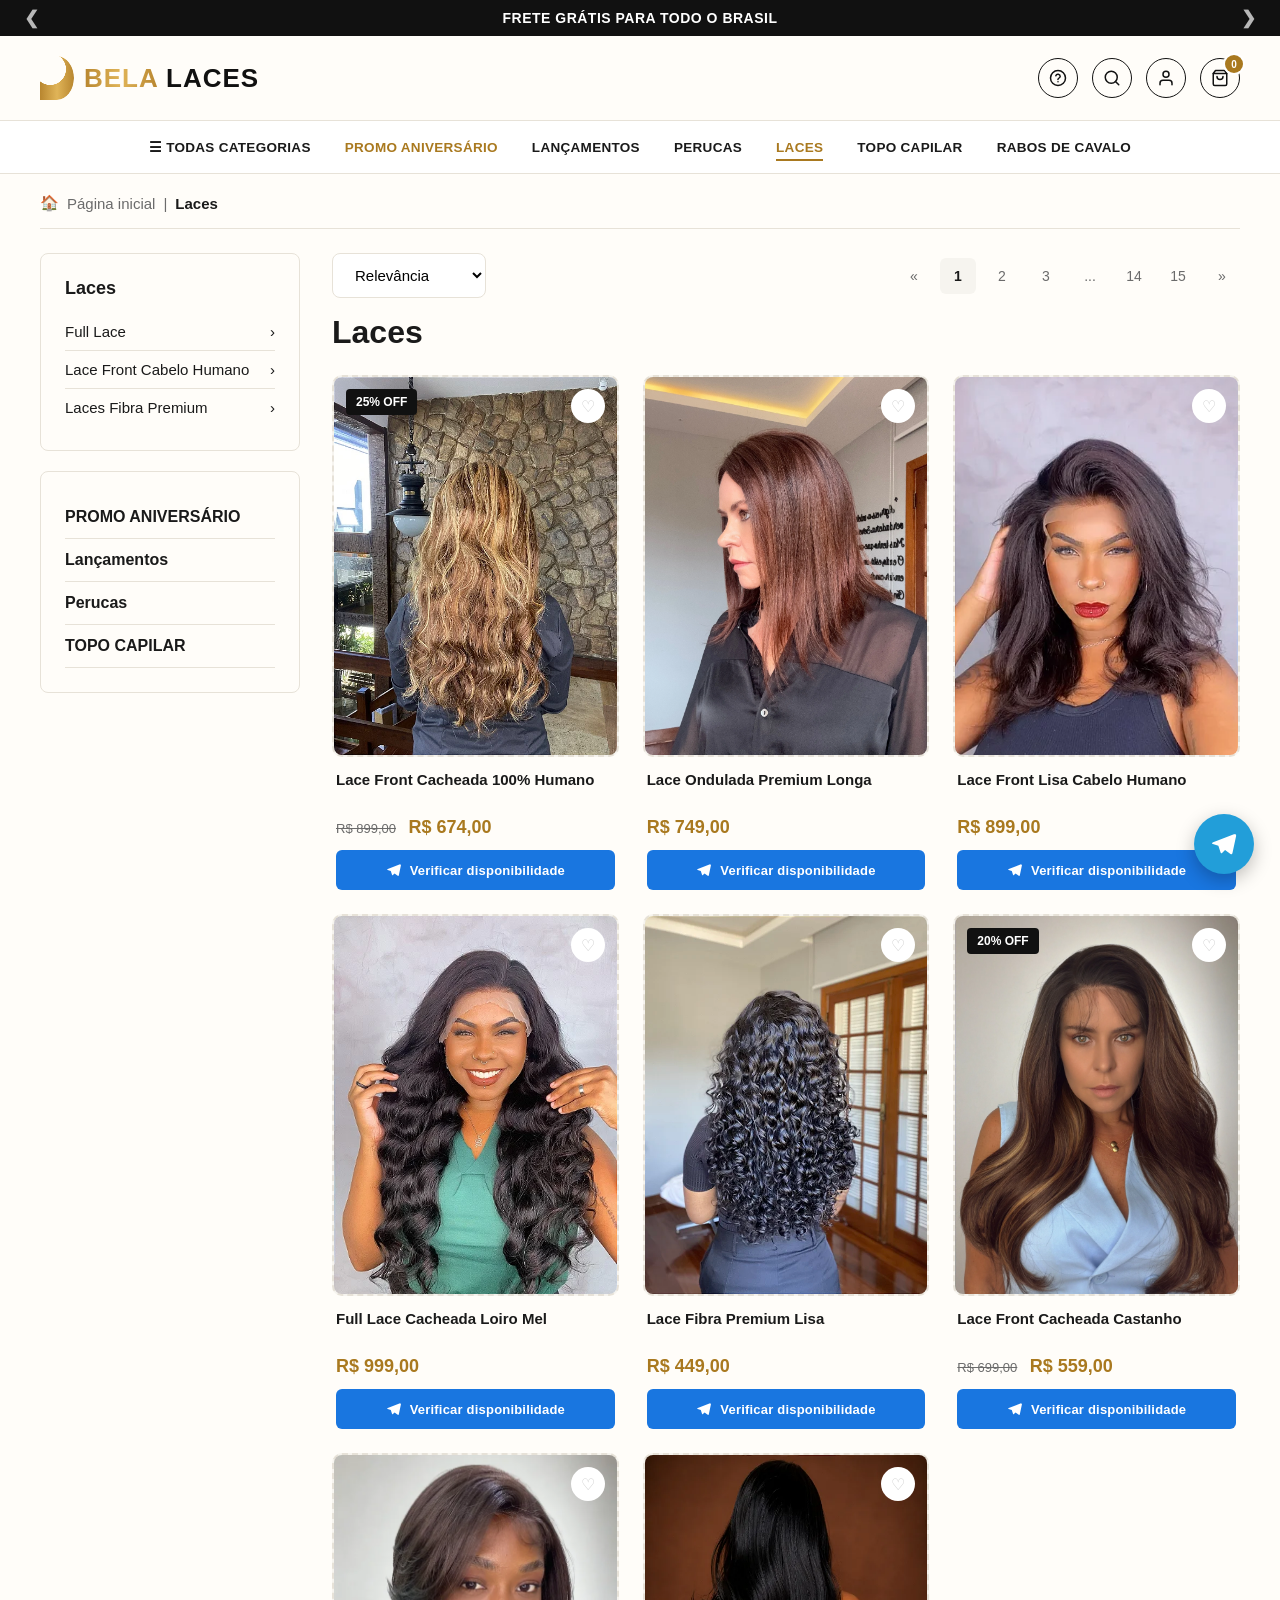
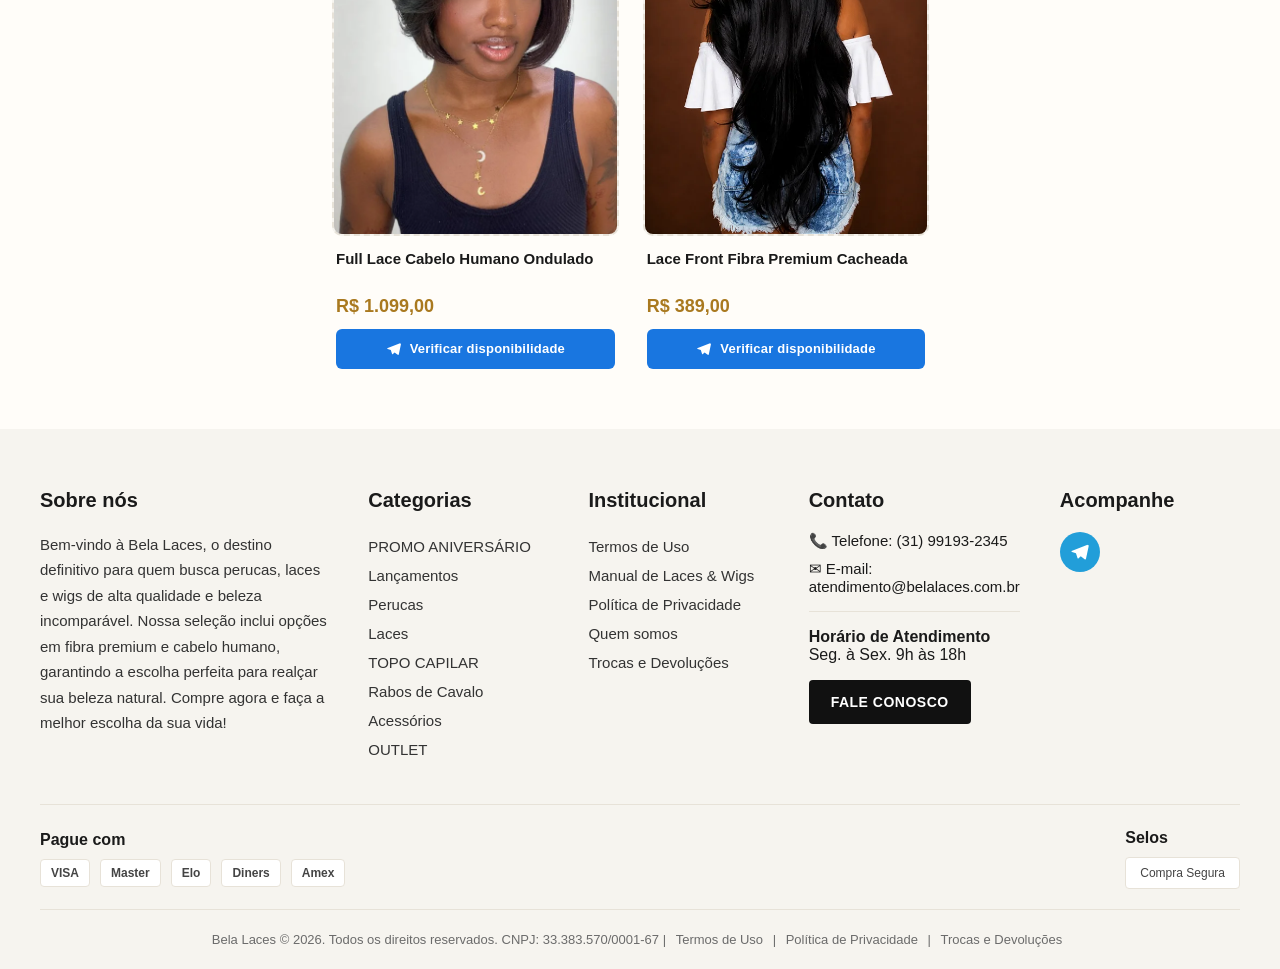
<file: Laces.html>
<!DOCTYPE html>
<html lang="pt-BR">
<head>
<meta charset="UTF-8">
<meta name="viewport" content="width=device-width, initial-scale=1.0">
<title>Laces | Bela Laces</title>
<link rel="stylesheet" href="roleta.css">
<style>

  :root{
    --gold-1:#d4a942;
    --gold-2:#a9791f;
    --gold-grad: linear-gradient(90deg,#b8862f,#e0b458,#b8862f);
    --amber-bar:#c98a3d;
    --black:#111111;
    --black-soft:#1c1c1c;
    --cream:#fffdf9;
    --gray-bg:#f6f4ef;
    --text:#1a1a1a;
    --text-light:#6b6b6b;
    --border:#e7e2d8;
    --heart:#c9c9c9;
    --telegram:#229ED9;
  }
  *{box-sizing:border-box; margin:0; padding:0;}
  body{
    font-family: 'Segoe UI', Arial, sans-serif;
    color:var(--text);
    background:var(--cream);
  }
  a{text-decoration:none; color:inherit;}
  ul{list-style:none;}
  img{max-width:100%; display:block;}

  .topbar{
    background: var(--black);
    color:#fff;
    text-align:center;
    padding:10px 20px;
    font-weight:700;
    letter-spacing:.5px;
    font-size:14px;
    display:flex;
    align-items:center;
    justify-content:center;
    gap:20px;
    position:relative;
  }
  .topbar .arrow{
    position:absolute;
    cursor:pointer;
    font-size:18px;
    opacity:.7;
    transition:opacity .2s ease, transform .2s ease;
  }
  .topbar .arrow:hover{opacity:1; transform:scale(1.15);}
  .topbar .arrow.left{left:24px;}
  .topbar .arrow.right{right:24px;}

  header.main-header{
    display:flex;
    align-items:center;
    justify-content:space-between;
    gap:20px;
    padding:20px 40px;
  }
  .logo{
    display:flex;
    align-items:center;
    gap:10px;
    font-weight:800;
    font-size:26px;
    letter-spacing:1px;
    white-space:nowrap;
  }
  .logo .leaf{
    width:34px;height:44px;
    background: var(--gold-grad);
    -webkit-mask: radial-gradient(circle at 30% 30%, transparent 40%, black 41%);
    mask: radial-gradient(circle at 30% 30%, transparent 40%, black 41%);
    border-radius: 50% 50% 50% 0;
  }
  .logo span.bela{
    background:var(--gold-grad);
    -webkit-background-clip:text;
    background-clip:text;
    color:transparent;
  }
  .logo span.laces{color:var(--black);}

  .header-actions{
    display:flex;
    align-items:center;
    gap:14px;
  }
  .header-actions a{
    position:relative;
    width:40px;height:40px;
    border-radius:50%;
    border:1.5px solid var(--black);
    display:flex;align-items:center;justify-content:center;
    font-size:16px;
    color:var(--black);
    flex-shrink:0;
    transition:background .2s ease, transform .2s ease, box-shadow .2s ease, border-color .2s ease;
  }
  .header-actions a:hover{
    background:var(--black);
    color:#fff;
    border-color:var(--black);
    transform:translateY(-2px);
    box-shadow:0 6px 14px rgba(0,0,0,.18);
  }
  .header-actions a svg{width:18px;height:18px;}
  .header-actions .cart-count{
    position:absolute;
    top:-4px;
    right:-4px;
    width:18px;height:18px;
    border-radius:50%;
    background:var(--gold-2);
    color:#fff;
    font-size:10px;
    font-weight:800;
    display:flex;align-items:center;justify-content:center;
    box-shadow:0 0 0 2px #fff;
  }

  nav.main-nav{
    background:#fff;
    color:var(--text);
    border-top:1px solid var(--border);
    border-bottom:1px solid var(--border);
    position:sticky;
    top:0;
    z-index:50;
  }
  nav.main-nav ul{
    display:flex;
    align-items:center;
    justify-content:center;
    gap:34px;
    padding:16px 40px;
    flex-wrap:wrap;
  }
  nav.main-nav ul li a{
    position:relative;
    font-weight:700;
    font-size:13.5px;
    letter-spacing:.3px;
    display:flex;
    align-items:center;
    gap:6px;
    color:var(--text);
    text-transform:uppercase;
    padding:2px 0;
    transition:color .2s ease;
  }
  nav.main-nav ul li a::after{
    content:"";
    position:absolute;
    left:0; right:100%;
    bottom:-4px;
    height:2px;
    background:var(--gold-2);
    transition:right .25s ease;
  }
  nav.main-nav ul li a:hover{color:var(--gold-2);}
  nav.main-nav ul li a:hover::after{right:0;}
  nav.main-nav ul li:first-child a{gap:10px;}
  nav.main-nav .promo{color:var(--gold-2) !important;}
  nav.main-nav ul li a.active{color:var(--gold-2) !important;}
  nav.main-nav ul li a.active::after{right:0;}

  .breadcrumb{
    padding:20px 40px 0;
    display:flex;
    align-items:center;
    gap:8px;
    color:var(--text-light);
    font-size:15px;
  }
  .breadcrumb strong{color:var(--text);}
  .breadcrumb-divider{
    margin:16px 40px 0;
    border-bottom:1px solid var(--border);
  }

  .page-wrap{
    display:flex;
    gap:32px;
    padding:24px 40px 60px;
    align-items:flex-start;
  }
  aside.sidebar{
    width:260px;
    flex-shrink:0;
  }
  .filter-box{
    border:1px solid var(--border);
    border-radius:8px;
    padding:24px;
    margin-bottom:20px;
  }
  .filter-box h3{
    font-size:18px;
    margin-bottom:14px;
  }
  .filter-box ul li{
    padding:10px 0;
    border-bottom:1px solid var(--border);
    display:flex;
    justify-content:space-between;
    align-items:center;
    font-size:15px;
    cursor:pointer;
  }
  .filter-box ul li:last-child{border-bottom:none;}
  .filter-box.links ul li{
    font-weight:700;
    font-size:16px;
    border-bottom:1px solid var(--border);
    padding:12px 0;
  }

  main.content{flex:1; min-width:0;}
  .content-top{
    display:flex;
    justify-content:space-between;
    align-items:center;
    flex-wrap:wrap;
    gap:16px;
    margin-bottom:16px;
  }
  .sort-select{
    border:1px solid var(--border);
    border-radius:8px;
    padding:12px 18px;
    font-size:15px;
    background:#fff;
    cursor:pointer;
  }
  .pagination{
    display:flex;
    gap:8px;
  }
  .pagination span{
    width:36px;height:36px;
    display:flex;align-items:center;justify-content:center;
    border-radius:6px;
    font-size:14px;
    cursor:pointer;
    color:var(--text-light);
  }
  .pagination span.active{
    background:var(--gray-bg);
    color:var(--text);
    font-weight:700;
  }
  h1.section-title{
    font-size:32px;
    margin:6px 0 24px;
  }

  .product-grid{
    display:grid;
    grid-template-columns:repeat(auto-fill, minmax(220px,1fr));
    gap:24px;
  }
  .product-card{
    position:relative;
    display:flex;
    flex-direction:column;
  }
  .product-image{
    position:relative;
    aspect-ratio:3/4;
    border-radius:10px;
    overflow:hidden;
    background:var(--gray-bg);
    border:2px dashed var(--border);
    display:flex;
    align-items:center;
    justify-content:center;
    text-align:center;
    color:var(--text-light);
    font-size:13px;
    padding:14px;
  }
  .product-image img{
    width:100%;height:100%;object-fit:cover;
    position:absolute; inset:0;
  }
  .badge{
    position:absolute;
    top:12px;left:12px;
    background:var(--black);
    color:#fff;
    font-size:12px;
    font-weight:700;
    padding:6px 10px;
    border-radius:4px;
    z-index:2;
  }
  .heart{
    position:absolute;
    top:12px;right:12px;
    width:34px;height:34px;
    background:#fff;
    border-radius:50%;
    display:flex;align-items:center;justify-content:center;
    color:var(--heart);
    font-size:16px;
    z-index:2;
    cursor:pointer;
  }
  .product-info{padding:14px 4px 0;}
  .product-info .name{font-size:15px; font-weight:600; margin-bottom:6px; min-height:40px;}
  .product-info .price-old{
    color:var(--text-light);
    text-decoration:line-through;
    font-size:13px;
    margin-right:8px;
  }
  .product-info .price-new{
    font-size:18px;
    font-weight:800;
    color:var(--gold-2);
  }
  .check-btn{
    display:flex;
    align-items:center;
    justify-content:center;
    gap:8px;
    margin-top:12px;
    width:100%;
    background:#1976e0;
    color:#fff;
    border:none;
    padding:12px 14px;
    border-radius:6px;
    font-size:13px;
    font-weight:700;
    letter-spacing:.2px;
    cursor:pointer;
    text-decoration:none;
    transition:background .15s ease;
  }
  .check-btn:hover{background:#125bb5;}
  .check-btn svg{width:16px;height:16px; fill:#fff; flex-shrink:0;}

  footer{
    background:var(--gray-bg);
    padding:60px 40px 0;
  }
  .footer-grid{
    display:grid;
    grid-template-columns: 1.6fr 1fr 1fr 1fr 1fr;
    gap:40px;
    padding-bottom:40px;
    border-bottom:1px solid var(--border);
  }
  .footer-grid h4{
    font-size:20px;
    margin-bottom:20px;
  }
  .footer-grid p{
    font-size:15px;
    line-height:1.7;
    color:#333;
  }
  .footer-grid ul li{
    padding:6px 0;
    font-size:15px;
    color:#333;
  }
  .footer-grid ul li a:hover{color:var(--gold-2);}
  .contact-item{
    display:flex;
    gap:10px;
    margin-bottom:10px;
    font-size:15px;
    align-items:flex-start;
  }
  .hr-light{border:none; border-top:1px solid var(--border); margin:16px 0;}
  .cta-btn{
    background:var(--black);
    color:#fff;
    border:none;
    padding:14px 22px;
    font-weight:700;
    border-radius:4px;
    cursor:pointer;
    margin-top:16px;
    font-size:14px;
    letter-spacing:.5px;
  }
  .social-row{
    display:flex;
    gap:14px;
    margin-top:6px;
  }
  .social-row a{
    width:40px;height:40px;
    border-radius:50%;
    background:var(--telegram);
    color:#fff;
    display:flex;align-items:center;justify-content:center;
  }
  .social-row a svg, .float-telegram svg{
    width:20px;height:20px;
    fill:#fff;
  }
  .float-telegram svg{width:28px;height:28px;}

  .footer-bottom{
    display:flex;
    justify-content:space-between;
    align-items:center;
    flex-wrap:wrap;
    gap:20px;
    padding:24px 0 20px;
  }
  .pay-icons{
    display:flex;
    gap:10px;
  }
  .pay-icons span{
    border:1px solid var(--border);
    background:#fff;
    padding:6px 10px;
    border-radius:4px;
    font-size:12px;
    font-weight:700;
    color:#444;
  }
  .seal{
    border:1px solid var(--border);
    background:#fff;
    padding:8px 14px;
    border-radius:4px;
    font-size:12px;
    color:#444;
  }
  .legal-bar{
    text-align:center;
    font-size:13px;
    color:var(--text-light);
    padding:22px 0;
    border-top:1px solid var(--border);
  }
  .legal-bar a{margin:0 6px; color:var(--text-light);}
  .legal-bar a:hover{color:var(--gold-2);}

  .float-telegram{
    position:fixed;
    bottom:26px;
    right:26px;
    width:60px;height:60px;
    background:var(--telegram);
    border-radius:50%;
    display:flex;align-items:center;justify-content:center;
    color:#fff;
    box-shadow:0 6px 18px rgba(0,0,0,.25);
    z-index:99;
  }

  @media (max-width: 980px){
    .page-wrap{flex-direction:column;}
    aside.sidebar{width:100%;}
    .footer-grid{grid-template-columns:1fr 1fr;}
  }
  @media (max-width: 600px){
    header.main-header{padding:16px;}
    nav.main-nav ul{padding:14px 16px; gap:20px; overflow-x:auto;}
    .page-wrap{padding:16px;}
    .breadcrumb, .breadcrumb-divider{padding-left:16px; margin-left:16px; margin-right:16px;}
    footer{padding:40px 16px 0;}
    .footer-grid{grid-template-columns:1fr;}
  }

</style>
</head>
<body>

  <!-- ===== TOPO ===== -->
  <div class="topbar">
    <span class="arrow left">&#10094;</span>
    FRETE GRÁTIS PARA TODO O BRASIL
    <span class="arrow right">&#10095;</span>
  </div>

  <!-- ===== HEADER ===== -->
  <header class="main-header">
    <a href="index.html" class="logo">
      <div class="leaf"></div>
      <div><span class="bela">BELA</span> <span class="laces">LACES</span></div>
    </a>

    <div class="header-actions">
      <a href="#" title="Central de Atendimento">
        <svg viewBox="0 0 24 24" fill="none" stroke="currentColor" stroke-width="2" stroke-linecap="round" stroke-linejoin="round"><circle cx="12" cy="12" r="10"/><path d="M9.09 9a3 3 0 0 1 5.83 1c0 2-3 2-3 4"/><line x1="12" y1="17" x2="12.01" y2="17"/></svg>
      </a>
      <a href="#" title="Buscar">
        <svg viewBox="0 0 24 24" fill="none" stroke="currentColor" stroke-width="2" stroke-linecap="round" stroke-linejoin="round"><circle cx="11" cy="11" r="8"/><line x1="21" y1="21" x2="16.65" y2="16.65"/></svg>
      </a>
      <a href="#" title="Entrar ou Cadastrar-se">
        <svg viewBox="0 0 24 24" fill="none" stroke="currentColor" stroke-width="2" stroke-linecap="round" stroke-linejoin="round"><path d="M20 21v-2a4 4 0 0 0-4-4H8a4 4 0 0 0-4 4v2"/><circle cx="12" cy="7" r="4"/></svg>
      </a>
      <a href="#" title="Minha Sacola">
        <svg viewBox="0 0 24 24" fill="none" stroke="currentColor" stroke-width="2" stroke-linecap="round" stroke-linejoin="round"><path d="M6 2 3 6v14a2 2 0 0 0 2 2h14a2 2 0 0 0 2-2V6l-3-4Z"/><path d="M3 6h18"/><path d="M16 10a4 4 0 0 1-8 0"/></svg>
        <span class="cart-count">0</span>
      </a>
    </div>
  </header>

  <!-- ===== NAV ===== -->
  <nav class="main-nav">
    <ul>
      <li><a href="index.html">&#9776; Todas Categorias</a></li>
      <li><a href="promo-aniversario.html" class="promo">PROMO ANIVERSÁRIO</a></li>
      <li><a href="lancamentos.html">Lançamentos</a></li>
      <li><a href="perucas.html">Perucas</a></li>
      <li><a href="laces.html" class="active">Laces</a></li>
      <li><a href="topo-capilar.html">TOPO CAPILAR</a></li>
      <li><a href="rabos-de-cavalo.html">Rabos de Cavalo</a></li>
    </ul>
  </nav>

  <!-- ===== BREADCRUMB ===== -->
  <div class="breadcrumb">
    &#127968; <a href="index.html">Página inicial</a> | <strong>Laces</strong>
  </div>
  <div class="breadcrumb-divider"></div>

  <!-- ===== CONTEÚDO ===== -->
  <div class="page-wrap">

    <aside class="sidebar">
      <div class="filter-box">
        <h3>Laces</h3>
        <ul>
          <li>Full Lace <span>&#8250;</span></li>
          <li>Lace Front Cabelo Humano <span>&#8250;</span></li>
          <li>Laces Fibra Premium <span>&#8250;</span></li>
        </ul>
      </div>

      <div class="filter-box links">
        <ul>
          <li><a href="promo-aniversario.html">PROMO ANIVERSÁRIO</a></li>
          <li><a href="lancamentos.html">Lançamentos</a></li>
          <li><a href="perucas.html">Perucas</a></li>
          <li><a href="topo-capilar.html">TOPO CAPILAR</a></li>
        </ul>
      </div>
    </aside>

    <main class="content">
      <div class="content-top">
        <select class="sort-select">
          <option>Relevância</option>
          <option>Menor preço</option>
          <option>Maior preço</option>
          <option>Mais vendidos</option>
        </select>
        <div class="pagination" id="pagination"></div>
      </div>

      <h1 class="section-title">Laces</h1>

      <div class="product-grid" id="productGrid"></div>
    </main>
  </div>

  <!-- ===== FOOTER ===== -->
  <footer>
    <div class="footer-grid">
      <div>
        <h4>Sobre nós</h4>
        <p>
          Bem-vindo à Bela Laces, o destino definitivo para quem busca perucas, laces e
          wigs de alta qualidade e beleza incomparável. Nossa seleção inclui opções em
          fibra premium e cabelo humano, garantindo a escolha perfeita para realçar sua
          beleza natural. Compre agora e faça a melhor escolha da sua vida!
        </p>
      </div>

      <div>
        <h4>Categorias</h4>
        <ul>
          <li><a href="promo-aniversario.html">PROMO ANIVERSÁRIO</a></li>
          <li><a href="lancamentos.html">Lançamentos</a></li>
          <li><a href="perucas.html">Perucas</a></li>
          <li><a href="laces.html">Laces</a></li>
          <li><a href="topo-capilar.html">TOPO CAPILAR</a></li>
          <li><a href="rabos-de-cavalo.html">Rabos de Cavalo</a></li>
          <li><a href="acessorios.html">Acessórios</a></li>
          <li><a href="outlet.html">OUTLET</a></li>
        </ul>
      </div>

      <div>
        <h4>Institucional</h4>
        <ul>
          <li><a href="termos-de-uso.html">Termos de Uso</a></li>
          <li><a href="manual-laces-wigs.html">Manual de Laces &amp; Wigs</a></li>
          <li><a href="politica-de-privacidade.html">Política de Privacidade</a></li>
          <li><a href="quem-somos.html">Quem somos</a></li>
          <li><a href="trocas-e-devolucoes.html">Trocas e Devoluções</a></li>
        </ul>
      </div>

      <div>
        <h4>Contato</h4>
        <div class="contact-item">&#128222; Telefone: (31) 99193-2345</div>
        <div class="contact-item">&#9993; E-mail: atendimento@belalaces.com.br</div>
        <hr class="hr-light">
        <div><strong>Horário de Atendimento</strong></div>
        <div>Seg. à Sex. 9h às 18h</div>
        <button class="cta-btn">FALE CONOSCO</button>
      </div>

      <div>
        <h4>Acompanhe</h4>
        <div class="social-row">
          <a href="https://t.me/SEU_USUARIO_TELEGRAM" target="_blank" title="Telegram">
            <svg viewBox="0 0 24 24"><path d="M21.05 3.4 2.7 10.53c-1.24.5-1.23 1.2-.23 1.5l4.7 1.47 1.83 5.6c.22.6.37.83.75.83.3 0 .43-.14.6-.3l2.55-2.45 4.66 3.44c.86.5 1.48.24 1.7-.8l3.08-14.5c.32-1.28-.48-1.85-1.3-1.5Z"/></svg>
          </a>
        </div>
      </div>
    </div>

    <div class="footer-bottom">
      <div>
        <div style="font-weight:700; margin-bottom:10px;">Pague com</div>
        <div class="pay-icons">
          <span>VISA</span><span>Master</span><span>Elo</span><span>Diners</span><span>Amex</span>
        </div>
      </div>
      <div>
        <div style="font-weight:700; margin-bottom:10px;">Selos</div>
        <div class="seal">Compra Segura</div>
      </div>
    </div>

    <div class="legal-bar" id="termos">
      Bela Laces © 2026. Todos os direitos reservados. CNPJ: 33.383.570/0001-67 |
      <a href="termos-de-uso.html">Termos de Uso</a> | <a href="politica-de-privacidade.html">Política de Privacidade</a> | <a href="trocas-e-devolucoes.html">Trocas e Devoluções</a>
    </div>
  </footer>

  <!-- ===== BOTÃO FLUTUANTE TELEGRAM ===== -->
  <a class="float-telegram" href="https://t.me/SEU_USUARIO_TELEGRAM" target="_blank" title="Fale conosco no Telegram">
    <svg viewBox="0 0 24 24"><path d="M21.05 3.4 2.7 10.53c-1.24.5-1.23 1.2-.23 1.5l4.7 1.47 1.83 5.6c.22.6.37.83.75.83.3 0 .43-.14.6-.3l2.55-2.45 4.66 3.44c.86.5 1.48.24 1.7-.8l3.08-14.5c.32-1.28-.48-1.85-1.3-1.5Z"/></svg>
  </a>

  <script>
    /* ============================================================
       CONFIGURAÇÃO DOS PRODUTOS
       -> Todas as fotos ficam na mesma pasta "img", numeradas
       sequencialmente. Página Laces usa img1.webp a img8.webp.
    ============================================================ */
    const produtos = [
      { nome: "Lace Front Cacheada 100% Humano", precoAntigo: "R$ 899,00", preco: "R$ 674,00", desconto: "25% OFF", imagem: "img/img1.webp" },
      { nome: "Lace Ondulada Premium Longa", precoAntigo: "", preco: "R$ 749,00", desconto: "", imagem: "img/img2.webp" },
      { nome: "Lace Front Lisa Cabelo Humano", precoAntigo: "", preco: "R$ 899,00", desconto: "", imagem: "img/img3.webp" },
      { nome: "Full Lace Cacheada Loiro Mel", precoAntigo: "", preco: "R$ 999,00", desconto: "", imagem: "img/img4.webp" },
      { nome: "Lace Fibra Premium Lisa", precoAntigo: "", preco: "R$ 449,00", desconto: "", imagem: "img/img5.webp" },
      { nome: "Lace Front Cacheada Castanho", precoAntigo: "R$ 699,00", preco: "R$ 559,00", desconto: "20% OFF", imagem: "img/img6.webp" },
      { nome: "Full Lace Cabelo Humano Ondulado", precoAntigo: "", preco: "R$ 1.099,00", desconto: "", imagem: "img/img7.webp" },
      { nome: "Lace Front Fibra Premium Cacheada", precoAntigo: "", preco: "R$ 389,00", desconto: "", imagem: "img/img8.webp" }
    ];

    const grid = document.getElementById('productGrid');

    produtos.forEach(p => {
      const card = document.createElement('div');
      card.className = 'product-card';

      const imgHtml = p.imagem
        ? `<img src="${p.imagem}" alt="${p.nome}">`
        : `COLOQUE AQUI<br>O LINK DA FOTO`;

      card.innerHTML = `
        <div class="product-image">
          ${p.desconto ? `<span class="badge">${p.desconto}</span>` : ''}
          <span class="heart">&#9825;</span>
          ${imgHtml}
        </div>
        <div class="product-info">
          <div class="name">${p.nome}</div>
          <div>
            ${p.precoAntigo ? `<span class="price-old">${p.precoAntigo}</span>` : ''}
            <span class="price-new">${p.preco}</span>
          </div>
          <a class="check-btn" href="https://t.me/SEU_USUARIO_TELEGRAM?text=${encodeURIComponent('Olá! Tenho interesse em verificar a disponibilidade de: ' + p.nome)}" target="_blank">
            <svg viewBox="0 0 24 24"><path d="M21.05 3.4 2.7 10.53c-1.24.5-1.23 1.2-.23 1.5l4.7 1.47 1.83 5.6c.22.6.37.83.75.83.3 0 .43-.14.6-.3l2.55-2.45 4.66 3.44c.86.5 1.48.24 1.7-.8l3.08-14.5c.32-1.28-.48-1.85-1.3-1.5Z"/></svg>
            Verificar disponibilidade
          </a>
        </div>
      `;
      grid.appendChild(card);
    });

    // Paginação simples (visual)
    const pag = document.getElementById('pagination');
    const paginas = ['«','1','2','3','...','14','15','»'];
    paginas.forEach((n,i) => {
      const s = document.createElement('span');
      s.textContent = n;
      if(n === '1') s.classList.add('active');
      pag.appendChild(s);
    });
  </script>
  <script src="roleta.js"></script>

</body>
</html>
</file>
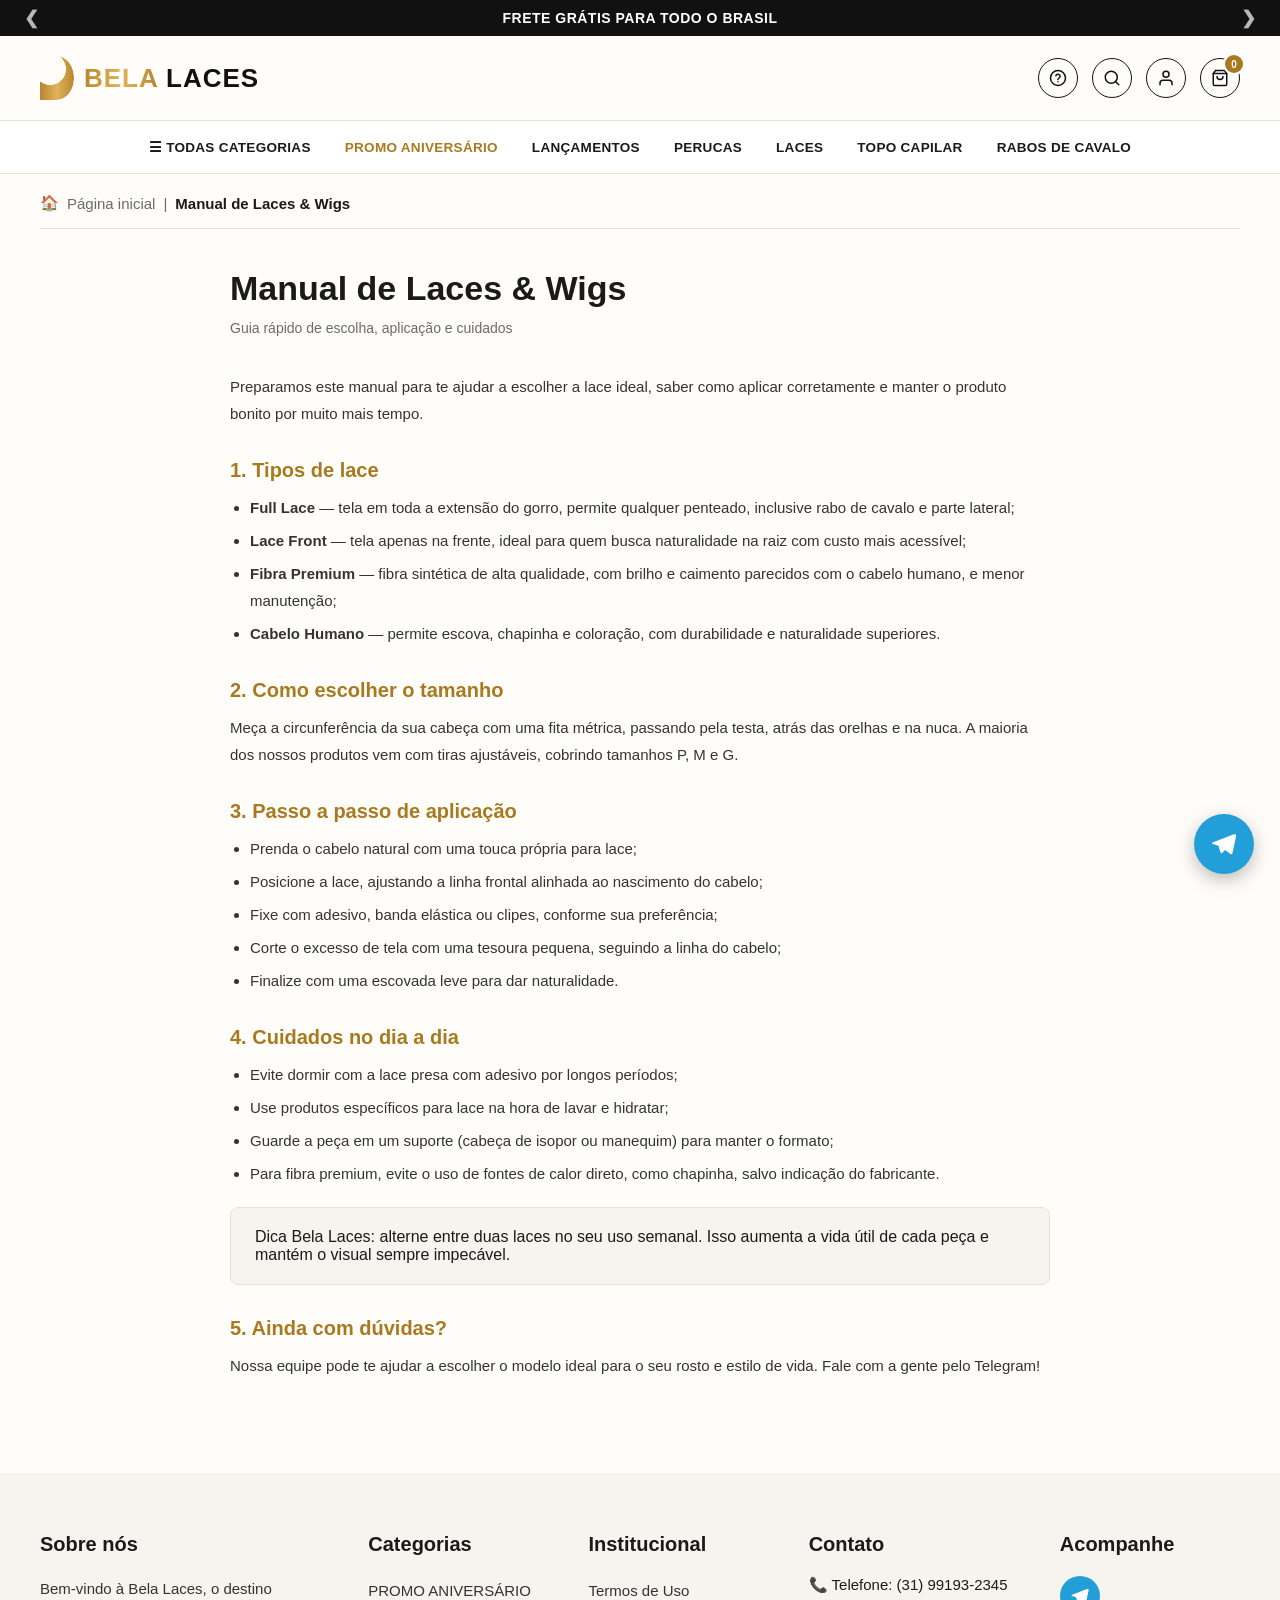
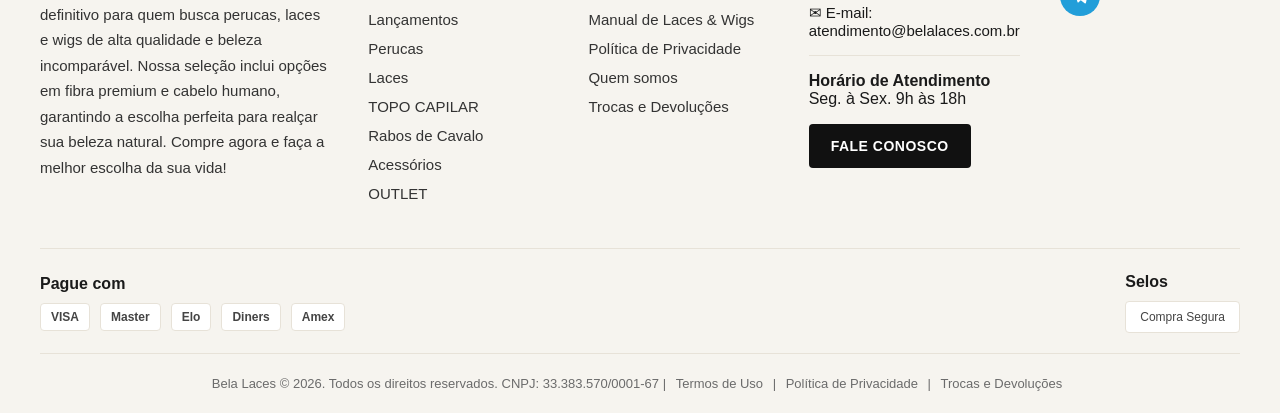
<file: manual-laces-wigs.html>
<!DOCTYPE html>
<html lang="pt-BR">
<head>
<meta charset="UTF-8">
<meta name="viewport" content="width=device-width, initial-scale=1.0">
<title>Manual de Laces &amp; Wigs | Bela Laces</title>
<link rel="stylesheet" href="style.css">
</head>
<body>

  <div class="topbar">
    <span class="arrow left">&#10094;</span>
    FRETE GRÁTIS PARA TODO O BRASIL
    <span class="arrow right">&#10095;</span>
  </div>

  <header class="main-header">
    <a href="home.html" class="logo">
      <div class="leaf"></div>
      <div><span class="bela">BELA</span> <span class="laces">LACES</span></div>
    </a>

    <div class="header-actions">
      <a href="#" title="Central de Atendimento">
        <svg viewBox="0 0 24 24" fill="none" stroke="currentColor" stroke-width="2" stroke-linecap="round" stroke-linejoin="round"><circle cx="12" cy="12" r="10"/><path d="M9.09 9a3 3 0 0 1 5.83 1c0 2-3 2-3 4"/><line x1="12" y1="17" x2="12.01" y2="17"/></svg>
      </a>
      <a href="#" title="Buscar">
        <svg viewBox="0 0 24 24" fill="none" stroke="currentColor" stroke-width="2" stroke-linecap="round" stroke-linejoin="round"><circle cx="11" cy="11" r="8"/><line x1="21" y1="21" x2="16.65" y2="16.65"/></svg>
      </a>
      <a href="#" title="Entrar ou Cadastrar-se">
        <svg viewBox="0 0 24 24" fill="none" stroke="currentColor" stroke-width="2" stroke-linecap="round" stroke-linejoin="round"><path d="M20 21v-2a4 4 0 0 0-4-4H8a4 4 0 0 0-4 4v2"/><circle cx="12" cy="7" r="4"/></svg>
      </a>
      <a href="#" title="Minha Sacola">
        <svg viewBox="0 0 24 24" fill="none" stroke="currentColor" stroke-width="2" stroke-linecap="round" stroke-linejoin="round"><path d="M6 2 3 6v14a2 2 0 0 0 2 2h14a2 2 0 0 0 2-2V6l-3-4Z"/><path d="M3 6h18"/><path d="M16 10a4 4 0 0 1-8 0"/></svg>
        <span class="cart-count">0</span>
      </a>
    </div>
  </header>

  <nav class="main-nav">
    <ul>
      <li><a href="home.html">&#9776; Todas Categorias</a></li>
      <li><a href="promo-aniversario.html" class="promo">PROMO ANIVERSÁRIO</a></li>
      <li><a href="lancamentos.html">Lançamentos</a></li>
      <li><a href="perucas.html">Perucas</a></li>
      <li><a href="index.html">Laces</a></li>
      <li><a href="topo-capilar.html">TOPO CAPILAR</a></li>
      <li><a href="rabos-de-cavalo.html">Rabos de Cavalo</a></li>
    </ul>
  </nav>

  <div class="breadcrumb">
    &#127968; <a href="home.html">Página inicial</a> | <strong>Manual de Laces &amp; Wigs</strong>
  </div>
  <div class="breadcrumb-divider"></div>

  <div class="legal-page">
    <h1>Manual de Laces &amp; Wigs</h1>
    <p class="updated">Guia rápido de escolha, aplicação e cuidados</p>

    <p>
      Preparamos este manual para te ajudar a escolher a lace ideal, saber
      como aplicar corretamente e manter o produto bonito por muito mais
      tempo.
    </p>

    <h2>1. Tipos de lace</h2>
    <ul>
      <li><strong>Full Lace</strong> — tela em toda a extensão do gorro, permite qualquer penteado, inclusive rabo de cavalo e parte lateral;</li>
      <li><strong>Lace Front</strong> — tela apenas na frente, ideal para quem busca naturalidade na raiz com custo mais acessível;</li>
      <li><strong>Fibra Premium</strong> — fibra sintética de alta qualidade, com brilho e caimento parecidos com o cabelo humano, e menor manutenção;</li>
      <li><strong>Cabelo Humano</strong> — permite escova, chapinha e coloração, com durabilidade e naturalidade superiores.</li>
    </ul>

    <h2>2. Como escolher o tamanho</h2>
    <p>
      Meça a circunferência da sua cabeça com uma fita métrica, passando
      pela testa, atrás das orelhas e na nuca. A maioria dos nossos
      produtos vem com tiras ajustáveis, cobrindo tamanhos P, M e G.
    </p>

    <h2>3. Passo a passo de aplicação</h2>
    <ul>
      <li>Prenda o cabelo natural com uma touca própria para lace;</li>
      <li>Posicione a lace, ajustando a linha frontal alinhada ao nascimento do cabelo;</li>
      <li>Fixe com adesivo, banda elástica ou clipes, conforme sua preferência;</li>
      <li>Corte o excesso de tela com uma tesoura pequena, seguindo a linha do cabelo;</li>
      <li>Finalize com uma escovada leve para dar naturalidade.</li>
    </ul>

    <h2>4. Cuidados no dia a dia</h2>
    <ul>
      <li>Evite dormir com a lace presa com adesivo por longos períodos;</li>
      <li>Use produtos específicos para lace na hora de lavar e hidratar;</li>
      <li>Guarde a peça em um suporte (cabeça de isopor ou manequim) para manter o formato;</li>
      <li>Para fibra premium, evite o uso de fontes de calor direto, como chapinha, salvo indicação do fabricante.</li>
    </ul>

    <div class="box">
      Dica Bela Laces: alterne entre duas laces no seu uso semanal. Isso
      aumenta a vida útil de cada peça e mantém o visual sempre impecável.
    </div>

    <h2>5. Ainda com dúvidas?</h2>
    <p>
      Nossa equipe pode te ajudar a escolher o modelo ideal para o seu
      rosto e estilo de vida. Fale com a gente pelo Telegram!
    </p>
  </div>

  <footer>
    <div class="footer-grid">
      <div>
        <h4>Sobre nós</h4>
        <p>
          Bem-vindo à Bela Laces, o destino definitivo para quem busca perucas, laces e
          wigs de alta qualidade e beleza incomparável. Nossa seleção inclui opções em
          fibra premium e cabelo humano, garantindo a escolha perfeita para realçar sua
          beleza natural. Compre agora e faça a melhor escolha da sua vida!
        </p>
      </div>
      <div>
        <h4>Categorias</h4>
        <ul>
          <li><a href="promo-aniversario.html">PROMO ANIVERSÁRIO</a></li>
          <li><a href="lancamentos.html">Lançamentos</a></li>
          <li><a href="perucas.html">Perucas</a></li>
          <li><a href="index.html">Laces</a></li>
          <li><a href="topo-capilar.html">TOPO CAPILAR</a></li>
          <li><a href="rabos-de-cavalo.html">Rabos de Cavalo</a></li>
          <li><a href="acessorios.html">Acessórios</a></li>
          <li><a href="outlet.html">OUTLET</a></li>
        </ul>
      </div>
      <div>
        <h4>Institucional</h4>
        <ul>
          <li><a href="termos-de-uso.html">Termos de Uso</a></li>
          <li><a href="manual-laces-wigs.html">Manual de Laces &amp; Wigs</a></li>
          <li><a href="politica-de-privacidade.html">Política de Privacidade</a></li>
          <li><a href="quem-somos.html">Quem somos</a></li>
          <li><a href="trocas-e-devolucoes.html">Trocas e Devoluções</a></li>
        </ul>
      </div>
      <div>
        <h4>Contato</h4>
        <div class="contact-item">&#128222; Telefone: (31) 99193-2345</div>
        <div class="contact-item">&#9993; E-mail: atendimento@belalaces.com.br</div>
        <hr class="hr-light">
        <div><strong>Horário de Atendimento</strong></div>
        <div>Seg. à Sex. 9h às 18h</div>
        <button class="cta-btn">FALE CONOSCO</button>
      </div>
      <div>
        <h4>Acompanhe</h4>
        <div class="social-row">
          <a href="https://t.me/SEU_USUARIO_TELEGRAM" target="_blank" title="Telegram">
            <svg viewBox="0 0 24 24"><path d="M21.05 3.4 2.7 10.53c-1.24.5-1.23 1.2-.23 1.5l4.7 1.47 1.83 5.6c.22.6.37.83.75.83.3 0 .43-.14.6-.3l2.55-2.45 4.66 3.44c.86.5 1.48.24 1.7-.8l3.08-14.5c.32-1.28-.48-1.85-1.3-1.5Z"/></svg>
          </a>
        </div>
      </div>
    </div>

    <div class="footer-bottom">
      <div>
        <div style="font-weight:700; margin-bottom:10px;">Pague com</div>
        <div class="pay-icons">
          <span>VISA</span><span>Master</span><span>Elo</span><span>Diners</span><span>Amex</span>
        </div>
      </div>
      <div>
        <div style="font-weight:700; margin-bottom:10px;">Selos</div>
        <div class="seal">Compra Segura</div>
      </div>
    </div>

    <div class="legal-bar">
      Bela Laces © 2026. Todos os direitos reservados. CNPJ: 33.383.570/0001-67 |
      <a href="termos-de-uso.html">Termos de Uso</a> | <a href="politica-de-privacidade.html">Política de Privacidade</a> | <a href="trocas-e-devolucoes.html">Trocas e Devoluções</a>
    </div>
  </footer>

  <a class="float-telegram" href="https://t.me/SEU_USUARIO_TELEGRAM" target="_blank" title="Fale conosco no Telegram">
    <svg viewBox="0 0 24 24"><path d="M21.05 3.4 2.7 10.53c-1.24.5-1.23 1.2-.23 1.5l4.7 1.47 1.83 5.6c.22.6.37.83.75.83.3 0 .43-.14.6-.3l2.55-2.45 4.66 3.44c.86.5 1.48.24 1.7-.8l3.08-14.5c.32-1.28-.48-1.85-1.3-1.5Z"/></svg>
  </a>

</body>
</html>
</file>
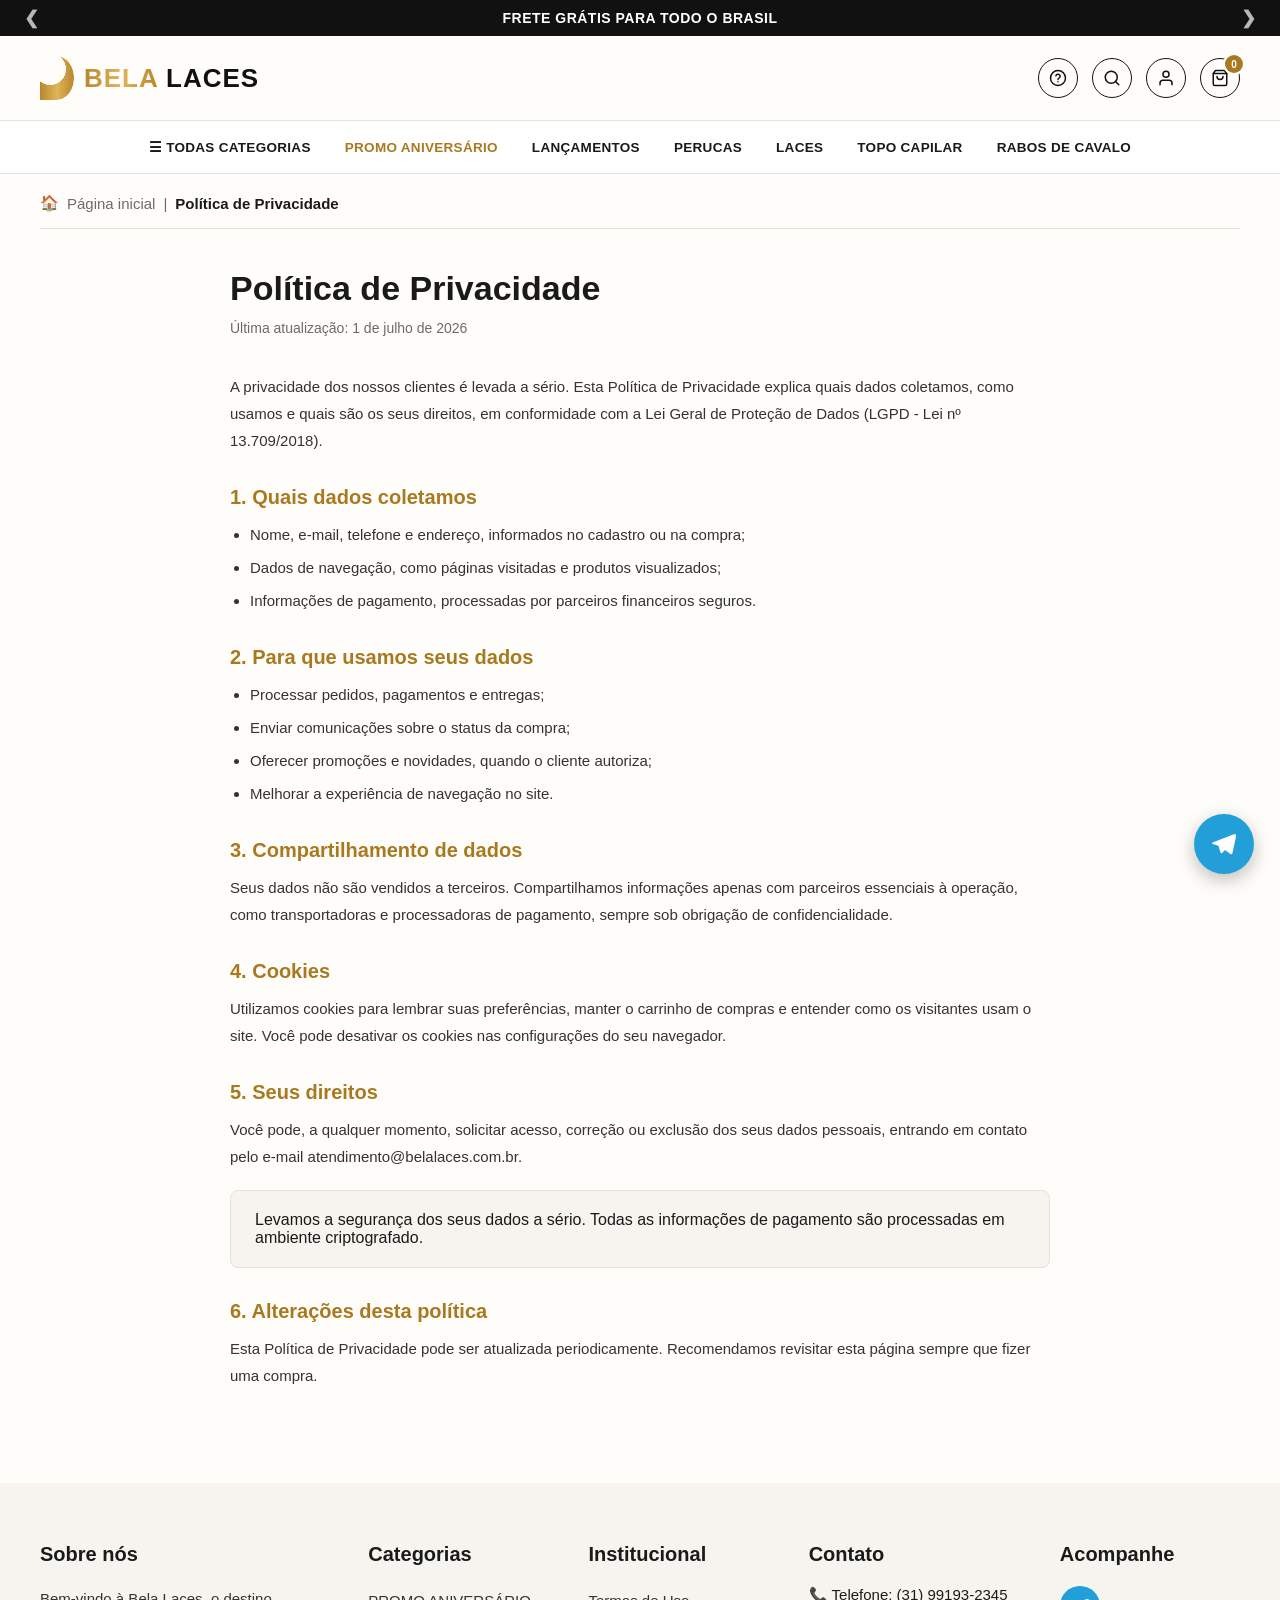
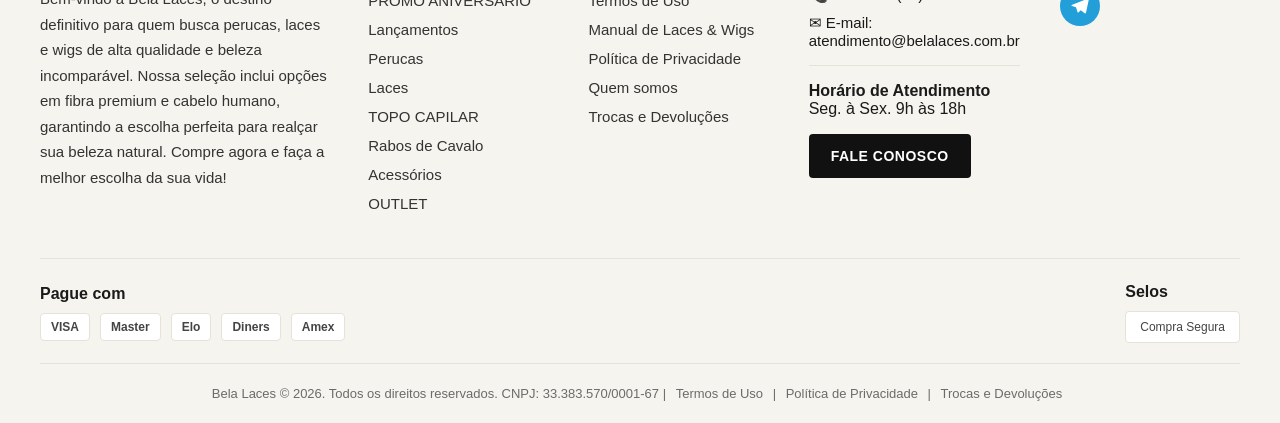
<file: politica-de-privacidade.html>
<!DOCTYPE html>
<html lang="pt-BR">
<head>
<meta charset="UTF-8">
<meta name="viewport" content="width=device-width, initial-scale=1.0">
<title>Política de Privacidade | Bela Laces</title>
<link rel="stylesheet" href="style.css">
</head>
<body>

  <div class="topbar">
    <span class="arrow left">&#10094;</span>
    FRETE GRÁTIS PARA TODO O BRASIL
    <span class="arrow right">&#10095;</span>
  </div>

  <header class="main-header">
    <a href="home.html" class="logo">
      <div class="leaf"></div>
      <div><span class="bela">BELA</span> <span class="laces">LACES</span></div>
    </a>

    <div class="header-actions">
      <a href="#" title="Central de Atendimento">
        <svg viewBox="0 0 24 24" fill="none" stroke="currentColor" stroke-width="2" stroke-linecap="round" stroke-linejoin="round"><circle cx="12" cy="12" r="10"/><path d="M9.09 9a3 3 0 0 1 5.83 1c0 2-3 2-3 4"/><line x1="12" y1="17" x2="12.01" y2="17"/></svg>
      </a>
      <a href="#" title="Buscar">
        <svg viewBox="0 0 24 24" fill="none" stroke="currentColor" stroke-width="2" stroke-linecap="round" stroke-linejoin="round"><circle cx="11" cy="11" r="8"/><line x1="21" y1="21" x2="16.65" y2="16.65"/></svg>
      </a>
      <a href="#" title="Entrar ou Cadastrar-se">
        <svg viewBox="0 0 24 24" fill="none" stroke="currentColor" stroke-width="2" stroke-linecap="round" stroke-linejoin="round"><path d="M20 21v-2a4 4 0 0 0-4-4H8a4 4 0 0 0-4 4v2"/><circle cx="12" cy="7" r="4"/></svg>
      </a>
      <a href="#" title="Minha Sacola">
        <svg viewBox="0 0 24 24" fill="none" stroke="currentColor" stroke-width="2" stroke-linecap="round" stroke-linejoin="round"><path d="M6 2 3 6v14a2 2 0 0 0 2 2h14a2 2 0 0 0 2-2V6l-3-4Z"/><path d="M3 6h18"/><path d="M16 10a4 4 0 0 1-8 0"/></svg>
        <span class="cart-count">0</span>
      </a>
    </div>
  </header>

  <nav class="main-nav">
    <ul>
      <li><a href="home.html">&#9776; Todas Categorias</a></li>
      <li><a href="promo-aniversario.html" class="promo">PROMO ANIVERSÁRIO</a></li>
      <li><a href="lancamentos.html">Lançamentos</a></li>
      <li><a href="perucas.html">Perucas</a></li>
      <li><a href="index.html">Laces</a></li>
      <li><a href="topo-capilar.html">TOPO CAPILAR</a></li>
      <li><a href="rabos-de-cavalo.html">Rabos de Cavalo</a></li>
    </ul>
  </nav>

  <div class="breadcrumb">
    &#127968; <a href="home.html">Página inicial</a> | <strong>Política de Privacidade</strong>
  </div>
  <div class="breadcrumb-divider"></div>

  <div class="legal-page">
    <h1>Política de Privacidade</h1>
    <p class="updated">Última atualização: 1 de julho de 2026</p>

    <p>
      A privacidade dos nossos clientes é levada a sério. Esta Política de
      Privacidade explica quais dados coletamos, como usamos e quais são
      os seus direitos, em conformidade com a Lei Geral de Proteção de
      Dados (LGPD - Lei nº 13.709/2018).
    </p>

    <h2>1. Quais dados coletamos</h2>
    <ul>
      <li>Nome, e-mail, telefone e endereço, informados no cadastro ou na compra;</li>
      <li>Dados de navegação, como páginas visitadas e produtos visualizados;</li>
      <li>Informações de pagamento, processadas por parceiros financeiros seguros.</li>
    </ul>

    <h2>2. Para que usamos seus dados</h2>
    <ul>
      <li>Processar pedidos, pagamentos e entregas;</li>
      <li>Enviar comunicações sobre o status da compra;</li>
      <li>Oferecer promoções e novidades, quando o cliente autoriza;</li>
      <li>Melhorar a experiência de navegação no site.</li>
    </ul>

    <h2>3. Compartilhamento de dados</h2>
    <p>
      Seus dados não são vendidos a terceiros. Compartilhamos informações
      apenas com parceiros essenciais à operação, como transportadoras e
      processadoras de pagamento, sempre sob obrigação de confidencialidade.
    </p>

    <h2>4. Cookies</h2>
    <p>
      Utilizamos cookies para lembrar suas preferências, manter o
      carrinho de compras e entender como os visitantes usam o site. Você
      pode desativar os cookies nas configurações do seu navegador.
    </p>

    <h2>5. Seus direitos</h2>
    <p>
      Você pode, a qualquer momento, solicitar acesso, correção ou
      exclusão dos seus dados pessoais, entrando em contato pelo e-mail
      atendimento@belalaces.com.br.
    </p>

    <div class="box">
      Levamos a segurança dos seus dados a sério. Todas as informações de
      pagamento são processadas em ambiente criptografado.
    </div>

    <h2>6. Alterações desta política</h2>
    <p>
      Esta Política de Privacidade pode ser atualizada periodicamente.
      Recomendamos revisitar esta página sempre que fizer uma compra.
    </p>
  </div>

  <footer>
    <div class="footer-grid">
      <div>
        <h4>Sobre nós</h4>
        <p>
          Bem-vindo à Bela Laces, o destino definitivo para quem busca perucas, laces e
          wigs de alta qualidade e beleza incomparável. Nossa seleção inclui opções em
          fibra premium e cabelo humano, garantindo a escolha perfeita para realçar sua
          beleza natural. Compre agora e faça a melhor escolha da sua vida!
        </p>
      </div>
      <div>
        <h4>Categorias</h4>
        <ul>
          <li><a href="promo-aniversario.html">PROMO ANIVERSÁRIO</a></li>
          <li><a href="lancamentos.html">Lançamentos</a></li>
          <li><a href="perucas.html">Perucas</a></li>
          <li><a href="index.html">Laces</a></li>
          <li><a href="topo-capilar.html">TOPO CAPILAR</a></li>
          <li><a href="rabos-de-cavalo.html">Rabos de Cavalo</a></li>
          <li><a href="acessorios.html">Acessórios</a></li>
          <li><a href="outlet.html">OUTLET</a></li>
        </ul>
      </div>
      <div>
        <h4>Institucional</h4>
        <ul>
          <li><a href="termos-de-uso.html">Termos de Uso</a></li>
          <li><a href="manual-laces-wigs.html">Manual de Laces &amp; Wigs</a></li>
          <li><a href="politica-de-privacidade.html">Política de Privacidade</a></li>
          <li><a href="quem-somos.html">Quem somos</a></li>
          <li><a href="trocas-e-devolucoes.html">Trocas e Devoluções</a></li>
        </ul>
      </div>
      <div>
        <h4>Contato</h4>
        <div class="contact-item">&#128222; Telefone: (31) 99193-2345</div>
        <div class="contact-item">&#9993; E-mail: atendimento@belalaces.com.br</div>
        <hr class="hr-light">
        <div><strong>Horário de Atendimento</strong></div>
        <div>Seg. à Sex. 9h às 18h</div>
        <button class="cta-btn">FALE CONOSCO</button>
      </div>
      <div>
        <h4>Acompanhe</h4>
        <div class="social-row">
          <a href="https://t.me/SEU_USUARIO_TELEGRAM" target="_blank" title="Telegram">
            <svg viewBox="0 0 24 24"><path d="M21.05 3.4 2.7 10.53c-1.24.5-1.23 1.2-.23 1.5l4.7 1.47 1.83 5.6c.22.6.37.83.75.83.3 0 .43-.14.6-.3l2.55-2.45 4.66 3.44c.86.5 1.48.24 1.7-.8l3.08-14.5c.32-1.28-.48-1.85-1.3-1.5Z"/></svg>
          </a>
        </div>
      </div>
    </div>

    <div class="footer-bottom">
      <div>
        <div style="font-weight:700; margin-bottom:10px;">Pague com</div>
        <div class="pay-icons">
          <span>VISA</span><span>Master</span><span>Elo</span><span>Diners</span><span>Amex</span>
        </div>
      </div>
      <div>
        <div style="font-weight:700; margin-bottom:10px;">Selos</div>
        <div class="seal">Compra Segura</div>
      </div>
    </div>

    <div class="legal-bar">
      Bela Laces © 2026. Todos os direitos reservados. CNPJ: 33.383.570/0001-67 |
      <a href="termos-de-uso.html">Termos de Uso</a> | <a href="politica-de-privacidade.html">Política de Privacidade</a> | <a href="trocas-e-devolucoes.html">Trocas e Devoluções</a>
    </div>
  </footer>

  <a class="float-telegram" href="https://t.me/SEU_USUARIO_TELEGRAM" target="_blank" title="Fale conosco no Telegram">
    <svg viewBox="0 0 24 24"><path d="M21.05 3.4 2.7 10.53c-1.24.5-1.23 1.2-.23 1.5l4.7 1.47 1.83 5.6c.22.6.37.83.75.83.3 0 .43-.14.6-.3l2.55-2.45 4.66 3.44c.86.5 1.48.24 1.7-.8l3.08-14.5c.32-1.28-.48-1.85-1.3-1.5Z"/></svg>
  </a>

</body>
</html>
</file>
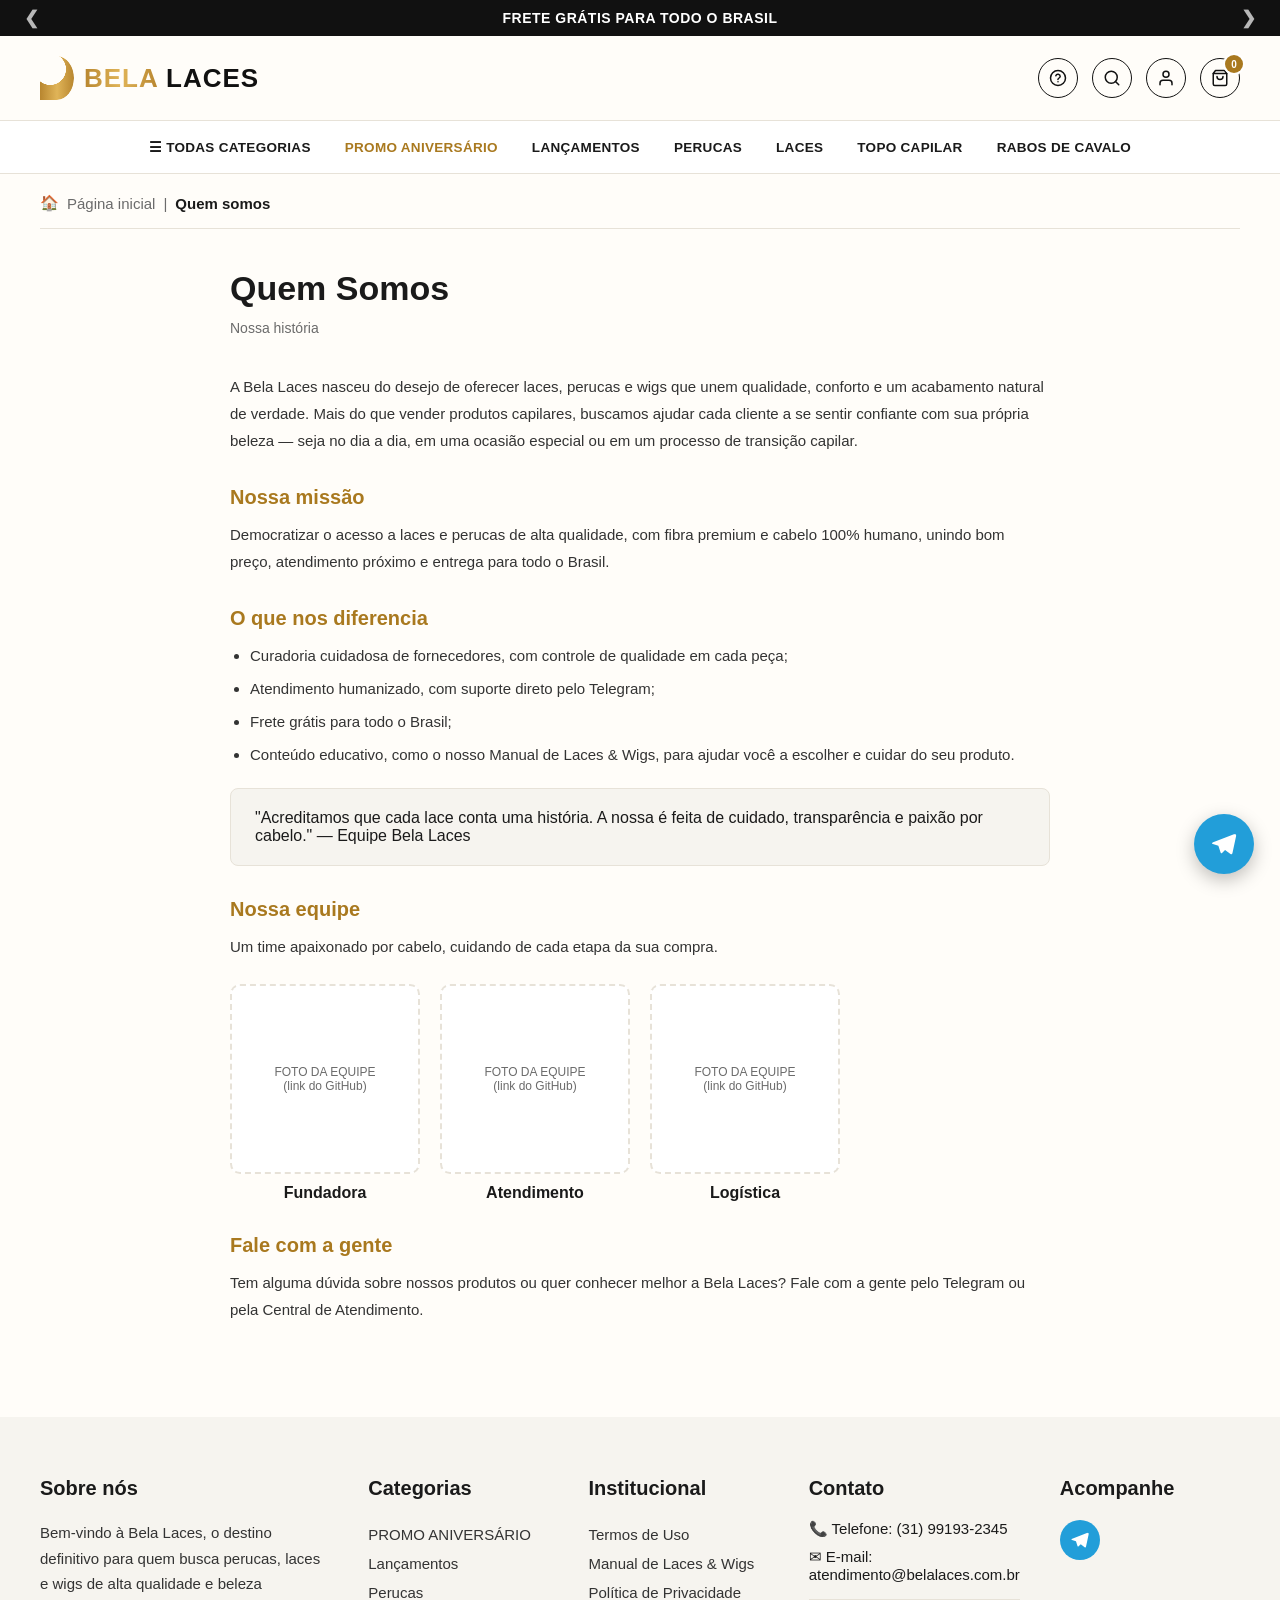
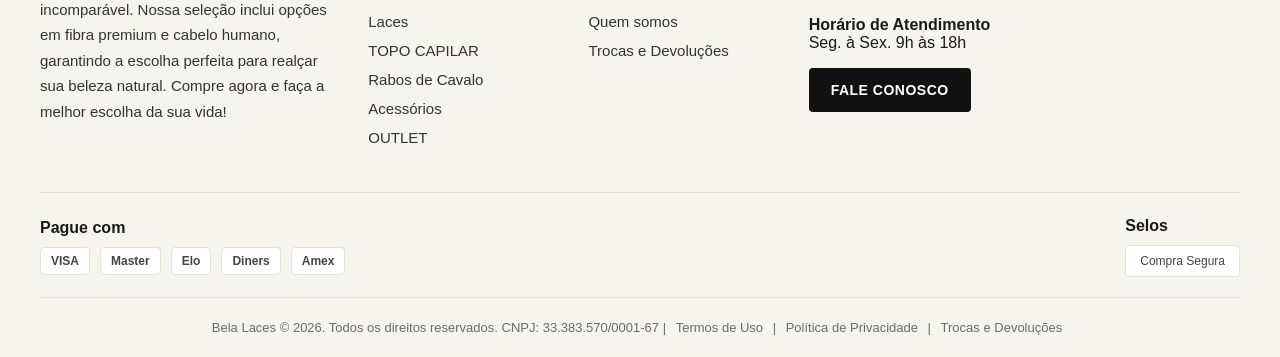
<file: quem-somos.html>
<!DOCTYPE html>
<html lang="pt-BR">
<head>
<meta charset="UTF-8">
<meta name="viewport" content="width=device-width, initial-scale=1.0">
<title>Quem Somos | Bela Laces</title>
<link rel="stylesheet" href="style.css">
</head>
<body>

  <div class="topbar">
    <span class="arrow left">&#10094;</span>
    FRETE GRÁTIS PARA TODO O BRASIL
    <span class="arrow right">&#10095;</span>
  </div>

  <header class="main-header">
    <a href="home.html" class="logo">
      <div class="leaf"></div>
      <div><span class="bela">BELA</span> <span class="laces">LACES</span></div>
    </a>

    <div class="header-actions">
      <a href="#" title="Central de Atendimento">
        <svg viewBox="0 0 24 24" fill="none" stroke="currentColor" stroke-width="2" stroke-linecap="round" stroke-linejoin="round"><circle cx="12" cy="12" r="10"/><path d="M9.09 9a3 3 0 0 1 5.83 1c0 2-3 2-3 4"/><line x1="12" y1="17" x2="12.01" y2="17"/></svg>
      </a>
      <a href="#" title="Buscar">
        <svg viewBox="0 0 24 24" fill="none" stroke="currentColor" stroke-width="2" stroke-linecap="round" stroke-linejoin="round"><circle cx="11" cy="11" r="8"/><line x1="21" y1="21" x2="16.65" y2="16.65"/></svg>
      </a>
      <a href="#" title="Entrar ou Cadastrar-se">
        <svg viewBox="0 0 24 24" fill="none" stroke="currentColor" stroke-width="2" stroke-linecap="round" stroke-linejoin="round"><path d="M20 21v-2a4 4 0 0 0-4-4H8a4 4 0 0 0-4 4v2"/><circle cx="12" cy="7" r="4"/></svg>
      </a>
      <a href="#" title="Minha Sacola">
        <svg viewBox="0 0 24 24" fill="none" stroke="currentColor" stroke-width="2" stroke-linecap="round" stroke-linejoin="round"><path d="M6 2 3 6v14a2 2 0 0 0 2 2h14a2 2 0 0 0 2-2V6l-3-4Z"/><path d="M3 6h18"/><path d="M16 10a4 4 0 0 1-8 0"/></svg>
        <span class="cart-count">0</span>
      </a>
    </div>
  </header>

  <nav class="main-nav">
    <ul>
      <li><a href="home.html">&#9776; Todas Categorias</a></li>
      <li><a href="promo-aniversario.html" class="promo">PROMO ANIVERSÁRIO</a></li>
      <li><a href="lancamentos.html">Lançamentos</a></li>
      <li><a href="perucas.html">Perucas</a></li>
      <li><a href="index.html">Laces</a></li>
      <li><a href="topo-capilar.html">TOPO CAPILAR</a></li>
      <li><a href="rabos-de-cavalo.html">Rabos de Cavalo</a></li>
    </ul>
  </nav>

  <div class="breadcrumb">
    &#127968; <a href="home.html">Página inicial</a> | <strong>Quem somos</strong>
  </div>
  <div class="breadcrumb-divider"></div>

  <div class="legal-page">
    <h1>Quem Somos</h1>
    <p class="updated">Nossa história</p>

    <p>
      A Bela Laces nasceu do desejo de oferecer laces, perucas e wigs que
      unem qualidade, conforto e um acabamento natural de verdade. Mais
      do que vender produtos capilares, buscamos ajudar cada cliente a se
      sentir confiante com sua própria beleza — seja no dia a dia, em uma
      ocasião especial ou em um processo de transição capilar.
    </p>

    <h2>Nossa missão</h2>
    <p>
      Democratizar o acesso a laces e perucas de alta qualidade, com
      fibra premium e cabelo 100% humano, unindo bom preço, atendimento
      próximo e entrega para todo o Brasil.
    </p>

    <h2>O que nos diferencia</h2>
    <ul>
      <li>Curadoria cuidadosa de fornecedores, com controle de qualidade em cada peça;</li>
      <li>Atendimento humanizado, com suporte direto pelo Telegram;</li>
      <li>Frete grátis para todo o Brasil;</li>
      <li>Conteúdo educativo, como o nosso Manual de Laces &amp; Wigs, para ajudar você a escolher e cuidar do seu produto.</li>
    </ul>

    <div class="box">
      "Acreditamos que cada lace conta uma história. A nossa é feita de
      cuidado, transparência e paixão por cabelo." — Equipe Bela Laces
    </div>

    <h2>Nossa equipe</h2>
    <p>Um time apaixonado por cabelo, cuidando de cada etapa da sua compra.</p>
    <div class="team-grid">
      <div class="team-card">
        <div class="team-photo">FOTO DA EQUIPE<br>(link do GitHub)</div>
        <strong>Fundadora</strong>
      </div>
      <div class="team-card">
        <div class="team-photo">FOTO DA EQUIPE<br>(link do GitHub)</div>
        <strong>Atendimento</strong>
      </div>
      <div class="team-card">
        <div class="team-photo">FOTO DA EQUIPE<br>(link do GitHub)</div>
        <strong>Logística</strong>
      </div>
    </div>

    <h2>Fale com a gente</h2>
    <p>
      Tem alguma dúvida sobre nossos produtos ou quer conhecer melhor a
      Bela Laces? Fale com a gente pelo Telegram ou pela Central de
      Atendimento.
    </p>
  </div>

  <footer>
    <div class="footer-grid">
      <div>
        <h4>Sobre nós</h4>
        <p>
          Bem-vindo à Bela Laces, o destino definitivo para quem busca perucas, laces e
          wigs de alta qualidade e beleza incomparável. Nossa seleção inclui opções em
          fibra premium e cabelo humano, garantindo a escolha perfeita para realçar sua
          beleza natural. Compre agora e faça a melhor escolha da sua vida!
        </p>
      </div>
      <div>
        <h4>Categorias</h4>
        <ul>
          <li><a href="promo-aniversario.html">PROMO ANIVERSÁRIO</a></li>
          <li><a href="lancamentos.html">Lançamentos</a></li>
          <li><a href="perucas.html">Perucas</a></li>
          <li><a href="index.html">Laces</a></li>
          <li><a href="topo-capilar.html">TOPO CAPILAR</a></li>
          <li><a href="rabos-de-cavalo.html">Rabos de Cavalo</a></li>
          <li><a href="acessorios.html">Acessórios</a></li>
          <li><a href="outlet.html">OUTLET</a></li>
        </ul>
      </div>
      <div>
        <h4>Institucional</h4>
        <ul>
          <li><a href="termos-de-uso.html">Termos de Uso</a></li>
          <li><a href="manual-laces-wigs.html">Manual de Laces &amp; Wigs</a></li>
          <li><a href="politica-de-privacidade.html">Política de Privacidade</a></li>
          <li><a href="quem-somos.html">Quem somos</a></li>
          <li><a href="trocas-e-devolucoes.html">Trocas e Devoluções</a></li>
        </ul>
      </div>
      <div>
        <h4>Contato</h4>
        <div class="contact-item">&#128222; Telefone: (31) 99193-2345</div>
        <div class="contact-item">&#9993; E-mail: atendimento@belalaces.com.br</div>
        <hr class="hr-light">
        <div><strong>Horário de Atendimento</strong></div>
        <div>Seg. à Sex. 9h às 18h</div>
        <button class="cta-btn">FALE CONOSCO</button>
      </div>
      <div>
        <h4>Acompanhe</h4>
        <div class="social-row">
          <a href="https://t.me/SEU_USUARIO_TELEGRAM" target="_blank" title="Telegram">
            <svg viewBox="0 0 24 24"><path d="M21.05 3.4 2.7 10.53c-1.24.5-1.23 1.2-.23 1.5l4.7 1.47 1.83 5.6c.22.6.37.83.75.83.3 0 .43-.14.6-.3l2.55-2.45 4.66 3.44c.86.5 1.48.24 1.7-.8l3.08-14.5c.32-1.28-.48-1.85-1.3-1.5Z"/></svg>
          </a>
        </div>
      </div>
    </div>

    <div class="footer-bottom">
      <div>
        <div style="font-weight:700; margin-bottom:10px;">Pague com</div>
        <div class="pay-icons">
          <span>VISA</span><span>Master</span><span>Elo</span><span>Diners</span><span>Amex</span>
        </div>
      </div>
      <div>
        <div style="font-weight:700; margin-bottom:10px;">Selos</div>
        <div class="seal">Compra Segura</div>
      </div>
    </div>

    <div class="legal-bar">
      Bela Laces © 2026. Todos os direitos reservados. CNPJ: 33.383.570/0001-67 |
      <a href="termos-de-uso.html">Termos de Uso</a> | <a href="politica-de-privacidade.html">Política de Privacidade</a> | <a href="trocas-e-devolucoes.html">Trocas e Devoluções</a>
    </div>
  </footer>

  <a class="float-telegram" href="https://t.me/SEU_USUARIO_TELEGRAM" target="_blank" title="Fale conosco no Telegram">
    <svg viewBox="0 0 24 24"><path d="M21.05 3.4 2.7 10.53c-1.24.5-1.23 1.2-.23 1.5l4.7 1.47 1.83 5.6c.22.6.37.83.75.83.3 0 .43-.14.6-.3l2.55-2.45 4.66 3.44c.86.5 1.48.24 1.7-.8l3.08-14.5c.32-1.28-.48-1.85-1.3-1.5Z"/></svg>
  </a>

</body>
</html>
</file>
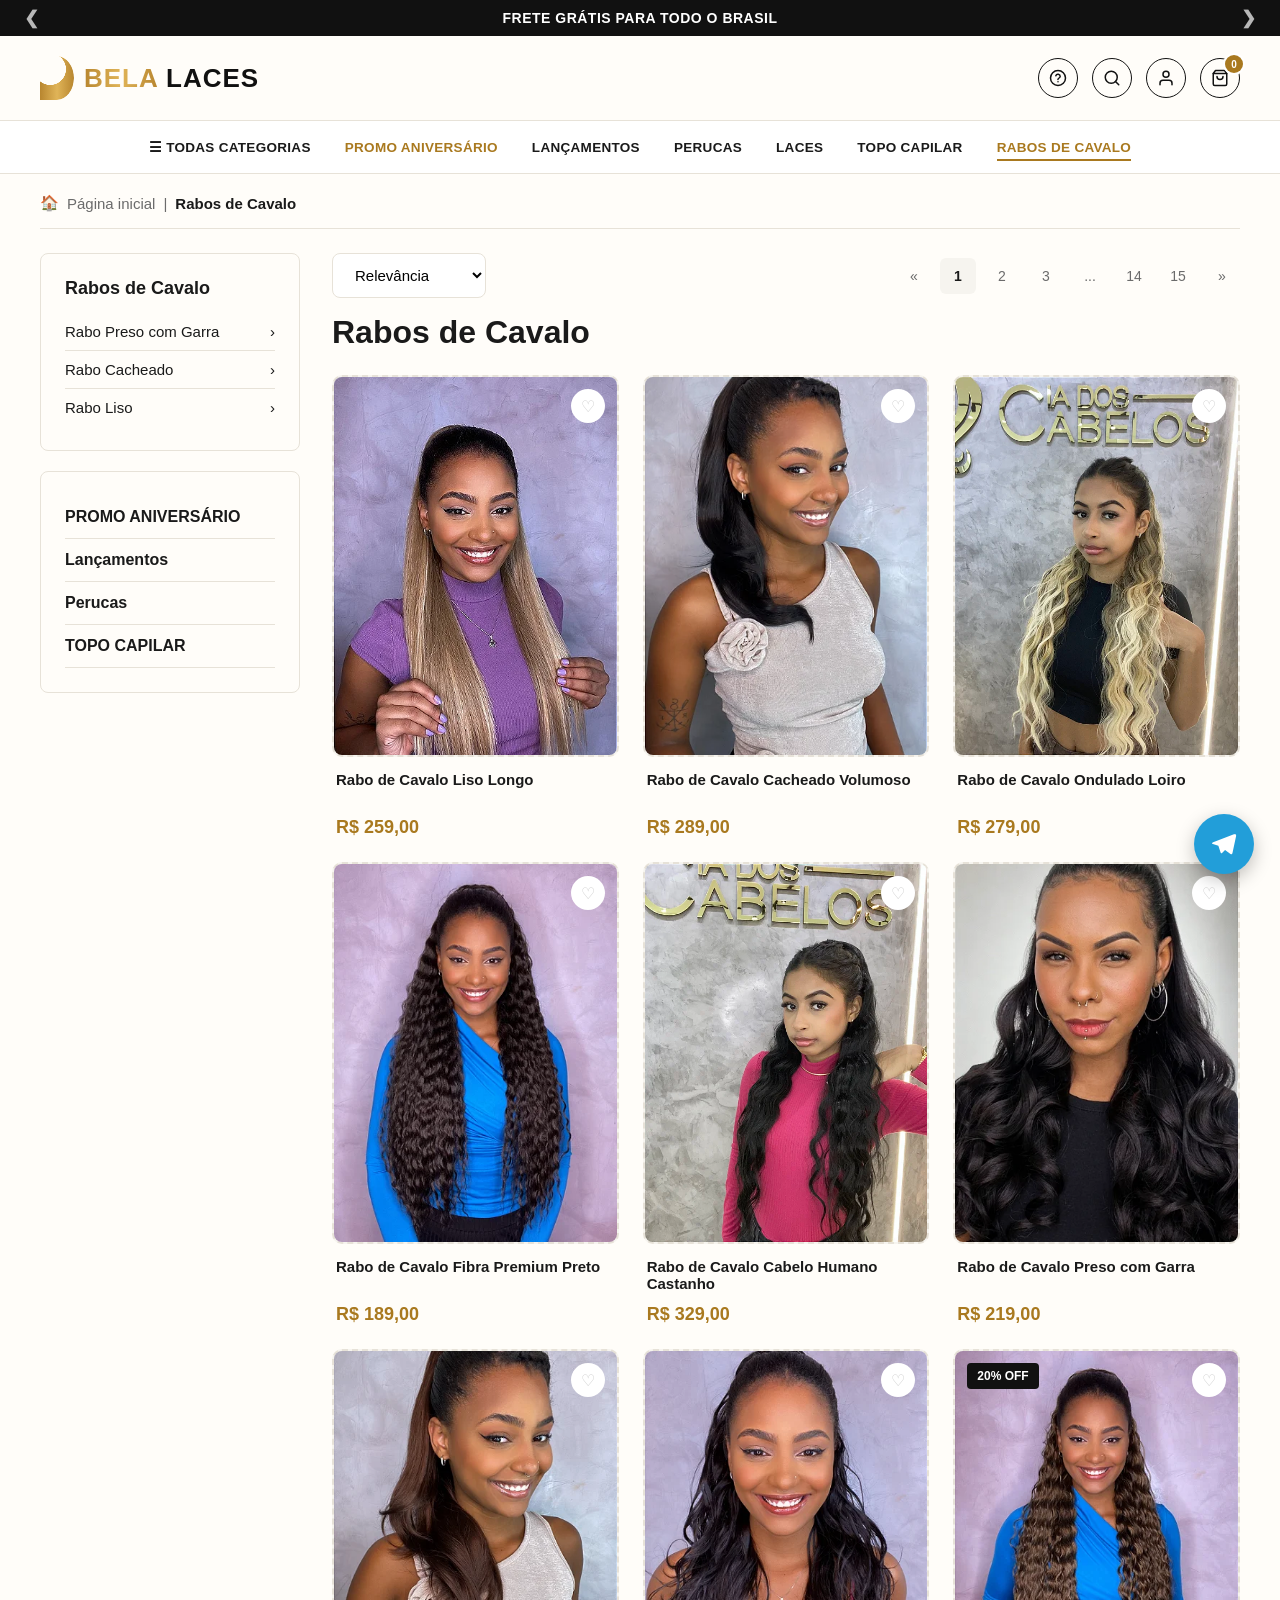
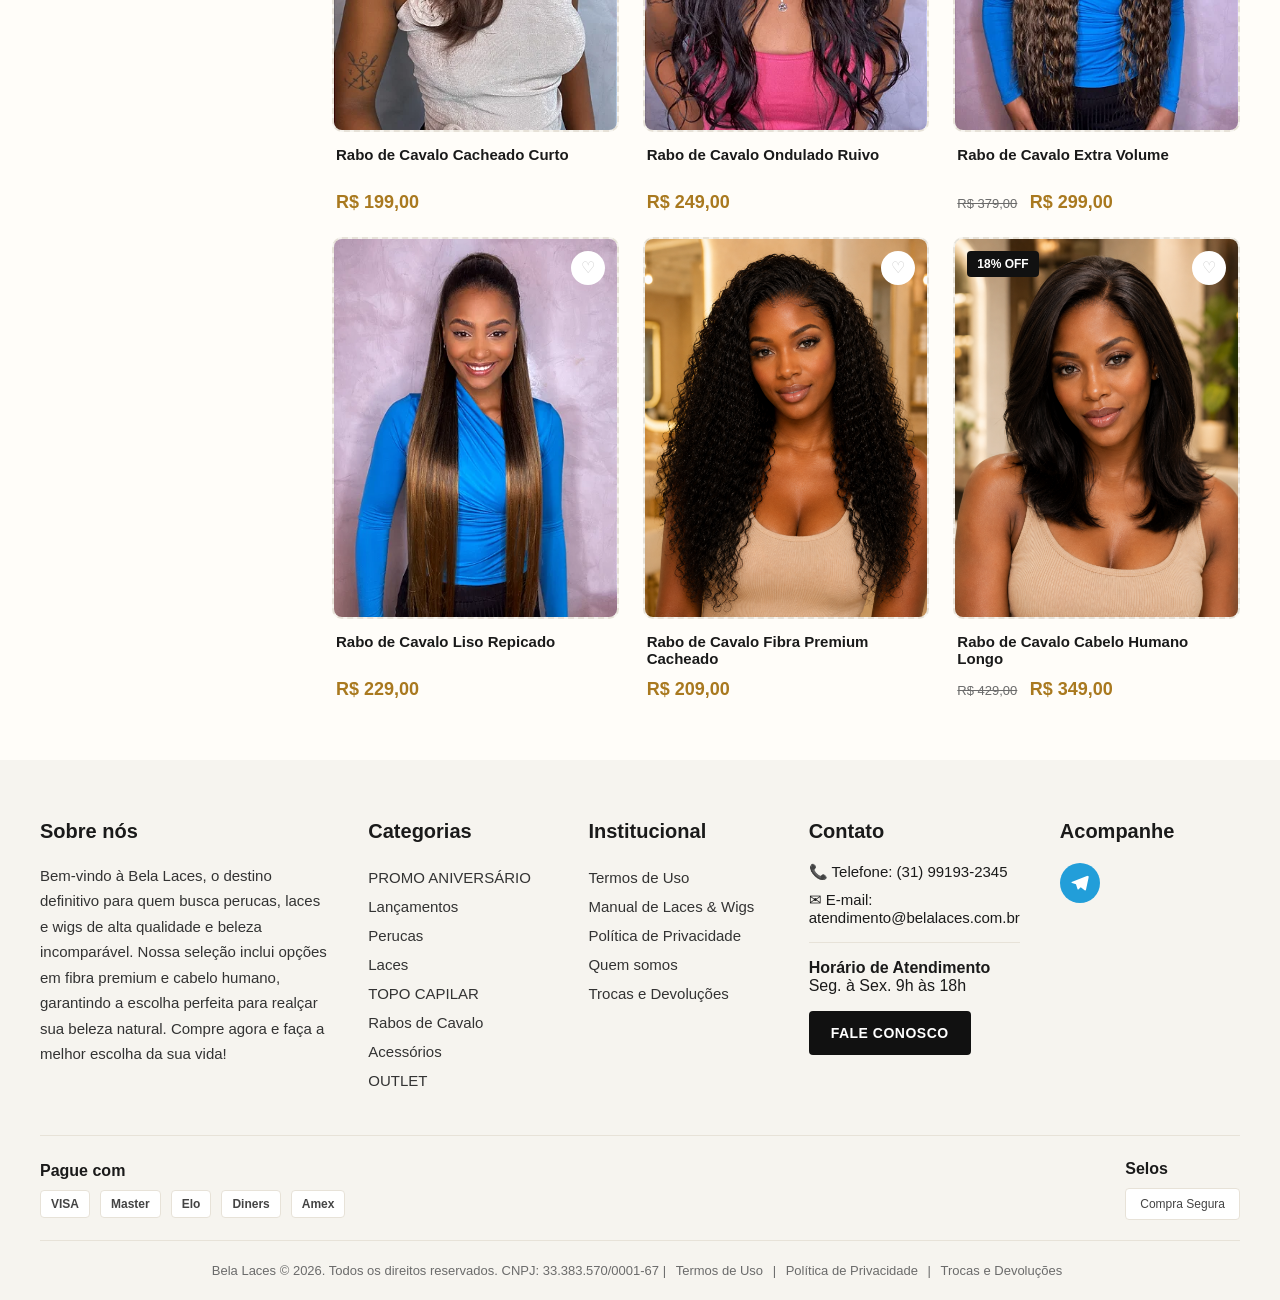
<file: rabos-de-cavalo.html>
<!DOCTYPE html>
<html lang="pt-BR">
<head>
<meta charset="UTF-8">
<meta name="viewport" content="width=device-width, initial-scale=1.0">
<title>Rabos de Cavalo | Bela Laces</title>
<style>

  :root{
    --gold-1:#d4a942;
    --gold-2:#a9791f;
    --gold-grad: linear-gradient(90deg,#b8862f,#e0b458,#b8862f);
    --amber-bar:#c98a3d;
    --black:#111111;
    --black-soft:#1c1c1c;
    --cream:#fffdf9;
    --gray-bg:#f6f4ef;
    --text:#1a1a1a;
    --text-light:#6b6b6b;
    --border:#e7e2d8;
    --heart:#c9c9c9;
    --telegram:#229ED9;
  }
  *{box-sizing:border-box; margin:0; padding:0;}
  body{
    font-family: 'Segoe UI', Arial, sans-serif;
    color:var(--text);
    background:var(--cream);
  }
  a{text-decoration:none; color:inherit;}
  ul{list-style:none;}
  img{max-width:100%; display:block;}

  .topbar{
    background: var(--black);
    color:#fff;
    text-align:center;
    padding:10px 20px;
    font-weight:700;
    letter-spacing:.5px;
    font-size:14px;
    display:flex;
    align-items:center;
    justify-content:center;
    gap:20px;
    position:relative;
  }
  .topbar .arrow{
    position:absolute;
    cursor:pointer;
    font-size:18px;
    opacity:.7;
    transition:opacity .2s ease, transform .2s ease;
  }
  .topbar .arrow:hover{opacity:1; transform:scale(1.15);}
  .topbar .arrow.left{left:24px;}
  .topbar .arrow.right{right:24px;}

  header.main-header{
    display:flex;
    align-items:center;
    justify-content:space-between;
    gap:20px;
    padding:20px 40px;
  }
  .logo{
    display:flex;
    align-items:center;
    gap:10px;
    font-weight:800;
    font-size:26px;
    letter-spacing:1px;
    white-space:nowrap;
  }
  .logo .leaf{
    width:34px;height:44px;
    background: var(--gold-grad);
    -webkit-mask: radial-gradient(circle at 30% 30%, transparent 40%, black 41%);
    mask: radial-gradient(circle at 30% 30%, transparent 40%, black 41%);
    border-radius: 50% 50% 50% 0;
  }
  .logo span.bela{
    background:var(--gold-grad);
    -webkit-background-clip:text;
    background-clip:text;
    color:transparent;
  }
  .logo span.laces{color:var(--black);}

  .header-actions{
    display:flex;
    align-items:center;
    gap:14px;
  }
  .header-actions a{
    position:relative;
    width:40px;height:40px;
    border-radius:50%;
    border:1.5px solid var(--black);
    display:flex;align-items:center;justify-content:center;
    font-size:16px;
    color:var(--black);
    flex-shrink:0;
    transition:background .2s ease, transform .2s ease, box-shadow .2s ease, border-color .2s ease;
  }
  .header-actions a:hover{
    background:var(--black);
    color:#fff;
    border-color:var(--black);
    transform:translateY(-2px);
    box-shadow:0 6px 14px rgba(0,0,0,.18);
  }
  .header-actions a svg{width:18px;height:18px;}
  .header-actions .cart-count{
    position:absolute;
    top:-4px;
    right:-4px;
    width:18px;height:18px;
    border-radius:50%;
    background:var(--gold-2);
    color:#fff;
    font-size:10px;
    font-weight:800;
    display:flex;align-items:center;justify-content:center;
    box-shadow:0 0 0 2px #fff;
  }

  nav.main-nav{
    background:#fff;
    color:var(--text);
    border-top:1px solid var(--border);
    border-bottom:1px solid var(--border);
    position:sticky;
    top:0;
    z-index:50;
  }
  nav.main-nav ul{
    display:flex;
    align-items:center;
    justify-content:center;
    gap:34px;
    padding:16px 40px;
    flex-wrap:wrap;
  }
  nav.main-nav ul li a{
    position:relative;
    font-weight:700;
    font-size:13.5px;
    letter-spacing:.3px;
    display:flex;
    align-items:center;
    gap:6px;
    color:var(--text);
    text-transform:uppercase;
    padding:2px 0;
    transition:color .2s ease;
  }
  nav.main-nav ul li a::after{
    content:"";
    position:absolute;
    left:0; right:100%;
    bottom:-4px;
    height:2px;
    background:var(--gold-2);
    transition:right .25s ease;
  }
  nav.main-nav ul li a:hover{color:var(--gold-2);}
  nav.main-nav ul li a:hover::after{right:0;}
  nav.main-nav ul li:first-child a{gap:10px;}
  nav.main-nav .promo{color:var(--gold-2) !important;}
  nav.main-nav ul li a.active{color:var(--gold-2) !important;}
  nav.main-nav ul li a.active::after{right:0;}

  .breadcrumb{
    padding:20px 40px 0;
    display:flex;
    align-items:center;
    gap:8px;
    color:var(--text-light);
    font-size:15px;
  }
  .breadcrumb strong{color:var(--text);}
  .breadcrumb-divider{
    margin:16px 40px 0;
    border-bottom:1px solid var(--border);
  }

  .page-wrap{
    display:flex;
    gap:32px;
    padding:24px 40px 60px;
    align-items:flex-start;
  }
  aside.sidebar{
    width:260px;
    flex-shrink:0;
  }
  .filter-box{
    border:1px solid var(--border);
    border-radius:8px;
    padding:24px;
    margin-bottom:20px;
  }
  .filter-box h3{
    font-size:18px;
    margin-bottom:14px;
  }
  .filter-box ul li{
    padding:10px 0;
    border-bottom:1px solid var(--border);
    display:flex;
    justify-content:space-between;
    align-items:center;
    font-size:15px;
    cursor:pointer;
  }
  .filter-box ul li:last-child{border-bottom:none;}
  .filter-box.links ul li{
    font-weight:700;
    font-size:16px;
    border-bottom:1px solid var(--border);
    padding:12px 0;
  }

  main.content{flex:1; min-width:0;}
  .content-top{
    display:flex;
    justify-content:space-between;
    align-items:center;
    flex-wrap:wrap;
    gap:16px;
    margin-bottom:16px;
  }
  .sort-select{
    border:1px solid var(--border);
    border-radius:8px;
    padding:12px 18px;
    font-size:15px;
    background:#fff;
    cursor:pointer;
  }
  .pagination{
    display:flex;
    gap:8px;
  }
  .pagination span{
    width:36px;height:36px;
    display:flex;align-items:center;justify-content:center;
    border-radius:6px;
    font-size:14px;
    cursor:pointer;
    color:var(--text-light);
  }
  .pagination span.active{
    background:var(--gray-bg);
    color:var(--text);
    font-weight:700;
  }
  h1.section-title{
    font-size:32px;
    margin:6px 0 24px;
  }

  .product-grid{
    display:grid;
    grid-template-columns:repeat(auto-fill, minmax(220px,1fr));
    gap:24px;
  }
  .product-card{
    position:relative;
    display:flex;
    flex-direction:column;
  }
  .product-image{
    position:relative;
    aspect-ratio:3/4;
    border-radius:10px;
    overflow:hidden;
    background:var(--gray-bg);
    border:2px dashed var(--border);
    display:flex;
    align-items:center;
    justify-content:center;
    text-align:center;
    color:var(--text-light);
    font-size:13px;
    padding:14px;
  }
  .product-image img{
    width:100%;height:100%;object-fit:cover;
    position:absolute; inset:0;
  }
  .badge{
    position:absolute;
    top:12px;left:12px;
    background:var(--black);
    color:#fff;
    font-size:12px;
    font-weight:700;
    padding:6px 10px;
    border-radius:4px;
    z-index:2;
  }
  .heart{
    position:absolute;
    top:12px;right:12px;
    width:34px;height:34px;
    background:#fff;
    border-radius:50%;
    display:flex;align-items:center;justify-content:center;
    color:var(--heart);
    font-size:16px;
    z-index:2;
    cursor:pointer;
  }
  .product-info{padding:14px 4px 0;}
  .product-info .name{font-size:15px; font-weight:600; margin-bottom:6px; min-height:40px;}
  .product-info .price-old{
    color:var(--text-light);
    text-decoration:line-through;
    font-size:13px;
    margin-right:8px;
  }
  .product-info .price-new{
    font-size:18px;
    font-weight:800;
    color:var(--gold-2);
  }

  footer{
    background:var(--gray-bg);
    padding:60px 40px 0;
  }
  .footer-grid{
    display:grid;
    grid-template-columns: 1.6fr 1fr 1fr 1fr 1fr;
    gap:40px;
    padding-bottom:40px;
    border-bottom:1px solid var(--border);
  }
  .footer-grid h4{
    font-size:20px;
    margin-bottom:20px;
  }
  .footer-grid p{
    font-size:15px;
    line-height:1.7;
    color:#333;
  }
  .footer-grid ul li{
    padding:6px 0;
    font-size:15px;
    color:#333;
  }
  .footer-grid ul li a:hover{color:var(--gold-2);}
  .contact-item{
    display:flex;
    gap:10px;
    margin-bottom:10px;
    font-size:15px;
    align-items:flex-start;
  }
  .hr-light{border:none; border-top:1px solid var(--border); margin:16px 0;}
  .cta-btn{
    background:var(--black);
    color:#fff;
    border:none;
    padding:14px 22px;
    font-weight:700;
    border-radius:4px;
    cursor:pointer;
    margin-top:16px;
    font-size:14px;
    letter-spacing:.5px;
  }
  .social-row{
    display:flex;
    gap:14px;
    margin-top:6px;
  }
  .social-row a{
    width:40px;height:40px;
    border-radius:50%;
    background:var(--telegram);
    color:#fff;
    display:flex;align-items:center;justify-content:center;
  }
  .social-row a svg, .float-telegram svg{
    width:20px;height:20px;
    fill:#fff;
  }
  .float-telegram svg{width:28px;height:28px;}

  .footer-bottom{
    display:flex;
    justify-content:space-between;
    align-items:center;
    flex-wrap:wrap;
    gap:20px;
    padding:24px 0 20px;
  }
  .pay-icons{
    display:flex;
    gap:10px;
  }
  .pay-icons span{
    border:1px solid var(--border);
    background:#fff;
    padding:6px 10px;
    border-radius:4px;
    font-size:12px;
    font-weight:700;
    color:#444;
  }
  .seal{
    border:1px solid var(--border);
    background:#fff;
    padding:8px 14px;
    border-radius:4px;
    font-size:12px;
    color:#444;
  }
  .legal-bar{
    text-align:center;
    font-size:13px;
    color:var(--text-light);
    padding:22px 0;
    border-top:1px solid var(--border);
  }
  .legal-bar a{margin:0 6px; color:var(--text-light);}
  .legal-bar a:hover{color:var(--gold-2);}

  .float-telegram{
    position:fixed;
    bottom:26px;
    right:26px;
    width:60px;height:60px;
    background:var(--telegram);
    border-radius:50%;
    display:flex;align-items:center;justify-content:center;
    color:#fff;
    box-shadow:0 6px 18px rgba(0,0,0,.25);
    z-index:99;
  }

  @media (max-width: 980px){
    .page-wrap{flex-direction:column;}
    aside.sidebar{width:100%;}
    .footer-grid{grid-template-columns:1fr 1fr;}
  }
  @media (max-width: 600px){
    header.main-header{padding:16px;}
    nav.main-nav ul{padding:14px 16px; gap:20px; overflow-x:auto;}
    .page-wrap{padding:16px;}
    .breadcrumb, .breadcrumb-divider{padding-left:16px; margin-left:16px; margin-right:16px;}
    footer{padding:40px 16px 0;}
    .footer-grid{grid-template-columns:1fr;}
  }

</style>
</head>
<body>

  <!-- ===== TOPO ===== -->
  <div class="topbar">
    <span class="arrow left">&#10094;</span>
    FRETE GRÁTIS PARA TODO O BRASIL
    <span class="arrow right">&#10095;</span>
  </div>

  <!-- ===== HEADER ===== -->
  <header class="main-header">
    <a href="home.html" class="logo">
      <div class="leaf"></div>
      <div><span class="bela">BELA</span> <span class="laces">LACES</span></div>
    </a>

    <div class="header-actions">
      <a href="#" title="Central de Atendimento">
        <svg viewBox="0 0 24 24" fill="none" stroke="currentColor" stroke-width="2" stroke-linecap="round" stroke-linejoin="round"><circle cx="12" cy="12" r="10"/><path d="M9.09 9a3 3 0 0 1 5.83 1c0 2-3 2-3 4"/><line x1="12" y1="17" x2="12.01" y2="17"/></svg>
      </a>
      <a href="#" title="Buscar">
        <svg viewBox="0 0 24 24" fill="none" stroke="currentColor" stroke-width="2" stroke-linecap="round" stroke-linejoin="round"><circle cx="11" cy="11" r="8"/><line x1="21" y1="21" x2="16.65" y2="16.65"/></svg>
      </a>
      <a href="#" title="Entrar ou Cadastrar-se">
        <svg viewBox="0 0 24 24" fill="none" stroke="currentColor" stroke-width="2" stroke-linecap="round" stroke-linejoin="round"><path d="M20 21v-2a4 4 0 0 0-4-4H8a4 4 0 0 0-4 4v2"/><circle cx="12" cy="7" r="4"/></svg>
      </a>
      <a href="#" title="Minha Sacola">
        <svg viewBox="0 0 24 24" fill="none" stroke="currentColor" stroke-width="2" stroke-linecap="round" stroke-linejoin="round"><path d="M6 2 3 6v14a2 2 0 0 0 2 2h14a2 2 0 0 0 2-2V6l-3-4Z"/><path d="M3 6h18"/><path d="M16 10a4 4 0 0 1-8 0"/></svg>
        <span class="cart-count">0</span>
      </a>
    </div>
  </header>

  <!-- ===== NAV ===== -->
  <nav class="main-nav">
    <ul>
      <li><a href="home.html">&#9776; Todas Categorias</a></li>
      <li><a href="promo-aniversario.html" class="promo">PROMO ANIVERSÁRIO</a></li>
      <li><a href="lancamentos.html">Lançamentos</a></li>
      <li><a href="perucas.html">Perucas</a></li>
      <li><a href="index.html">Laces</a></li>
      <li><a href="topo-capilar.html">TOPO CAPILAR</a></li>
      <li><a href="rabos-de-cavalo.html" class="active">Rabos de Cavalo</a></li>
    </ul>
  </nav>

  <!-- ===== BREADCRUMB ===== -->
  <div class="breadcrumb">
    &#127968; <a href="home.html">Página inicial</a> | <strong>Rabos de Cavalo</strong>
  </div>
  <div class="breadcrumb-divider"></div>

  <!-- ===== CONTEÚDO ===== -->
  <div class="page-wrap">

    <aside class="sidebar">
      <div class="filter-box">
        <h3>Rabos de Cavalo</h3>
        <ul>
          <li>Rabo Preso com Garra <span>&#8250;</span></li>
          <li>Rabo Cacheado <span>&#8250;</span></li>
          <li>Rabo Liso <span>&#8250;</span></li>
        </ul>
      </div>

      <div class="filter-box links">
        <ul>
          <li><a href="promo-aniversario.html">PROMO ANIVERSÁRIO</a></li>
          <li><a href="lancamentos.html">Lançamentos</a></li>
          <li><a href="perucas.html">Perucas</a></li>
          <li><a href="topo-capilar.html">TOPO CAPILAR</a></li>
        </ul>
      </div>
    </aside>

    <main class="content">
      <div class="content-top">
        <select class="sort-select">
          <option>Relevância</option>
          <option>Menor preço</option>
          <option>Maior preço</option>
          <option>Mais vendidos</option>
        </select>
        <div class="pagination" id="pagination"></div>
      </div>

      <h1 class="section-title">Rabos de Cavalo</h1>

      <div class="product-grid" id="productGrid"></div>
    </main>
  </div>

  <!-- ===== FOOTER ===== -->
  <footer>
    <div class="footer-grid">
      <div>
        <h4>Sobre nós</h4>
        <p>
          Bem-vindo à Bela Laces, o destino definitivo para quem busca perucas, laces e
          wigs de alta qualidade e beleza incomparável. Nossa seleção inclui opções em
          fibra premium e cabelo humano, garantindo a escolha perfeita para realçar sua
          beleza natural. Compre agora e faça a melhor escolha da sua vida!
        </p>
      </div>

      <div>
        <h4>Categorias</h4>
        <ul>
          <li><a href="promo-aniversario.html">PROMO ANIVERSÁRIO</a></li>
          <li><a href="lancamentos.html">Lançamentos</a></li>
          <li><a href="perucas.html">Perucas</a></li>
          <li><a href="index.html">Laces</a></li>
          <li><a href="topo-capilar.html">TOPO CAPILAR</a></li>
          <li><a href="rabos-de-cavalo.html">Rabos de Cavalo</a></li>
          <li><a href="acessorios.html">Acessórios</a></li>
          <li><a href="outlet.html">OUTLET</a></li>
        </ul>
      </div>

      <div>
        <h4>Institucional</h4>
        <ul>
          <li><a href="termos-de-uso.html">Termos de Uso</a></li>
          <li><a href="manual-laces-wigs.html">Manual de Laces &amp; Wigs</a></li>
          <li><a href="politica-de-privacidade.html">Política de Privacidade</a></li>
          <li><a href="quem-somos.html">Quem somos</a></li>
          <li><a href="trocas-e-devolucoes.html">Trocas e Devoluções</a></li>
        </ul>
      </div>

      <div>
        <h4>Contato</h4>
        <div class="contact-item">&#128222; Telefone: (31) 99193-2345</div>
        <div class="contact-item">&#9993; E-mail: atendimento@belalaces.com.br</div>
        <hr class="hr-light">
        <div><strong>Horário de Atendimento</strong></div>
        <div>Seg. à Sex. 9h às 18h</div>
        <button class="cta-btn">FALE CONOSCO</button>
      </div>

      <div>
        <h4>Acompanhe</h4>
        <div class="social-row">
          <a href="https://t.me/SEU_USUARIO_TELEGRAM" target="_blank" title="Telegram">
            <svg viewBox="0 0 24 24"><path d="M21.05 3.4 2.7 10.53c-1.24.5-1.23 1.2-.23 1.5l4.7 1.47 1.83 5.6c.22.6.37.83.75.83.3 0 .43-.14.6-.3l2.55-2.45 4.66 3.44c.86.5 1.48.24 1.7-.8l3.08-14.5c.32-1.28-.48-1.85-1.3-1.5Z"/></svg>
          </a>
        </div>
      </div>
    </div>

    <div class="footer-bottom">
      <div>
        <div style="font-weight:700; margin-bottom:10px;">Pague com</div>
        <div class="pay-icons">
          <span>VISA</span><span>Master</span><span>Elo</span><span>Diners</span><span>Amex</span>
        </div>
      </div>
      <div>
        <div style="font-weight:700; margin-bottom:10px;">Selos</div>
        <div class="seal">Compra Segura</div>
      </div>
    </div>

    <div class="legal-bar" id="termos">
      Bela Laces © 2026. Todos os direitos reservados. CNPJ: 33.383.570/0001-67 |
      <a href="termos-de-uso.html">Termos de Uso</a> | <a href="politica-de-privacidade.html">Política de Privacidade</a> | <a href="trocas-e-devolucoes.html">Trocas e Devoluções</a>
    </div>
  </footer>

  <!-- ===== BOTÃO FLUTUANTE TELEGRAM ===== -->
  <a class="float-telegram" href="https://t.me/SEU_USUARIO_TELEGRAM" target="_blank" title="Fale conosco no Telegram">
    <svg viewBox="0 0 24 24"><path d="M21.05 3.4 2.7 10.53c-1.24.5-1.23 1.2-.23 1.5l4.7 1.47 1.83 5.6c.22.6.37.83.75.83.3 0 .43-.14.6-.3l2.55-2.45 4.66 3.44c.86.5 1.48.24 1.7-.8l3.08-14.5c.32-1.28-.48-1.85-1.3-1.5Z"/></svg>
  </a>

  <script>
    /* ============================================================
       CONFIGURAÇÃO DOS PRODUTOS
       -> Todas as fotos ficam na mesma pasta "img", numeradas
       sequencialmente. Página Rabos de Cavalo usa img33 a img44.
    ============================================================ */
    const produtos = [
      { nome: "Rabo de Cavalo Liso Longo", precoAntigo: "", preco: "R$ 259,00", desconto: "", imagem: "img/img33.webp" },
      { nome: "Rabo de Cavalo Cacheado Volumoso", precoAntigo: "", preco: "R$ 289,00", desconto: "", imagem: "img/img34.webp" },
      { nome: "Rabo de Cavalo Ondulado Loiro", precoAntigo: "", preco: "R$ 279,00", desconto: "", imagem: "img/img35.webp" },
      { nome: "Rabo de Cavalo Fibra Premium Preto", precoAntigo: "", preco: "R$ 189,00", desconto: "", imagem: "img/img36.webp" },
      { nome: "Rabo de Cavalo Cabelo Humano Castanho", precoAntigo: "", preco: "R$ 329,00", desconto: "", imagem: "img/img37.webp" },
      { nome: "Rabo de Cavalo Preso com Garra", precoAntigo: "", preco: "R$ 219,00", desconto: "", imagem: "img/img38.webp" },
      { nome: "Rabo de Cavalo Cacheado Curto", precoAntigo: "", preco: "R$ 199,00", desconto: "", imagem: "img/img39.webp" },
      { nome: "Rabo de Cavalo Ondulado Ruivo", precoAntigo: "", preco: "R$ 249,00", desconto: "", imagem: "img/img40.webp" },
      { nome: "Rabo de Cavalo Extra Volume", precoAntigo: "R$ 379,00", preco: "R$ 299,00", desconto: "20% OFF", imagem: "img/img41.webp" },
      { nome: "Rabo de Cavalo Liso Repicado", precoAntigo: "", preco: "R$ 229,00", desconto: "", imagem: "img/img42.webp" },
      { nome: "Rabo de Cavalo Fibra Premium Cacheado", precoAntigo: "", preco: "R$ 209,00", desconto: "", imagem: "img/img43.webp" },
      { nome: "Rabo de Cavalo Cabelo Humano Longo", precoAntigo: "R$ 429,00", preco: "R$ 349,00", desconto: "18% OFF", imagem: "img/img44.webp" }
    ];

    const grid = document.getElementById('productGrid');

    produtos.forEach(p => {
      const card = document.createElement('div');
      card.className = 'product-card';

      const imgHtml = p.imagem
        ? `<img src="${p.imagem}" alt="${p.nome}">`
        : `COLOQUE AQUI<br>O LINK DA FOTO`;

      card.innerHTML = `
        <div class="product-image">
          ${p.desconto ? `<span class="badge">${p.desconto}</span>` : ''}
          <span class="heart">&#9825;</span>
          ${imgHtml}
        </div>
        <div class="product-info">
          <div class="name">${p.nome}</div>
          <div>
            ${p.precoAntigo ? `<span class="price-old">${p.precoAntigo}</span>` : ''}
            <span class="price-new">${p.preco}</span>
          </div>
        </div>
      `;
      grid.appendChild(card);
    });

    // Paginação simples (visual)
    const pag = document.getElementById('pagination');
    const paginas = ['«','1','2','3','...','14','15','»'];
    paginas.forEach((n,i) => {
      const s = document.createElement('span');
      s.textContent = n;
      if(n === '1') s.classList.add('active');
      pag.appendChild(s);
    });
  </script>

</body>
</html>
</file>
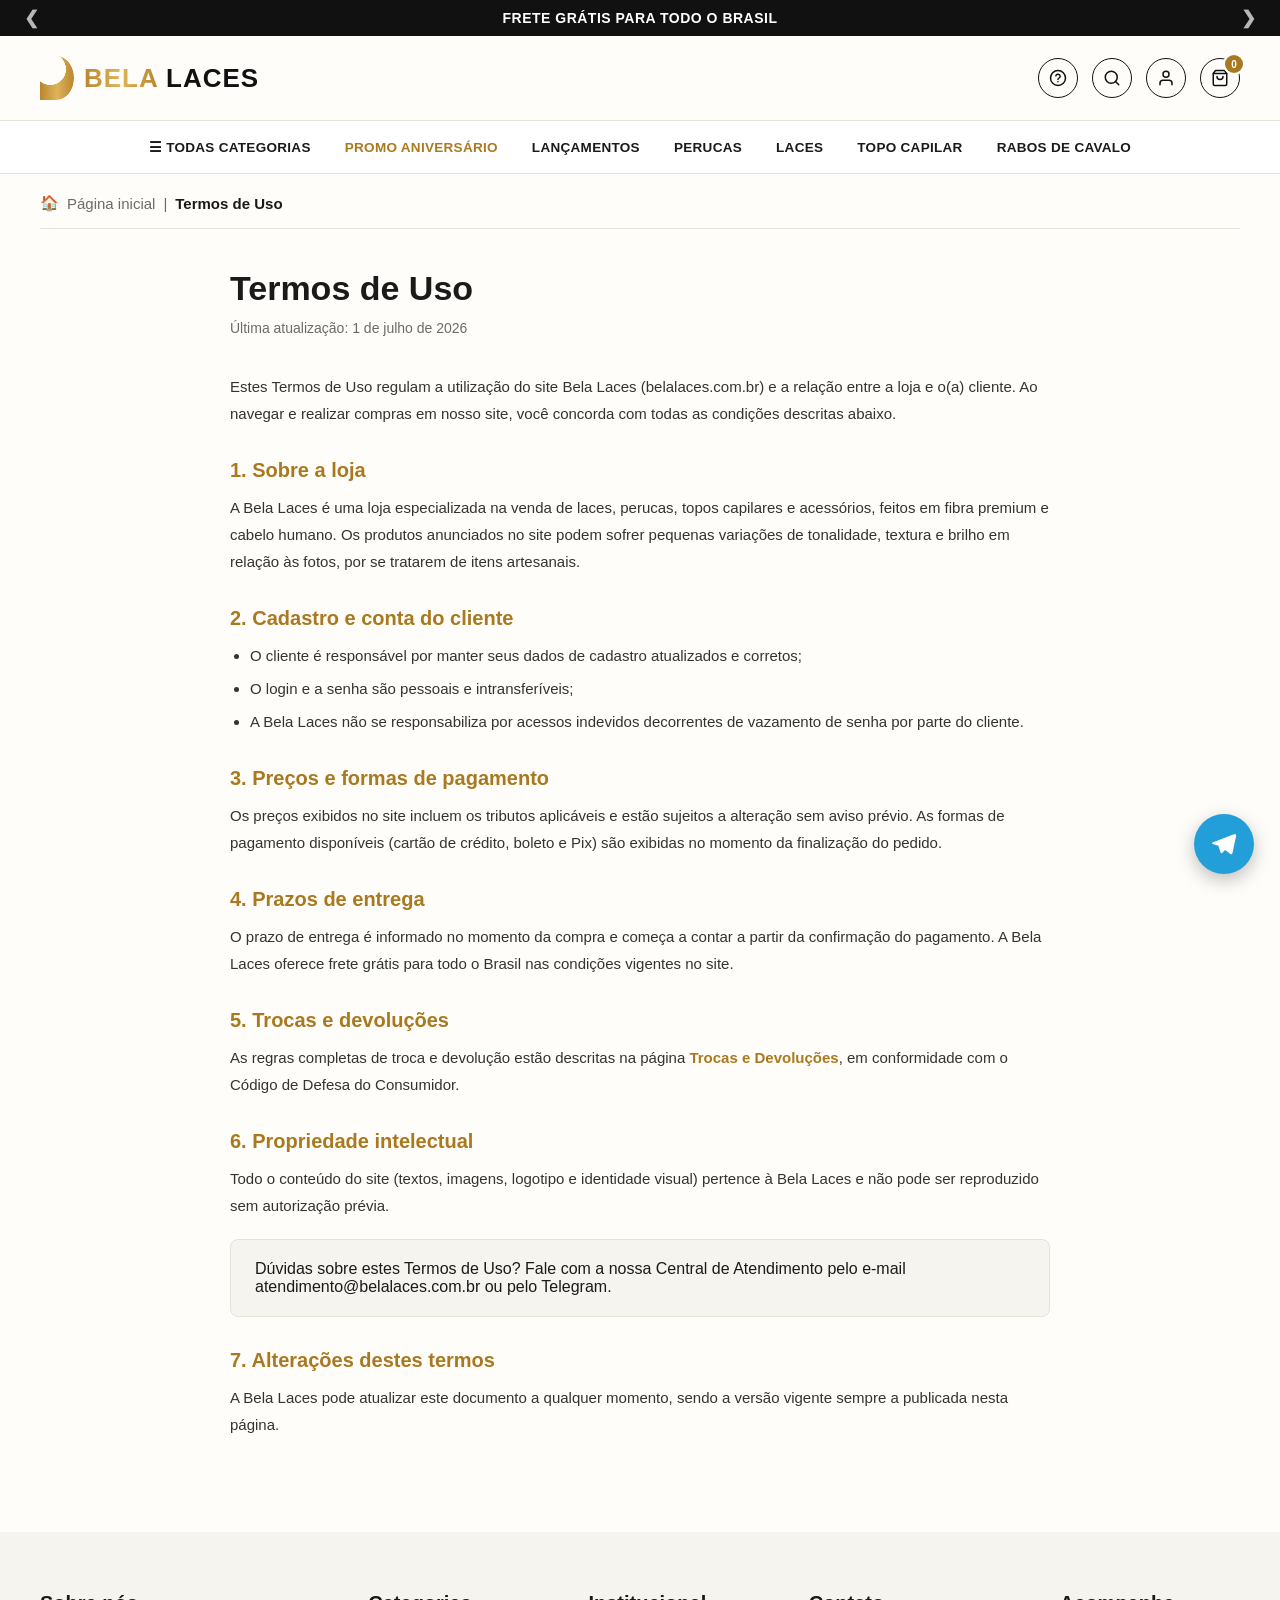
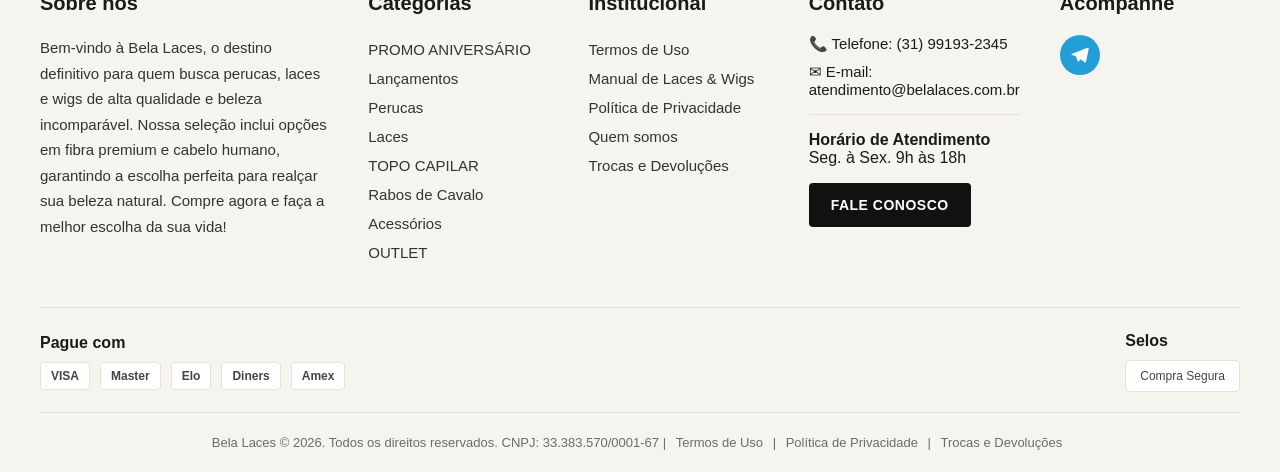
<file: termos-de-uso.html>
<!DOCTYPE html>
<html lang="pt-BR">
<head>
<meta charset="UTF-8">
<meta name="viewport" content="width=device-width, initial-scale=1.0">
<title>Termos de Uso | Bela Laces</title>
<link rel="stylesheet" href="style.css">
</head>
<body>

  <div class="topbar">
    <span class="arrow left">&#10094;</span>
    FRETE GRÁTIS PARA TODO O BRASIL
    <span class="arrow right">&#10095;</span>
  </div>

  <header class="main-header">
    <a href="home.html" class="logo">
      <div class="leaf"></div>
      <div><span class="bela">BELA</span> <span class="laces">LACES</span></div>
    </a>

    <div class="header-actions">
      <a href="#" title="Central de Atendimento">
        <svg viewBox="0 0 24 24" fill="none" stroke="currentColor" stroke-width="2" stroke-linecap="round" stroke-linejoin="round"><circle cx="12" cy="12" r="10"/><path d="M9.09 9a3 3 0 0 1 5.83 1c0 2-3 2-3 4"/><line x1="12" y1="17" x2="12.01" y2="17"/></svg>
      </a>
      <a href="#" title="Buscar">
        <svg viewBox="0 0 24 24" fill="none" stroke="currentColor" stroke-width="2" stroke-linecap="round" stroke-linejoin="round"><circle cx="11" cy="11" r="8"/><line x1="21" y1="21" x2="16.65" y2="16.65"/></svg>
      </a>
      <a href="#" title="Entrar ou Cadastrar-se">
        <svg viewBox="0 0 24 24" fill="none" stroke="currentColor" stroke-width="2" stroke-linecap="round" stroke-linejoin="round"><path d="M20 21v-2a4 4 0 0 0-4-4H8a4 4 0 0 0-4 4v2"/><circle cx="12" cy="7" r="4"/></svg>
      </a>
      <a href="#" title="Minha Sacola">
        <svg viewBox="0 0 24 24" fill="none" stroke="currentColor" stroke-width="2" stroke-linecap="round" stroke-linejoin="round"><path d="M6 2 3 6v14a2 2 0 0 0 2 2h14a2 2 0 0 0 2-2V6l-3-4Z"/><path d="M3 6h18"/><path d="M16 10a4 4 0 0 1-8 0"/></svg>
        <span class="cart-count">0</span>
      </a>
    </div>
  </header>

  <nav class="main-nav">
    <ul>
      <li><a href="home.html">&#9776; Todas Categorias</a></li>
      <li><a href="promo-aniversario.html" class="promo">PROMO ANIVERSÁRIO</a></li>
      <li><a href="lancamentos.html">Lançamentos</a></li>
      <li><a href="perucas.html">Perucas</a></li>
      <li><a href="index.html">Laces</a></li>
      <li><a href="topo-capilar.html">TOPO CAPILAR</a></li>
      <li><a href="rabos-de-cavalo.html">Rabos de Cavalo</a></li>
    </ul>
  </nav>

  <div class="breadcrumb">
    &#127968; <a href="home.html">Página inicial</a> | <strong>Termos de Uso</strong>
  </div>
  <div class="breadcrumb-divider"></div>

  <div class="legal-page">
    <h1>Termos de Uso</h1>
    <p class="updated">Última atualização: 1 de julho de 2026</p>

    <p>
      Estes Termos de Uso regulam a utilização do site Bela Laces
      (belalaces.com.br) e a relação entre a loja e o(a) cliente. Ao
      navegar e realizar compras em nosso site, você concorda com todas as
      condições descritas abaixo.
    </p>

    <h2>1. Sobre a loja</h2>
    <p>
      A Bela Laces é uma loja especializada na venda de laces, perucas,
      topos capilares e acessórios, feitos em fibra premium e cabelo
      humano. Os produtos anunciados no site podem sofrer pequenas
      variações de tonalidade, textura e brilho em relação às fotos, por
      se tratarem de itens artesanais.
    </p>

    <h2>2. Cadastro e conta do cliente</h2>
    <ul>
      <li>O cliente é responsável por manter seus dados de cadastro atualizados e corretos;</li>
      <li>O login e a senha são pessoais e intransferíveis;</li>
      <li>A Bela Laces não se responsabiliza por acessos indevidos decorrentes de vazamento de senha por parte do cliente.</li>
    </ul>

    <h2>3. Preços e formas de pagamento</h2>
    <p>
      Os preços exibidos no site incluem os tributos aplicáveis e estão
      sujeitos a alteração sem aviso prévio. As formas de pagamento
      disponíveis (cartão de crédito, boleto e Pix) são exibidas no
      momento da finalização do pedido.
    </p>

    <h2>4. Prazos de entrega</h2>
    <p>
      O prazo de entrega é informado no momento da compra e começa a
      contar a partir da confirmação do pagamento. A Bela Laces oferece
      frete grátis para todo o Brasil nas condições vigentes no site.
    </p>

    <h2>5. Trocas e devoluções</h2>
    <p>
      As regras completas de troca e devolução estão descritas na página
      <a href="trocas-e-devolucoes.html" style="color:var(--gold-2); font-weight:600;">Trocas e Devoluções</a>,
      em conformidade com o Código de Defesa do Consumidor.
    </p>

    <h2>6. Propriedade intelectual</h2>
    <p>
      Todo o conteúdo do site (textos, imagens, logotipo e identidade
      visual) pertence à Bela Laces e não pode ser reproduzido sem
      autorização prévia.
    </p>

    <div class="box">
      Dúvidas sobre estes Termos de Uso? Fale com a nossa Central de
      Atendimento pelo e-mail atendimento@belalaces.com.br ou pelo Telegram.
    </div>

    <h2>7. Alterações destes termos</h2>
    <p>
      A Bela Laces pode atualizar este documento a qualquer momento, sendo
      a versão vigente sempre a publicada nesta página.
    </p>
  </div>

  <footer>
    <div class="footer-grid">
      <div>
        <h4>Sobre nós</h4>
        <p>
          Bem-vindo à Bela Laces, o destino definitivo para quem busca perucas, laces e
          wigs de alta qualidade e beleza incomparável. Nossa seleção inclui opções em
          fibra premium e cabelo humano, garantindo a escolha perfeita para realçar sua
          beleza natural. Compre agora e faça a melhor escolha da sua vida!
        </p>
      </div>
      <div>
        <h4>Categorias</h4>
        <ul>
          <li><a href="promo-aniversario.html">PROMO ANIVERSÁRIO</a></li>
          <li><a href="lancamentos.html">Lançamentos</a></li>
          <li><a href="perucas.html">Perucas</a></li>
          <li><a href="index.html">Laces</a></li>
          <li><a href="topo-capilar.html">TOPO CAPILAR</a></li>
          <li><a href="rabos-de-cavalo.html">Rabos de Cavalo</a></li>
          <li><a href="acessorios.html">Acessórios</a></li>
          <li><a href="outlet.html">OUTLET</a></li>
        </ul>
      </div>
      <div>
        <h4>Institucional</h4>
        <ul>
          <li><a href="termos-de-uso.html">Termos de Uso</a></li>
          <li><a href="manual-laces-wigs.html">Manual de Laces &amp; Wigs</a></li>
          <li><a href="politica-de-privacidade.html">Política de Privacidade</a></li>
          <li><a href="quem-somos.html">Quem somos</a></li>
          <li><a href="trocas-e-devolucoes.html">Trocas e Devoluções</a></li>
        </ul>
      </div>
      <div>
        <h4>Contato</h4>
        <div class="contact-item">&#128222; Telefone: (31) 99193-2345</div>
        <div class="contact-item">&#9993; E-mail: atendimento@belalaces.com.br</div>
        <hr class="hr-light">
        <div><strong>Horário de Atendimento</strong></div>
        <div>Seg. à Sex. 9h às 18h</div>
        <button class="cta-btn">FALE CONOSCO</button>
      </div>
      <div>
        <h4>Acompanhe</h4>
        <div class="social-row">
          <a href="https://t.me/SEU_USUARIO_TELEGRAM" target="_blank" title="Telegram">
            <svg viewBox="0 0 24 24"><path d="M21.05 3.4 2.7 10.53c-1.24.5-1.23 1.2-.23 1.5l4.7 1.47 1.83 5.6c.22.6.37.83.75.83.3 0 .43-.14.6-.3l2.55-2.45 4.66 3.44c.86.5 1.48.24 1.7-.8l3.08-14.5c.32-1.28-.48-1.85-1.3-1.5Z"/></svg>
          </a>
        </div>
      </div>
    </div>

    <div class="footer-bottom">
      <div>
        <div style="font-weight:700; margin-bottom:10px;">Pague com</div>
        <div class="pay-icons">
          <span>VISA</span><span>Master</span><span>Elo</span><span>Diners</span><span>Amex</span>
        </div>
      </div>
      <div>
        <div style="font-weight:700; margin-bottom:10px;">Selos</div>
        <div class="seal">Compra Segura</div>
      </div>
    </div>

    <div class="legal-bar">
      Bela Laces © 2026. Todos os direitos reservados. CNPJ: 33.383.570/0001-67 |
      <a href="termos-de-uso.html">Termos de Uso</a> | <a href="politica-de-privacidade.html">Política de Privacidade</a> | <a href="trocas-e-devolucoes.html">Trocas e Devoluções</a>
    </div>
  </footer>

  <a class="float-telegram" href="https://t.me/SEU_USUARIO_TELEGRAM" target="_blank" title="Fale conosco no Telegram">
    <svg viewBox="0 0 24 24"><path d="M21.05 3.4 2.7 10.53c-1.24.5-1.23 1.2-.23 1.5l4.7 1.47 1.83 5.6c.22.6.37.83.75.83.3 0 .43-.14.6-.3l2.55-2.45 4.66 3.44c.86.5 1.48.24 1.7-.8l3.08-14.5c.32-1.28-.48-1.85-1.3-1.5Z"/></svg>
  </a>

</body>
</html>
</file>
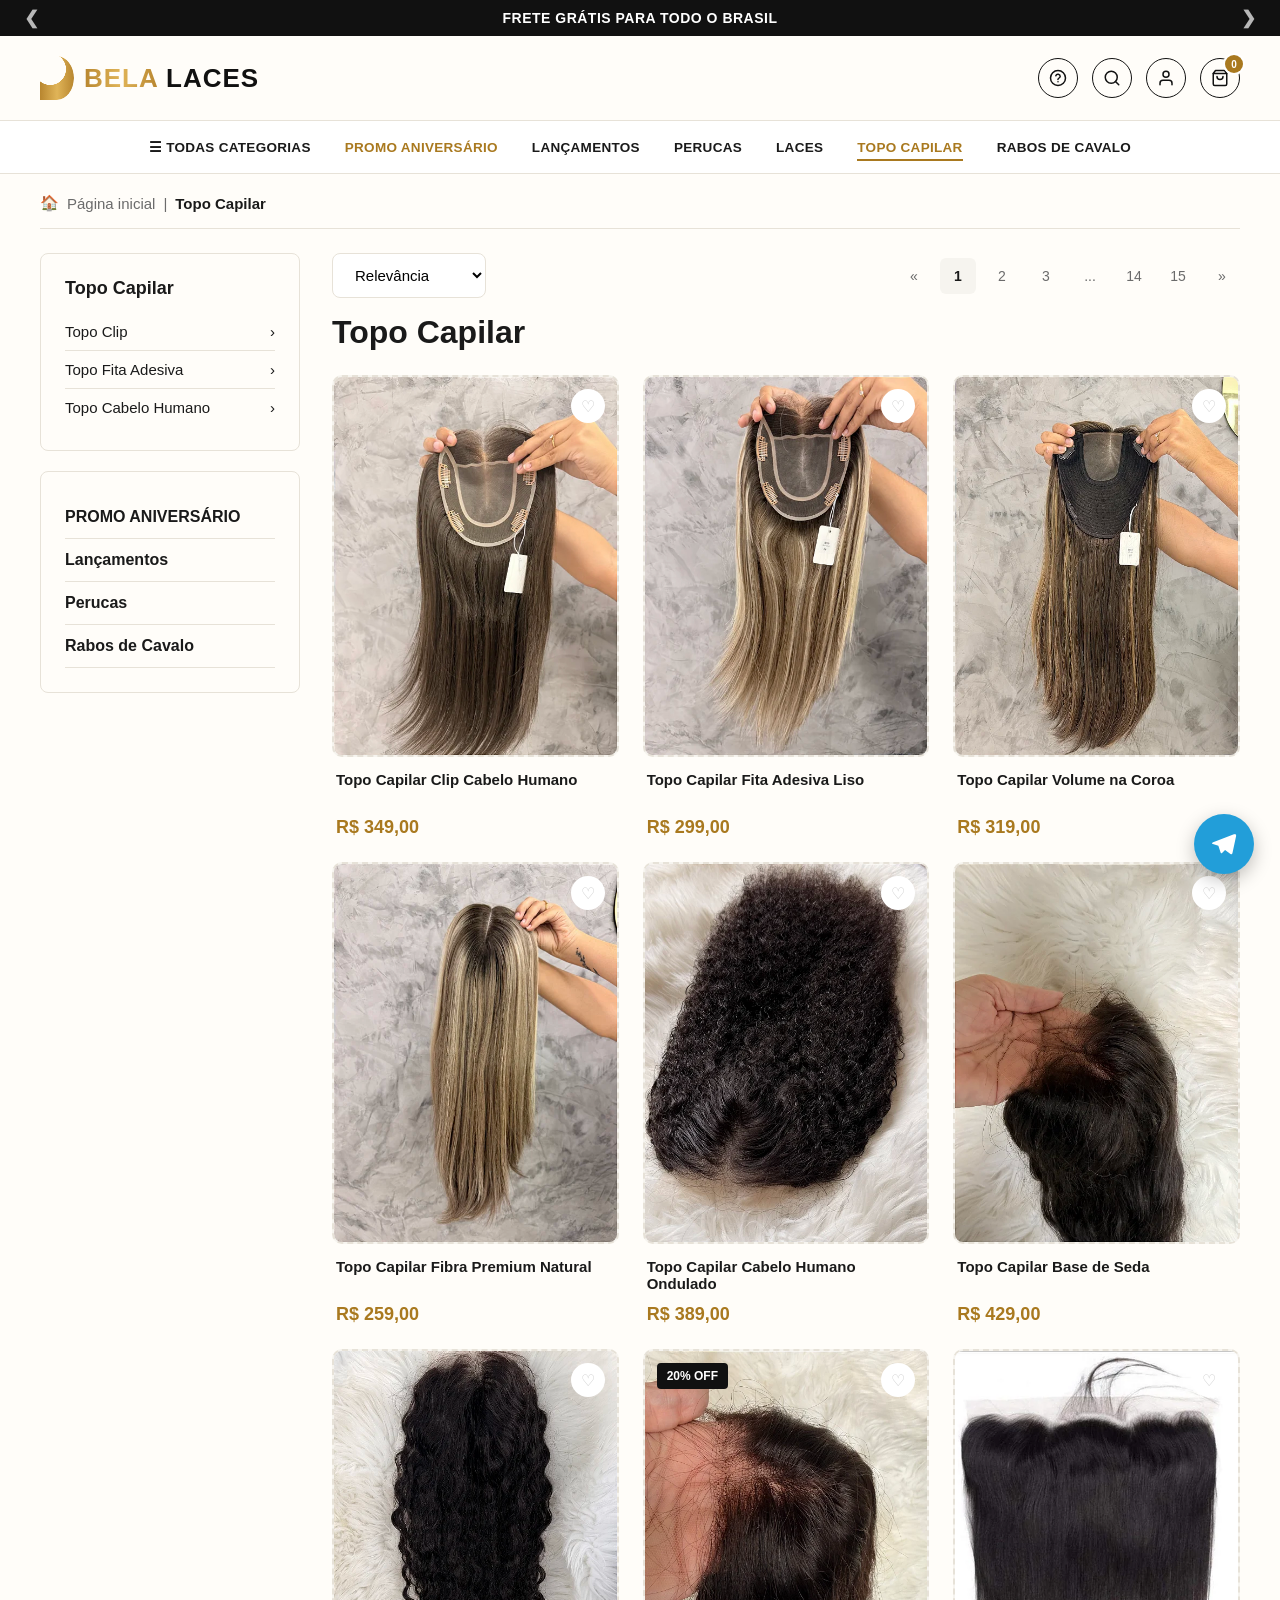
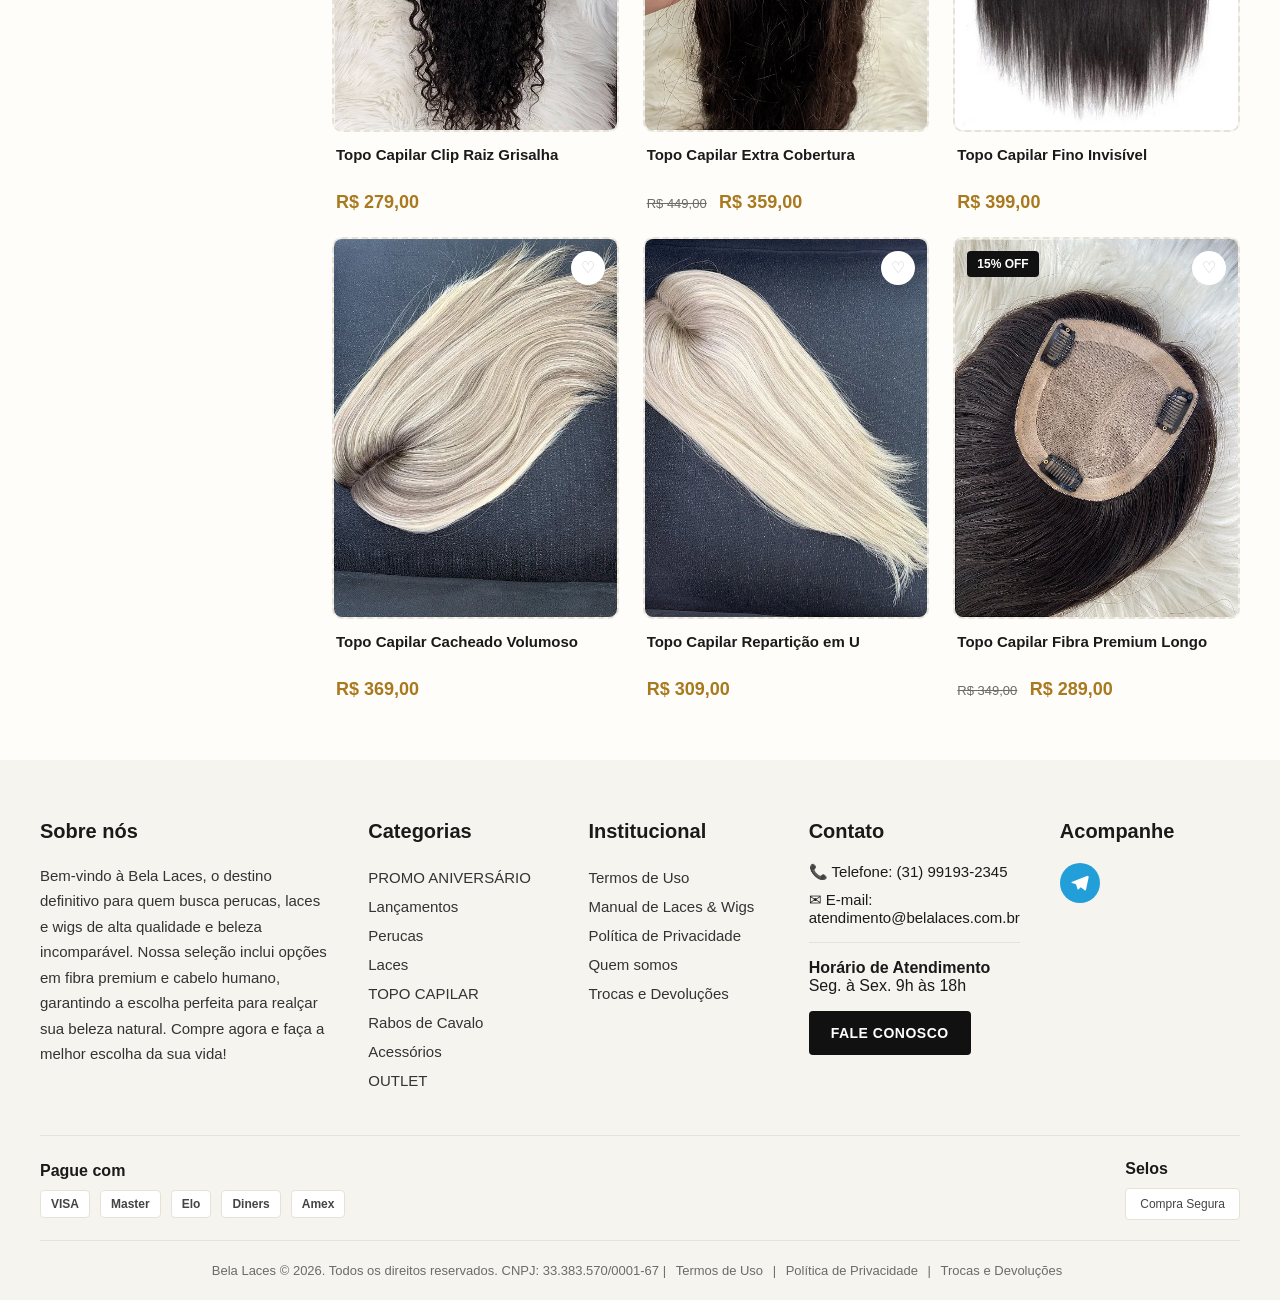
<file: topo-capilar.html>
<!DOCTYPE html>
<html lang="pt-BR">
<head>
<meta charset="UTF-8">
<meta name="viewport" content="width=device-width, initial-scale=1.0">
<title>Topo Capilar | Bela Laces</title>
<style>

  :root{
    --gold-1:#d4a942;
    --gold-2:#a9791f;
    --gold-grad: linear-gradient(90deg,#b8862f,#e0b458,#b8862f);
    --amber-bar:#c98a3d;
    --black:#111111;
    --black-soft:#1c1c1c;
    --cream:#fffdf9;
    --gray-bg:#f6f4ef;
    --text:#1a1a1a;
    --text-light:#6b6b6b;
    --border:#e7e2d8;
    --heart:#c9c9c9;
    --telegram:#229ED9;
  }
  *{box-sizing:border-box; margin:0; padding:0;}
  body{
    font-family: 'Segoe UI', Arial, sans-serif;
    color:var(--text);
    background:var(--cream);
  }
  a{text-decoration:none; color:inherit;}
  ul{list-style:none;}
  img{max-width:100%; display:block;}

  .topbar{
    background: var(--black);
    color:#fff;
    text-align:center;
    padding:10px 20px;
    font-weight:700;
    letter-spacing:.5px;
    font-size:14px;
    display:flex;
    align-items:center;
    justify-content:center;
    gap:20px;
    position:relative;
  }
  .topbar .arrow{
    position:absolute;
    cursor:pointer;
    font-size:18px;
    opacity:.7;
    transition:opacity .2s ease, transform .2s ease;
  }
  .topbar .arrow:hover{opacity:1; transform:scale(1.15);}
  .topbar .arrow.left{left:24px;}
  .topbar .arrow.right{right:24px;}

  header.main-header{
    display:flex;
    align-items:center;
    justify-content:space-between;
    gap:20px;
    padding:20px 40px;
  }
  .logo{
    display:flex;
    align-items:center;
    gap:10px;
    font-weight:800;
    font-size:26px;
    letter-spacing:1px;
    white-space:nowrap;
  }
  .logo .leaf{
    width:34px;height:44px;
    background: var(--gold-grad);
    -webkit-mask: radial-gradient(circle at 30% 30%, transparent 40%, black 41%);
    mask: radial-gradient(circle at 30% 30%, transparent 40%, black 41%);
    border-radius: 50% 50% 50% 0;
  }
  .logo span.bela{
    background:var(--gold-grad);
    -webkit-background-clip:text;
    background-clip:text;
    color:transparent;
  }
  .logo span.laces{color:var(--black);}

  .header-actions{
    display:flex;
    align-items:center;
    gap:14px;
  }
  .header-actions a{
    position:relative;
    width:40px;height:40px;
    border-radius:50%;
    border:1.5px solid var(--black);
    display:flex;align-items:center;justify-content:center;
    font-size:16px;
    color:var(--black);
    flex-shrink:0;
    transition:background .2s ease, transform .2s ease, box-shadow .2s ease, border-color .2s ease;
  }
  .header-actions a:hover{
    background:var(--black);
    color:#fff;
    border-color:var(--black);
    transform:translateY(-2px);
    box-shadow:0 6px 14px rgba(0,0,0,.18);
  }
  .header-actions a svg{width:18px;height:18px;}
  .header-actions .cart-count{
    position:absolute;
    top:-4px;
    right:-4px;
    width:18px;height:18px;
    border-radius:50%;
    background:var(--gold-2);
    color:#fff;
    font-size:10px;
    font-weight:800;
    display:flex;align-items:center;justify-content:center;
    box-shadow:0 0 0 2px #fff;
  }

  nav.main-nav{
    background:#fff;
    color:var(--text);
    border-top:1px solid var(--border);
    border-bottom:1px solid var(--border);
    position:sticky;
    top:0;
    z-index:50;
  }
  nav.main-nav ul{
    display:flex;
    align-items:center;
    justify-content:center;
    gap:34px;
    padding:16px 40px;
    flex-wrap:wrap;
  }
  nav.main-nav ul li a{
    position:relative;
    font-weight:700;
    font-size:13.5px;
    letter-spacing:.3px;
    display:flex;
    align-items:center;
    gap:6px;
    color:var(--text);
    text-transform:uppercase;
    padding:2px 0;
    transition:color .2s ease;
  }
  nav.main-nav ul li a::after{
    content:"";
    position:absolute;
    left:0; right:100%;
    bottom:-4px;
    height:2px;
    background:var(--gold-2);
    transition:right .25s ease;
  }
  nav.main-nav ul li a:hover{color:var(--gold-2);}
  nav.main-nav ul li a:hover::after{right:0;}
  nav.main-nav ul li:first-child a{gap:10px;}
  nav.main-nav .promo{color:var(--gold-2) !important;}
  nav.main-nav ul li a.active{color:var(--gold-2) !important;}
  nav.main-nav ul li a.active::after{right:0;}

  .breadcrumb{
    padding:20px 40px 0;
    display:flex;
    align-items:center;
    gap:8px;
    color:var(--text-light);
    font-size:15px;
  }
  .breadcrumb strong{color:var(--text);}
  .breadcrumb-divider{
    margin:16px 40px 0;
    border-bottom:1px solid var(--border);
  }

  .page-wrap{
    display:flex;
    gap:32px;
    padding:24px 40px 60px;
    align-items:flex-start;
  }
  aside.sidebar{
    width:260px;
    flex-shrink:0;
  }
  .filter-box{
    border:1px solid var(--border);
    border-radius:8px;
    padding:24px;
    margin-bottom:20px;
  }
  .filter-box h3{
    font-size:18px;
    margin-bottom:14px;
  }
  .filter-box ul li{
    padding:10px 0;
    border-bottom:1px solid var(--border);
    display:flex;
    justify-content:space-between;
    align-items:center;
    font-size:15px;
    cursor:pointer;
  }
  .filter-box ul li:last-child{border-bottom:none;}
  .filter-box.links ul li{
    font-weight:700;
    font-size:16px;
    border-bottom:1px solid var(--border);
    padding:12px 0;
  }

  main.content{flex:1; min-width:0;}
  .content-top{
    display:flex;
    justify-content:space-between;
    align-items:center;
    flex-wrap:wrap;
    gap:16px;
    margin-bottom:16px;
  }
  .sort-select{
    border:1px solid var(--border);
    border-radius:8px;
    padding:12px 18px;
    font-size:15px;
    background:#fff;
    cursor:pointer;
  }
  .pagination{
    display:flex;
    gap:8px;
  }
  .pagination span{
    width:36px;height:36px;
    display:flex;align-items:center;justify-content:center;
    border-radius:6px;
    font-size:14px;
    cursor:pointer;
    color:var(--text-light);
  }
  .pagination span.active{
    background:var(--gray-bg);
    color:var(--text);
    font-weight:700;
  }
  h1.section-title{
    font-size:32px;
    margin:6px 0 24px;
  }

  .product-grid{
    display:grid;
    grid-template-columns:repeat(auto-fill, minmax(220px,1fr));
    gap:24px;
  }
  .product-card{
    position:relative;
    display:flex;
    flex-direction:column;
  }
  .product-image{
    position:relative;
    aspect-ratio:3/4;
    border-radius:10px;
    overflow:hidden;
    background:var(--gray-bg);
    border:2px dashed var(--border);
    display:flex;
    align-items:center;
    justify-content:center;
    text-align:center;
    color:var(--text-light);
    font-size:13px;
    padding:14px;
  }
  .product-image img{
    width:100%;height:100%;object-fit:cover;
    position:absolute; inset:0;
  }
  .badge{
    position:absolute;
    top:12px;left:12px;
    background:var(--black);
    color:#fff;
    font-size:12px;
    font-weight:700;
    padding:6px 10px;
    border-radius:4px;
    z-index:2;
  }
  .heart{
    position:absolute;
    top:12px;right:12px;
    width:34px;height:34px;
    background:#fff;
    border-radius:50%;
    display:flex;align-items:center;justify-content:center;
    color:var(--heart);
    font-size:16px;
    z-index:2;
    cursor:pointer;
  }
  .product-info{padding:14px 4px 0;}
  .product-info .name{font-size:15px; font-weight:600; margin-bottom:6px; min-height:40px;}
  .product-info .price-old{
    color:var(--text-light);
    text-decoration:line-through;
    font-size:13px;
    margin-right:8px;
  }
  .product-info .price-new{
    font-size:18px;
    font-weight:800;
    color:var(--gold-2);
  }

  footer{
    background:var(--gray-bg);
    padding:60px 40px 0;
  }
  .footer-grid{
    display:grid;
    grid-template-columns: 1.6fr 1fr 1fr 1fr 1fr;
    gap:40px;
    padding-bottom:40px;
    border-bottom:1px solid var(--border);
  }
  .footer-grid h4{
    font-size:20px;
    margin-bottom:20px;
  }
  .footer-grid p{
    font-size:15px;
    line-height:1.7;
    color:#333;
  }
  .footer-grid ul li{
    padding:6px 0;
    font-size:15px;
    color:#333;
  }
  .footer-grid ul li a:hover{color:var(--gold-2);}
  .contact-item{
    display:flex;
    gap:10px;
    margin-bottom:10px;
    font-size:15px;
    align-items:flex-start;
  }
  .hr-light{border:none; border-top:1px solid var(--border); margin:16px 0;}
  .cta-btn{
    background:var(--black);
    color:#fff;
    border:none;
    padding:14px 22px;
    font-weight:700;
    border-radius:4px;
    cursor:pointer;
    margin-top:16px;
    font-size:14px;
    letter-spacing:.5px;
  }
  .social-row{
    display:flex;
    gap:14px;
    margin-top:6px;
  }
  .social-row a{
    width:40px;height:40px;
    border-radius:50%;
    background:var(--telegram);
    color:#fff;
    display:flex;align-items:center;justify-content:center;
  }
  .social-row a svg, .float-telegram svg{
    width:20px;height:20px;
    fill:#fff;
  }
  .float-telegram svg{width:28px;height:28px;}

  .footer-bottom{
    display:flex;
    justify-content:space-between;
    align-items:center;
    flex-wrap:wrap;
    gap:20px;
    padding:24px 0 20px;
  }
  .pay-icons{
    display:flex;
    gap:10px;
  }
  .pay-icons span{
    border:1px solid var(--border);
    background:#fff;
    padding:6px 10px;
    border-radius:4px;
    font-size:12px;
    font-weight:700;
    color:#444;
  }
  .seal{
    border:1px solid var(--border);
    background:#fff;
    padding:8px 14px;
    border-radius:4px;
    font-size:12px;
    color:#444;
  }
  .legal-bar{
    text-align:center;
    font-size:13px;
    color:var(--text-light);
    padding:22px 0;
    border-top:1px solid var(--border);
  }
  .legal-bar a{margin:0 6px; color:var(--text-light);}
  .legal-bar a:hover{color:var(--gold-2);}

  .float-telegram{
    position:fixed;
    bottom:26px;
    right:26px;
    width:60px;height:60px;
    background:var(--telegram);
    border-radius:50%;
    display:flex;align-items:center;justify-content:center;
    color:#fff;
    box-shadow:0 6px 18px rgba(0,0,0,.25);
    z-index:99;
  }

  @media (max-width: 980px){
    .page-wrap{flex-direction:column;}
    aside.sidebar{width:100%;}
    .footer-grid{grid-template-columns:1fr 1fr;}
  }
  @media (max-width: 600px){
    header.main-header{padding:16px;}
    nav.main-nav ul{padding:14px 16px; gap:20px; overflow-x:auto;}
    .page-wrap{padding:16px;}
    .breadcrumb, .breadcrumb-divider{padding-left:16px; margin-left:16px; margin-right:16px;}
    footer{padding:40px 16px 0;}
    .footer-grid{grid-template-columns:1fr;}
  }

</style>
</head>
<body>

  <!-- ===== TOPO ===== -->
  <div class="topbar">
    <span class="arrow left">&#10094;</span>
    FRETE GRÁTIS PARA TODO O BRASIL
    <span class="arrow right">&#10095;</span>
  </div>

  <!-- ===== HEADER ===== -->
  <header class="main-header">
    <a href="home.html" class="logo">
      <div class="leaf"></div>
      <div><span class="bela">BELA</span> <span class="laces">LACES</span></div>
    </a>

    <div class="header-actions">
      <a href="#" title="Central de Atendimento">
        <svg viewBox="0 0 24 24" fill="none" stroke="currentColor" stroke-width="2" stroke-linecap="round" stroke-linejoin="round"><circle cx="12" cy="12" r="10"/><path d="M9.09 9a3 3 0 0 1 5.83 1c0 2-3 2-3 4"/><line x1="12" y1="17" x2="12.01" y2="17"/></svg>
      </a>
      <a href="#" title="Buscar">
        <svg viewBox="0 0 24 24" fill="none" stroke="currentColor" stroke-width="2" stroke-linecap="round" stroke-linejoin="round"><circle cx="11" cy="11" r="8"/><line x1="21" y1="21" x2="16.65" y2="16.65"/></svg>
      </a>
      <a href="#" title="Entrar ou Cadastrar-se">
        <svg viewBox="0 0 24 24" fill="none" stroke="currentColor" stroke-width="2" stroke-linecap="round" stroke-linejoin="round"><path d="M20 21v-2a4 4 0 0 0-4-4H8a4 4 0 0 0-4 4v2"/><circle cx="12" cy="7" r="4"/></svg>
      </a>
      <a href="#" title="Minha Sacola">
        <svg viewBox="0 0 24 24" fill="none" stroke="currentColor" stroke-width="2" stroke-linecap="round" stroke-linejoin="round"><path d="M6 2 3 6v14a2 2 0 0 0 2 2h14a2 2 0 0 0 2-2V6l-3-4Z"/><path d="M3 6h18"/><path d="M16 10a4 4 0 0 1-8 0"/></svg>
        <span class="cart-count">0</span>
      </a>
    </div>
  </header>

  <!-- ===== NAV ===== -->
  <nav class="main-nav">
    <ul>
      <li><a href="home.html">&#9776; Todas Categorias</a></li>
      <li><a href="promo-aniversario.html" class="promo">PROMO ANIVERSÁRIO</a></li>
      <li><a href="lancamentos.html">Lançamentos</a></li>
      <li><a href="perucas.html">Perucas</a></li>
      <li><a href="index.html">Laces</a></li>
      <li><a href="topo-capilar.html" class="active">TOPO CAPILAR</a></li>
      <li><a href="rabos-de-cavalo.html">Rabos de Cavalo</a></li>
    </ul>
  </nav>

  <!-- ===== BREADCRUMB ===== -->
  <div class="breadcrumb">
    &#127968; <a href="home.html">Página inicial</a> | <strong>Topo Capilar</strong>
  </div>
  <div class="breadcrumb-divider"></div>

  <!-- ===== CONTEÚDO ===== -->
  <div class="page-wrap">

    <aside class="sidebar">
      <div class="filter-box">
        <h3>Topo Capilar</h3>
        <ul>
          <li>Topo Clip <span>&#8250;</span></li>
          <li>Topo Fita Adesiva <span>&#8250;</span></li>
          <li>Topo Cabelo Humano <span>&#8250;</span></li>
        </ul>
      </div>

      <div class="filter-box links">
        <ul>
          <li><a href="promo-aniversario.html">PROMO ANIVERSÁRIO</a></li>
          <li><a href="lancamentos.html">Lançamentos</a></li>
          <li><a href="perucas.html">Perucas</a></li>
          <li><a href="rabos-de-cavalo.html">Rabos de Cavalo</a></li>
        </ul>
      </div>
    </aside>

    <main class="content">
      <div class="content-top">
        <select class="sort-select">
          <option>Relevância</option>
          <option>Menor preço</option>
          <option>Maior preço</option>
          <option>Mais vendidos</option>
        </select>
        <div class="pagination" id="pagination"></div>
      </div>

      <h1 class="section-title">Topo Capilar</h1>

      <div class="product-grid" id="productGrid"></div>
    </main>
  </div>

  <!-- ===== FOOTER ===== -->
  <footer>
    <div class="footer-grid">
      <div>
        <h4>Sobre nós</h4>
        <p>
          Bem-vindo à Bela Laces, o destino definitivo para quem busca perucas, laces e
          wigs de alta qualidade e beleza incomparável. Nossa seleção inclui opções em
          fibra premium e cabelo humano, garantindo a escolha perfeita para realçar sua
          beleza natural. Compre agora e faça a melhor escolha da sua vida!
        </p>
      </div>

      <div>
        <h4>Categorias</h4>
        <ul>
          <li><a href="promo-aniversario.html">PROMO ANIVERSÁRIO</a></li>
          <li><a href="lancamentos.html">Lançamentos</a></li>
          <li><a href="perucas.html">Perucas</a></li>
          <li><a href="index.html">Laces</a></li>
          <li><a href="topo-capilar.html">TOPO CAPILAR</a></li>
          <li><a href="rabos-de-cavalo.html">Rabos de Cavalo</a></li>
          <li><a href="acessorios.html">Acessórios</a></li>
          <li><a href="outlet.html">OUTLET</a></li>
        </ul>
      </div>

      <div>
        <h4>Institucional</h4>
        <ul>
          <li><a href="termos-de-uso.html">Termos de Uso</a></li>
          <li><a href="manual-laces-wigs.html">Manual de Laces &amp; Wigs</a></li>
          <li><a href="politica-de-privacidade.html">Política de Privacidade</a></li>
          <li><a href="quem-somos.html">Quem somos</a></li>
          <li><a href="trocas-e-devolucoes.html">Trocas e Devoluções</a></li>
        </ul>
      </div>

      <div>
        <h4>Contato</h4>
        <div class="contact-item">&#128222; Telefone: (31) 99193-2345</div>
        <div class="contact-item">&#9993; E-mail: atendimento@belalaces.com.br</div>
        <hr class="hr-light">
        <div><strong>Horário de Atendimento</strong></div>
        <div>Seg. à Sex. 9h às 18h</div>
        <button class="cta-btn">FALE CONOSCO</button>
      </div>

      <div>
        <h4>Acompanhe</h4>
        <div class="social-row">
          <a href="https://t.me/SEU_USUARIO_TELEGRAM" target="_blank" title="Telegram">
            <svg viewBox="0 0 24 24"><path d="M21.05 3.4 2.7 10.53c-1.24.5-1.23 1.2-.23 1.5l4.7 1.47 1.83 5.6c.22.6.37.83.75.83.3 0 .43-.14.6-.3l2.55-2.45 4.66 3.44c.86.5 1.48.24 1.7-.8l3.08-14.5c.32-1.28-.48-1.85-1.3-1.5Z"/></svg>
          </a>
        </div>
      </div>
    </div>

    <div class="footer-bottom">
      <div>
        <div style="font-weight:700; margin-bottom:10px;">Pague com</div>
        <div class="pay-icons">
          <span>VISA</span><span>Master</span><span>Elo</span><span>Diners</span><span>Amex</span>
        </div>
      </div>
      <div>
        <div style="font-weight:700; margin-bottom:10px;">Selos</div>
        <div class="seal">Compra Segura</div>
      </div>
    </div>

    <div class="legal-bar" id="termos">
      Bela Laces © 2026. Todos os direitos reservados. CNPJ: 33.383.570/0001-67 |
      <a href="termos-de-uso.html">Termos de Uso</a> | <a href="politica-de-privacidade.html">Política de Privacidade</a> | <a href="trocas-e-devolucoes.html">Trocas e Devoluções</a>
    </div>
  </footer>

  <!-- ===== BOTÃO FLUTUANTE TELEGRAM ===== -->
  <a class="float-telegram" href="https://t.me/SEU_USUARIO_TELEGRAM" target="_blank" title="Fale conosco no Telegram">
    <svg viewBox="0 0 24 24"><path d="M21.05 3.4 2.7 10.53c-1.24.5-1.23 1.2-.23 1.5l4.7 1.47 1.83 5.6c.22.6.37.83.75.83.3 0 .43-.14.6-.3l2.55-2.45 4.66 3.44c.86.5 1.48.24 1.7-.8l3.08-14.5c.32-1.28-.48-1.85-1.3-1.5Z"/></svg>
  </a>

  <script>
    /* ============================================================
       CONFIGURAÇÃO DOS PRODUTOS
       -> Todas as fotos ficam na mesma pasta "img", numeradas
       sequencialmente. Página Topo Capilar usa img21 a img32.
    ============================================================ */
    const produtos = [
      { nome: "Topo Capilar Clip Cabelo Humano", precoAntigo: "", preco: "R$ 349,00", desconto: "", imagem: "img/img21.webp" },
      { nome: "Topo Capilar Fita Adesiva Liso", precoAntigo: "", preco: "R$ 299,00", desconto: "", imagem: "img/img22.webp" },
      { nome: "Topo Capilar Volume na Coroa", precoAntigo: "", preco: "R$ 319,00", desconto: "", imagem: "img/img23.webp" },
      { nome: "Topo Capilar Fibra Premium Natural", precoAntigo: "", preco: "R$ 259,00", desconto: "", imagem: "img/img24.webp" },
      { nome: "Topo Capilar Cabelo Humano Ondulado", precoAntigo: "", preco: "R$ 389,00", desconto: "", imagem: "img/img25.webp" },
      { nome: "Topo Capilar Base de Seda", precoAntigo: "", preco: "R$ 429,00", desconto: "", imagem: "img/img26.webp" },
      { nome: "Topo Capilar Clip Raiz Grisalha", precoAntigo: "", preco: "R$ 279,00", desconto: "", imagem: "img/img27.webp" },
      { nome: "Topo Capilar Extra Cobertura", precoAntigo: "R$ 449,00", preco: "R$ 359,00", desconto: "20% OFF", imagem: "img/img28.webp" },
      { nome: "Topo Capilar Fino Invisível", precoAntigo: "", preco: "R$ 399,00", desconto: "", imagem: "img/img29.webp" },
      { nome: "Topo Capilar Cacheado Volumoso", precoAntigo: "", preco: "R$ 369,00", desconto: "", imagem: "img/img30.webp" },
      { nome: "Topo Capilar Repartição em U", precoAntigo: "", preco: "R$ 309,00", desconto: "", imagem: "img/img31.webp" },
      { nome: "Topo Capilar Fibra Premium Longo", precoAntigo: "R$ 349,00", preco: "R$ 289,00", desconto: "15% OFF", imagem: "img/img32.webp" }
    ];

    const grid = document.getElementById('productGrid');

    produtos.forEach(p => {
      const card = document.createElement('div');
      card.className = 'product-card';

      const imgHtml = p.imagem
        ? `<img src="${p.imagem}" alt="${p.nome}">`
        : `COLOQUE AQUI<br>O LINK DA FOTO`;

      card.innerHTML = `
        <div class="product-image">
          ${p.desconto ? `<span class="badge">${p.desconto}</span>` : ''}
          <span class="heart">&#9825;</span>
          ${imgHtml}
        </div>
        <div class="product-info">
          <div class="name">${p.nome}</div>
          <div>
            ${p.precoAntigo ? `<span class="price-old">${p.precoAntigo}</span>` : ''}
            <span class="price-new">${p.preco}</span>
          </div>
        </div>
      `;
      grid.appendChild(card);
    });

    // Paginação simples (visual)
    const pag = document.getElementById('pagination');
    const paginas = ['«','1','2','3','...','14','15','»'];
    paginas.forEach((n,i) => {
      const s = document.createElement('span');
      s.textContent = n;
      if(n === '1') s.classList.add('active');
      pag.appendChild(s);
    });
  </script>

</body>
</html>
</file>
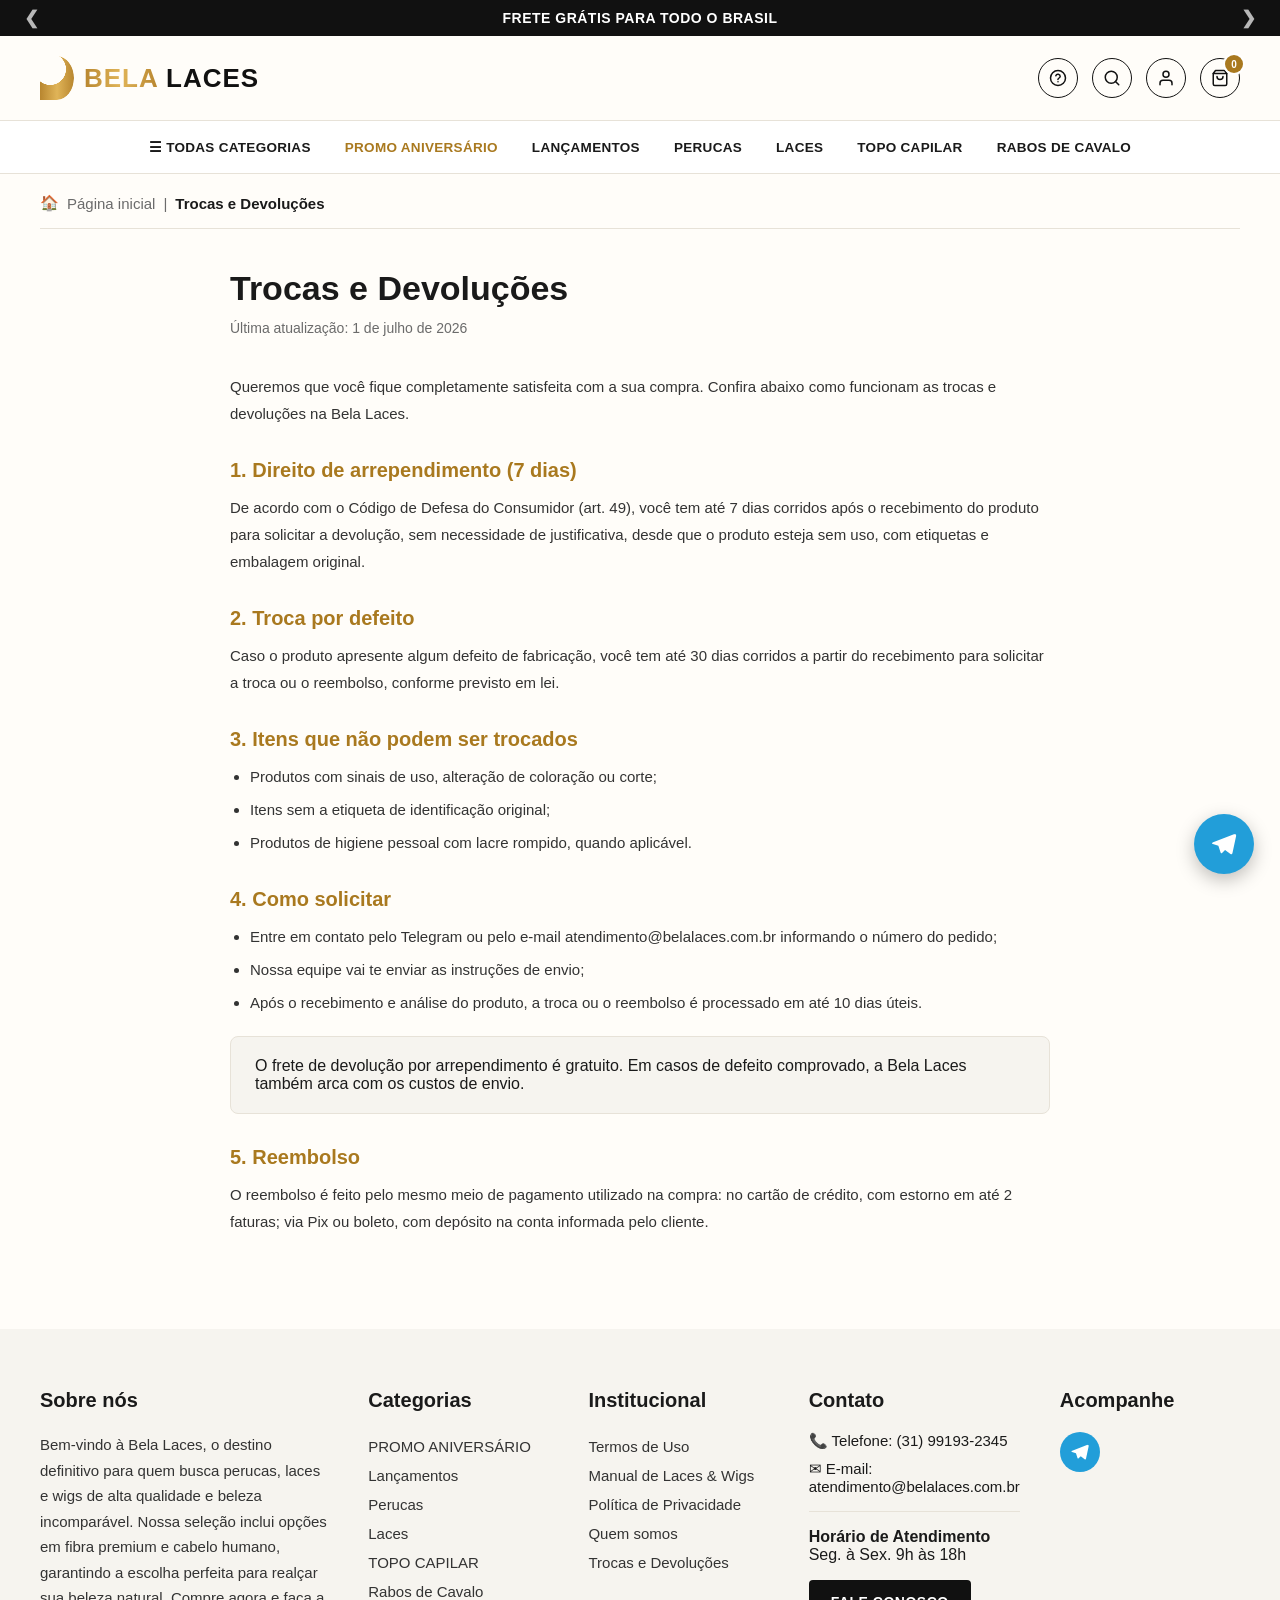
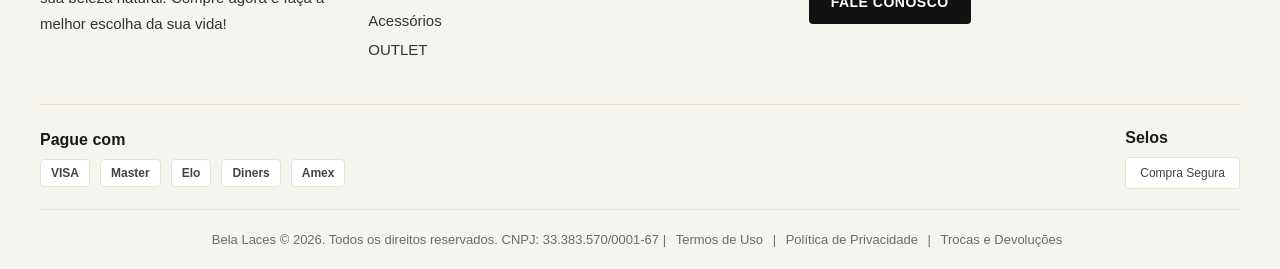
<file: trocas-e-devolucoes.html>
<!DOCTYPE html>
<html lang="pt-BR">
<head>
<meta charset="UTF-8">
<meta name="viewport" content="width=device-width, initial-scale=1.0">
<title>Trocas e Devoluções | Bela Laces</title>
<link rel="stylesheet" href="style.css">
</head>
<body>

  <div class="topbar">
    <span class="arrow left">&#10094;</span>
    FRETE GRÁTIS PARA TODO O BRASIL
    <span class="arrow right">&#10095;</span>
  </div>

  <header class="main-header">
    <a href="home.html" class="logo">
      <div class="leaf"></div>
      <div><span class="bela">BELA</span> <span class="laces">LACES</span></div>
    </a>

    <div class="header-actions">
      <a href="#" title="Central de Atendimento">
        <svg viewBox="0 0 24 24" fill="none" stroke="currentColor" stroke-width="2" stroke-linecap="round" stroke-linejoin="round"><circle cx="12" cy="12" r="10"/><path d="M9.09 9a3 3 0 0 1 5.83 1c0 2-3 2-3 4"/><line x1="12" y1="17" x2="12.01" y2="17"/></svg>
      </a>
      <a href="#" title="Buscar">
        <svg viewBox="0 0 24 24" fill="none" stroke="currentColor" stroke-width="2" stroke-linecap="round" stroke-linejoin="round"><circle cx="11" cy="11" r="8"/><line x1="21" y1="21" x2="16.65" y2="16.65"/></svg>
      </a>
      <a href="#" title="Entrar ou Cadastrar-se">
        <svg viewBox="0 0 24 24" fill="none" stroke="currentColor" stroke-width="2" stroke-linecap="round" stroke-linejoin="round"><path d="M20 21v-2a4 4 0 0 0-4-4H8a4 4 0 0 0-4 4v2"/><circle cx="12" cy="7" r="4"/></svg>
      </a>
      <a href="#" title="Minha Sacola">
        <svg viewBox="0 0 24 24" fill="none" stroke="currentColor" stroke-width="2" stroke-linecap="round" stroke-linejoin="round"><path d="M6 2 3 6v14a2 2 0 0 0 2 2h14a2 2 0 0 0 2-2V6l-3-4Z"/><path d="M3 6h18"/><path d="M16 10a4 4 0 0 1-8 0"/></svg>
        <span class="cart-count">0</span>
      </a>
    </div>
  </header>

  <nav class="main-nav">
    <ul>
      <li><a href="home.html">&#9776; Todas Categorias</a></li>
      <li><a href="promo-aniversario.html" class="promo">PROMO ANIVERSÁRIO</a></li>
      <li><a href="lancamentos.html">Lançamentos</a></li>
      <li><a href="perucas.html">Perucas</a></li>
      <li><a href="index.html">Laces</a></li>
      <li><a href="topo-capilar.html">TOPO CAPILAR</a></li>
      <li><a href="rabos-de-cavalo.html">Rabos de Cavalo</a></li>
    </ul>
  </nav>

  <div class="breadcrumb">
    &#127968; <a href="home.html">Página inicial</a> | <strong>Trocas e Devoluções</strong>
  </div>
  <div class="breadcrumb-divider"></div>

  <div class="legal-page">
    <h1>Trocas e Devoluções</h1>
    <p class="updated">Última atualização: 1 de julho de 2026</p>

    <p>
      Queremos que você fique completamente satisfeita com a sua compra.
      Confira abaixo como funcionam as trocas e devoluções na Bela Laces.
    </p>

    <h2>1. Direito de arrependimento (7 dias)</h2>
    <p>
      De acordo com o Código de Defesa do Consumidor (art. 49), você tem
      até 7 dias corridos após o recebimento do produto para solicitar a
      devolução, sem necessidade de justificativa, desde que o produto
      esteja sem uso, com etiquetas e embalagem original.
    </p>

    <h2>2. Troca por defeito</h2>
    <p>
      Caso o produto apresente algum defeito de fabricação, você tem até
      30 dias corridos a partir do recebimento para solicitar a troca ou
      o reembolso, conforme previsto em lei.
    </p>

    <h2>3. Itens que não podem ser trocados</h2>
    <ul>
      <li>Produtos com sinais de uso, alteração de coloração ou corte;</li>
      <li>Itens sem a etiqueta de identificação original;</li>
      <li>Produtos de higiene pessoal com lacre rompido, quando aplicável.</li>
    </ul>

    <h2>4. Como solicitar</h2>
    <ul>
      <li>Entre em contato pelo Telegram ou pelo e-mail atendimento@belalaces.com.br informando o número do pedido;</li>
      <li>Nossa equipe vai te enviar as instruções de envio;</li>
      <li>Após o recebimento e análise do produto, a troca ou o reembolso é processado em até 10 dias úteis.</li>
    </ul>

    <div class="box">
      O frete de devolução por arrependimento é gratuito. Em casos de
      defeito comprovado, a Bela Laces também arca com os custos de envio.
    </div>

    <h2>5. Reembolso</h2>
    <p>
      O reembolso é feito pelo mesmo meio de pagamento utilizado na
      compra: no cartão de crédito, com estorno em até 2 faturas; via Pix
      ou boleto, com depósito na conta informada pelo cliente.
    </p>
  </div>

  <footer>
    <div class="footer-grid">
      <div>
        <h4>Sobre nós</h4>
        <p>
          Bem-vindo à Bela Laces, o destino definitivo para quem busca perucas, laces e
          wigs de alta qualidade e beleza incomparável. Nossa seleção inclui opções em
          fibra premium e cabelo humano, garantindo a escolha perfeita para realçar sua
          beleza natural. Compre agora e faça a melhor escolha da sua vida!
        </p>
      </div>
      <div>
        <h4>Categorias</h4>
        <ul>
          <li><a href="promo-aniversario.html">PROMO ANIVERSÁRIO</a></li>
          <li><a href="lancamentos.html">Lançamentos</a></li>
          <li><a href="perucas.html">Perucas</a></li>
          <li><a href="index.html">Laces</a></li>
          <li><a href="topo-capilar.html">TOPO CAPILAR</a></li>
          <li><a href="rabos-de-cavalo.html">Rabos de Cavalo</a></li>
          <li><a href="acessorios.html">Acessórios</a></li>
          <li><a href="outlet.html">OUTLET</a></li>
        </ul>
      </div>
      <div>
        <h4>Institucional</h4>
        <ul>
          <li><a href="termos-de-uso.html">Termos de Uso</a></li>
          <li><a href="manual-laces-wigs.html">Manual de Laces &amp; Wigs</a></li>
          <li><a href="politica-de-privacidade.html">Política de Privacidade</a></li>
          <li><a href="quem-somos.html">Quem somos</a></li>
          <li><a href="trocas-e-devolucoes.html">Trocas e Devoluções</a></li>
        </ul>
      </div>
      <div>
        <h4>Contato</h4>
        <div class="contact-item">&#128222; Telefone: (31) 99193-2345</div>
        <div class="contact-item">&#9993; E-mail: atendimento@belalaces.com.br</div>
        <hr class="hr-light">
        <div><strong>Horário de Atendimento</strong></div>
        <div>Seg. à Sex. 9h às 18h</div>
        <button class="cta-btn">FALE CONOSCO</button>
      </div>
      <div>
        <h4>Acompanhe</h4>
        <div class="social-row">
          <a href="https://t.me/SEU_USUARIO_TELEGRAM" target="_blank" title="Telegram">
            <svg viewBox="0 0 24 24"><path d="M21.05 3.4 2.7 10.53c-1.24.5-1.23 1.2-.23 1.5l4.7 1.47 1.83 5.6c.22.6.37.83.75.83.3 0 .43-.14.6-.3l2.55-2.45 4.66 3.44c.86.5 1.48.24 1.7-.8l3.08-14.5c.32-1.28-.48-1.85-1.3-1.5Z"/></svg>
          </a>
        </div>
      </div>
    </div>

    <div class="footer-bottom">
      <div>
        <div style="font-weight:700; margin-bottom:10px;">Pague com</div>
        <div class="pay-icons">
          <span>VISA</span><span>Master</span><span>Elo</span><span>Diners</span><span>Amex</span>
        </div>
      </div>
      <div>
        <div style="font-weight:700; margin-bottom:10px;">Selos</div>
        <div class="seal">Compra Segura</div>
      </div>
    </div>

    <div class="legal-bar">
      Bela Laces © 2026. Todos os direitos reservados. CNPJ: 33.383.570/0001-67 |
      <a href="termos-de-uso.html">Termos de Uso</a> | <a href="politica-de-privacidade.html">Política de Privacidade</a> | <a href="trocas-e-devolucoes.html">Trocas e Devoluções</a>
    </div>
  </footer>

  <a class="float-telegram" href="https://t.me/SEU_USUARIO_TELEGRAM" target="_blank" title="Fale conosco no Telegram">
    <svg viewBox="0 0 24 24"><path d="M21.05 3.4 2.7 10.53c-1.24.5-1.23 1.2-.23 1.5l4.7 1.47 1.83 5.6c.22.6.37.83.75.83.3 0 .43-.14.6-.3l2.55-2.45 4.66 3.44c.86.5 1.48.24 1.7-.8l3.08-14.5c.32-1.28-.48-1.85-1.3-1.5Z"/></svg>
  </a>

</body>
</html>
</file>
<file: roleta.css>
/* ================= POP-UP ROLETA BELA LACES ================= */
.roleta-overlay{
  position:fixed;
  inset:0;
  background:rgba(10,10,10,.72);
  backdrop-filter:blur(3px);
  display:flex;
  align-items:center;
  justify-content:center;
  z-index:999;
  opacity:0;
  pointer-events:none;
  transition:opacity .35s ease;
  padding:16px;
}
.roleta-overlay.show{
  opacity:1;
  pointer-events:all;
}

.roleta-modal{
  background:var(--cream, #fffdf9);
  border-radius:18px;
  width:100%;
  max-width:400px;
  max-height:92vh;
  overflow-y:auto;
  padding:30px 26px 26px;
  position:relative;
  text-align:center;
  box-shadow:0 24px 60px rgba(0,0,0,.4), 0 2px 0 rgba(255,255,255,.6) inset;
  transform:scale(.85) translateY(10px);
  transition:transform .4s cubic-bezier(.2,.9,.25,1.15);
}
.roleta-overlay.show .roleta-modal{
  transform:scale(1) translateY(0);
}
.roleta-modal::before{
  content:"";
  position:absolute;
  top:0; left:0; right:0;
  height:5px;
  border-radius:18px 18px 0 0;
  background:linear-gradient(90deg,#ffcb52,#e8438d,#ffcb52);
  background-size:200% 100%;
  animation:roletaShimmer 3s linear infinite;
}
@keyframes roletaShimmer{
  0%{background-position:0% 0;}
  100%{background-position:200% 0;}
}

.roleta-close{
  position:absolute;
  top:12px;
  right:14px;
  width:32px;
  height:32px;
  border-radius:50%;
  border:none;
  background:var(--gray-bg, #f6f4ef);
  color:var(--text, #1a1a1a);
  font-size:18px;
  cursor:pointer;
  display:flex;
  align-items:center;
  justify-content:center;
  line-height:1;
  z-index:2;
  transition:background .2s ease, transform .2s ease, color .2s ease;
}
.roleta-close:hover{
  background:#f0e2e2;
  color:#e8438d;
  transform:rotate(90deg);
}

/* ---- textos acima da roleta (bem alinhados) ---- */
.roleta-eyebrow{
  font-size:12px;
  font-weight:700;
  letter-spacing:1px;
  color:var(--gold-2, #a9791f);
  text-transform:uppercase;
  margin-bottom:8px;
  text-align:center;
}
.roleta-title{
  font-size:21px;
  font-weight:800;
  margin:0 auto 8px;
  line-height:1.35;
  text-align:center;
  max-width:320px;
  color:var(--text,#1a1a1a);
}
.rl-hl{
  color:#e8438d;
  font-weight:900;
}
.rl-hl-sm{
  color:#e8438d;
  font-weight:900;
}
.roleta-subtitle{
  font-size:14.5px;
  color:var(--text-light, #6b6b6b);
  margin:0 auto 22px;
  text-align:center;
  max-width:300px;
  line-height:1.5;
}

/* ---- roda ---- */
.roleta-wheel-wrap{
  position:relative;
  width:264px;
  height:264px;
  margin:0 auto 24px;
}
.roleta-lights{
  position:absolute;
  inset:0;
}
.roleta-light{
  position:absolute;
  width:7px;
  height:7px;
  border-radius:50%;
  background:#fff6d8;
  box-shadow:0 0 6px 2px rgba(255,200,0,.85);
  transform:translate(-50%,-50%);
  animation:roletaTwinkle 1.4s ease-in-out infinite;
}
@keyframes roletaTwinkle{
  0%,100%{ opacity:.35; transform:translate(-50%,-50%) scale(.75); }
  50%{ opacity:1; transform:translate(-50%,-50%) scale(1.2); }
}

.roleta-pointer{
  position:absolute;
  top:2px;
  left:50%;
  transform:translateX(-50%);
  width:0;
  height:0;
  border-left:15px solid transparent;
  border-right:15px solid transparent;
  border-top:24px solid var(--gold-2, #a9791f);
  z-index:5;
  filter:drop-shadow(0 3px 3px rgba(0,0,0,.35));
}
.roleta-wheel{
  position:absolute;
  inset:15px;
  border-radius:50%;
  border:5px solid var(--gold-2, #a9791f);
  box-shadow:0 10px 26px rgba(0,0,0,.28), inset 0 0 0 3px #fff;
  transition:transform 4.2s cubic-bezier(.15,.7,.1,1);
  animation:roletaGlow 1.8s ease-in-out infinite;
  overflow:hidden;
}
@keyframes roletaGlow{
  0%,100%{ box-shadow:0 10px 26px rgba(0,0,0,.28), inset 0 0 0 3px #fff, 0 0 0 0 rgba(255,183,3,.5); }
  50%{ box-shadow:0 10px 26px rgba(0,0,0,.28), inset 0 0 0 3px #fff, 0 0 26px 7px rgba(255,183,3,.55); }
}
.roleta-wheel-center{
  position:absolute;
  top:50%;
  left:50%;
  width:46px;
  height:46px;
  border-radius:50%;
  background:var(--gold-2, #a9791f);
  transform:translate(-50%,-50%);
  z-index:4;
  display:flex;
  align-items:center;
  justify-content:center;
  box-shadow:0 0 0 4px #fff, 0 4px 10px rgba(0,0,0,.25);
}
.roleta-wheel-center svg{width:22px;height:22px;fill:#fff;}

/* Texto dos gomos: SEMPRE branco, mesmo peso, mesma sombra, sem emoji  */
.roleta-segment-label{
  position:absolute;
  top:50%;
  left:50%;
  width:78px;
  text-align:center;
  pointer-events:none;
  line-height:1.2;
  font-size:13px;
  font-weight:800;
  letter-spacing:.2px;
  color:#ffffff;
  text-shadow:
    0 1px 2px rgba(0,0,0,.55),
    0 0 6px rgba(0,0,0,.35);
}

/* ---- botão girar ---- */
.roleta-spin-btn{
  width:100%;
  background:linear-gradient(180deg,#ff6a86,#e8438d);
  color:#fff;
  border:none;
  padding:15px 20px;
  border-radius:10px;
  font-size:15px;
  font-weight:800;
  letter-spacing:.4px;
  cursor:pointer;
  text-transform:uppercase;
  box-shadow:
    0 10px 20px rgba(232,67,141,.4),
    0 3px 6px rgba(0,0,0,.15),
    inset 0 2px 0 rgba(255,255,255,.3),
    inset 0 -3px 0 rgba(0,0,0,.15);
  transition:transform .15s ease, box-shadow .15s ease;
  animation:roletaPulse 1.8s ease-in-out infinite;
}
@keyframes roletaPulse{
  0%,100%{
    box-shadow:
      0 10px 20px rgba(232,67,141,.4),
      0 3px 6px rgba(0,0,0,.15),
      inset 0 2px 0 rgba(255,255,255,.3),
      inset 0 -3px 0 rgba(0,0,0,.15);
  }
  50%{
    box-shadow:
      0 12px 26px rgba(232,67,141,.55),
      0 3px 6px rgba(0,0,0,.15),
      inset 0 2px 0 rgba(255,255,255,.3),
      inset 0 -3px 0 rgba(0,0,0,.15);
  }
}
.roleta-spin-btn:hover{
  transform:translateY(-3px);
  box-shadow:
    0 14px 28px rgba(232,67,141,.5),
    0 3px 6px rgba(0,0,0,.15),
    inset 0 2px 0 rgba(255,255,255,.3),
    inset 0 -3px 0 rgba(0,0,0,.15);
}
.roleta-spin-btn:active{transform:translateY(0); box-shadow:0 6px 14px rgba(232,67,141,.4), inset 0 2px 0 rgba(255,255,255,.2);}
.roleta-spin-btn:disabled{
  opacity:.55;
  cursor:not-allowed;
  transform:none;
  animation:none;
}

.roleta-skip{
  display:inline-block;
  margin:16px auto 0;
  font-size:13px;
  font-weight:600;
  color:var(--text-light, #6b6b6b);
  text-decoration:none;
  cursor:pointer;
  background:none;
  border:none;
  padding:6px 14px;
  border-radius:6px;
  transition:color .15s ease, background .15s ease;
}
.roleta-skip:hover{
  color:var(--text, #1a1a1a);
  background:var(--gray-bg, #f6f4ef);
}

/* ---- resultado ---- */
.roleta-result{
  display:none;
}
.roleta-result.show{
  display:block;
}
.roleta-result .roleta-prize-badge{
  display:inline-block;
  background:linear-gradient(180deg,#ffcb52,#e8438d);
  color:#fff;
  font-weight:900;
  font-size:27px;
  padding:9px 24px;
  border-radius:12px;
  margin-bottom:12px;
  box-shadow:0 10px 22px rgba(232,67,141,.4);
  animation:roletaBounceIn .5s ease;
}
@keyframes roletaBounceIn{
  0%{ transform:scale(.3); opacity:0; }
  60%{ transform:scale(1.15); opacity:1; }
  100%{ transform:scale(1); }
}
.roleta-coupon-box{
  display:flex;
  align-items:center;
  justify-content:center;
  gap:10px;
  border:2px dashed var(--gold-2, #a9791f);
  border-radius:10px;
  padding:12px 16px;
  margin:16px 0 18px;
  font-size:19px;
  font-weight:800;
  letter-spacing:1.5px;
  color:var(--text, #1a1a1a);
  background:#fff;
  box-shadow:0 4px 12px rgba(0,0,0,.06);
}
.roleta-copy-btn{
  border:1px solid var(--border,#e7e2d8);
  background:#fff;
  border-radius:6px;
  padding:7px 12px;
  font-size:12px;
  font-weight:700;
  cursor:pointer;
  color:var(--gold-2,#a9791f);
  transition:background .2s ease, transform .15s ease, box-shadow .2s ease;
}
.roleta-copy-btn:hover{
  background:var(--gray-bg,#f6f4ef);
  transform:translateY(-1px);
  box-shadow:0 4px 10px rgba(0,0,0,.1);
}
.roleta-copy-btn:active{transform:translateY(0);}

.roleta-claim-btn{
  display:flex;
  align-items:center;
  justify-content:center;
  gap:8px;
  width:100%;
  background:var(--telegram, #229ED9);
  color:#fff;
  border:none;
  padding:15px 20px;
  border-radius:10px;
  font-size:15px;
  font-weight:800;
  cursor:pointer;
  text-decoration:none;
  box-shadow:0 8px 18px rgba(34,158,217,.35);
  transition:background .2s ease, transform .15s ease, box-shadow .2s ease;
}
.roleta-claim-btn svg{width:18px;height:18px;fill:#fff;}
.roleta-claim-btn:hover{
  background:#1c85ba;
  transform:translateY(-2px);
  box-shadow:0 12px 24px rgba(34,158,217,.45);
}
.roleta-claim-btn:active{transform:translateY(0);}

.roleta-fineprint{
  margin-top:14px;
  font-size:11px;
  color:var(--text-light, #6b6b6b);
}

@media (max-width:480px){
  .roleta-wheel-wrap{width:224px;height:224px;}
  .roleta-title{font-size:18.5px;}
}
</file>
<file: style.css>
:root{
  --gold-1:#d4a942;
  --gold-2:#a9791f;
  --gold-grad: linear-gradient(90deg,#b8862f,#e0b458,#b8862f);
  --amber-bar:#c98a3d;
  --black:#111111;
  --cream:#fffdf9;
  --gray-bg:#f6f4ef;
  --text:#1a1a1a;
  --text-light:#6b6b6b;
  --border:#e7e2d8;
  --telegram:#229ED9;
}
*{box-sizing:border-box; margin:0; padding:0;}
body{
  font-family: 'Segoe UI', Arial, sans-serif;
  color:var(--text);
  background:var(--cream);
}
a{text-decoration:none; color:inherit;}
ul{list-style:none;}
img{max-width:100%; display:block;}

/* ---------- TOP BAR ---------- */
.topbar{
  background: var(--black);
  color:#fff;
  text-align:center;
  padding:10px 20px;
  font-weight:700;
  letter-spacing:.5px;
  font-size:14px;
  display:flex;
  align-items:center;
  justify-content:center;
  gap:20px;
  position:relative;
}
.topbar .arrow{
  position:absolute;
  cursor:pointer;
  font-size:18px;
  opacity:.7;
  transition:opacity .2s ease, transform .2s ease;
}
.topbar .arrow:hover{opacity:1; transform:scale(1.15);}
.topbar .arrow.left{left:24px;}
.topbar .arrow.right{right:24px;}

/* ---------- HEADER ---------- */
header.main-header{
  display:flex;
  align-items:center;
  justify-content:space-between;
  gap:20px;
  padding:20px 40px;
}
.logo{
  display:flex;
  align-items:center;
  gap:10px;
  font-weight:800;
  font-size:26px;
  letter-spacing:1px;
  white-space:nowrap;
}
.logo .leaf{
  width:34px;height:44px;
  background: var(--gold-grad);
  -webkit-mask: radial-gradient(circle at 30% 30%, transparent 40%, black 41%);
  mask: radial-gradient(circle at 30% 30%, transparent 40%, black 41%);
  border-radius: 50% 50% 50% 0;
}
.logo span.bela{
  background:var(--gold-grad);
  -webkit-background-clip:text;
  background-clip:text;
  color:transparent;
}
.logo span.laces{color:var(--black);}

.header-actions{
  display:flex;
  align-items:center;
  gap:14px;
}
.header-actions a{
  position:relative;
  width:40px;height:40px;
  border-radius:50%;
  border:1.5px solid var(--black);
  display:flex;align-items:center;justify-content:center;
  font-size:16px;
  color:var(--black);
  flex-shrink:0;
  transition:background .2s ease, transform .2s ease, box-shadow .2s ease, border-color .2s ease;
}
.header-actions a:hover{
  background:var(--black);
  color:#fff;
  border-color:var(--black);
  transform:translateY(-2px);
  box-shadow:0 6px 14px rgba(0,0,0,.18);
}
.header-actions a svg{width:18px;height:18px;}
.header-actions .cart-count{
  position:absolute;
  top:-4px;
  right:-4px;
  width:18px;height:18px;
  border-radius:50%;
  background:var(--gold-2);
  color:#fff;
  font-size:10px;
  font-weight:800;
  display:flex;align-items:center;justify-content:center;
  box-shadow:0 0 0 2px #fff;
}

/* ---------- NAV ---------- */
nav.main-nav{
  background:#fff;
  color:var(--text);
  border-top:1px solid var(--border);
  border-bottom:1px solid var(--border);
  position:sticky;
  top:0;
  z-index:50;
}
nav.main-nav ul{
  display:flex;
  align-items:center;
  justify-content:center;
  gap:34px;
  padding:16px 40px;
  flex-wrap:wrap;
}
nav.main-nav ul li a{
  position:relative;
  font-weight:700;
  font-size:13.5px;
  letter-spacing:.3px;
  display:flex;
  align-items:center;
  gap:6px;
  color:var(--text);
  text-transform:uppercase;
  padding:2px 0;
  transition:color .2s ease;
}
nav.main-nav ul li a::after{
  content:"";
  position:absolute;
  left:0; right:100%;
  bottom:-4px;
  height:2px;
  background:var(--gold-2);
  transition:right .25s ease;
}
nav.main-nav ul li a:hover{color:var(--gold-2);}
nav.main-nav ul li a:hover::after{right:0;}
nav.main-nav ul li:first-child a{gap:10px;}
nav.main-nav .promo{color:var(--gold-2) !important;}
nav.main-nav ul li a.active{color:var(--gold-2) !important;}
nav.main-nav ul li a.active::after{right:0;}

/* ---------- BREADCRUMB ---------- */
.breadcrumb{
  padding:20px 40px 0;
  display:flex;
  align-items:center;
  gap:8px;
  color:var(--text-light);
  font-size:15px;
}
.breadcrumb strong{color:var(--text);}
.breadcrumb-divider{
  margin:16px 40px 0;
  border-bottom:1px solid var(--border);
}

/* ---------- LEGAL / TEXT PAGES ---------- */
.legal-page{
  max-width:900px;
  margin:0 auto;
  padding:40px 40px 80px;
}
.legal-page h1{
  font-size:34px;
  margin-bottom:8px;
}
.legal-page .updated{
  color:var(--text-light);
  font-size:14px;
  margin-bottom:32px;
}
.legal-page h2{
  font-size:20px;
  margin:32px 0 12px;
  color:var(--gold-2);
}
.legal-page p{
  font-size:15px;
  line-height:1.8;
  color:#333;
  margin-bottom:14px;
}
.legal-page ul{
  margin:0 0 14px 20px;
  list-style:disc;
}
.legal-page ul li{
  font-size:15px;
  line-height:1.8;
  color:#333;
  margin-bottom:6px;
}
.legal-page .box{
  background:var(--gray-bg);
  border:1px solid var(--border);
  border-radius:8px;
  padding:20px 24px;
  margin:20px 0;
}
.legal-page .team-grid{
  display:grid;
  grid-template-columns:repeat(auto-fill, minmax(180px,1fr));
  gap:20px;
  margin:24px 0;
}
.legal-page .team-card{
  text-align:center;
}
.legal-page .team-photo{
  aspect-ratio:1/1;
  border-radius:10px;
  background:#fff;
  border:2px dashed var(--border);
  display:flex;align-items:center;justify-content:center;
  color:var(--text-light);
  font-size:12px;
  margin-bottom:10px;
  padding:10px;
  text-align:center;
}

/* ---------- FOOTER ---------- */
footer{
  background:var(--gray-bg);
  padding:60px 40px 0;
}
.footer-grid{
  display:grid;
  grid-template-columns: 1.6fr 1fr 1fr 1fr 1fr;
  gap:40px;
  padding-bottom:40px;
  border-bottom:1px solid var(--border);
}
.footer-grid h4{
  font-size:20px;
  margin-bottom:20px;
}
.footer-grid p{
  font-size:15px;
  line-height:1.7;
  color:#333;
}
.footer-grid ul li{
  padding:6px 0;
  font-size:15px;
  color:#333;
}
.footer-grid ul li a:hover{color:var(--gold-2);}
.contact-item{
  display:flex;
  gap:10px;
  margin-bottom:10px;
  font-size:15px;
  align-items:flex-start;
}
.hr-light{border:none; border-top:1px solid var(--border); margin:16px 0;}
.cta-btn{
  background:var(--black);
  color:#fff;
  border:none;
  padding:14px 22px;
  font-weight:700;
  border-radius:4px;
  cursor:pointer;
  margin-top:16px;
  font-size:14px;
  letter-spacing:.5px;
}
.social-row{
  display:flex;
  gap:14px;
  margin-top:6px;
}
.social-row a{
  width:40px;height:40px;
  border-radius:50%;
  background:var(--telegram);
  color:#fff;
  display:flex;align-items:center;justify-content:center;
}
.social-row a svg, .float-telegram svg{
  width:20px;height:20px;
  fill:#fff;
}
.float-telegram svg{width:28px;height:28px;}

.footer-bottom{
  display:flex;
  justify-content:space-between;
  align-items:center;
  flex-wrap:wrap;
  gap:20px;
  padding:24px 0 20px;
}
.pay-icons{
  display:flex;
  gap:10px;
}
.pay-icons span{
  border:1px solid var(--border);
  background:#fff;
  padding:6px 10px;
  border-radius:4px;
  font-size:12px;
  font-weight:700;
  color:#444;
}
.seal{
  border:1px solid var(--border);
  background:#fff;
  padding:8px 14px;
  border-radius:4px;
  font-size:12px;
  color:#444;
}
.legal-bar{
  text-align:center;
  font-size:13px;
  color:var(--text-light);
  padding:22px 0;
  border-top:1px solid var(--border);
}
.legal-bar a{margin:0 6px; color:var(--text-light);}
.legal-bar a:hover{color:var(--gold-2);}

/* ---------- FLOATING TELEGRAM ---------- */
.float-telegram{
  position:fixed;
  bottom:26px;
  right:26px;
  width:60px;height:60px;
  background:var(--telegram);
  border-radius:50%;
  display:flex;align-items:center;justify-content:center;
  color:#fff;
  box-shadow:0 6px 18px rgba(0,0,0,.25);
  z-index:99;
}

/* ---------- RESPONSIVE ---------- */
@media (max-width: 980px){
  .footer-grid{grid-template-columns:1fr 1fr;}
}
@media (max-width: 600px){
  header.main-header{padding:16px;}
  nav.main-nav ul{padding:14px 16px; gap:20px; overflow-x:auto;}
  .breadcrumb, .breadcrumb-divider{padding-left:16px; margin-left:16px; margin-right:16px;}
  footer{padding:40px 16px 0;}
  .footer-grid{grid-template-columns:1fr;}
  .legal-page{padding:24px 20px 60px;}
}
</file>
